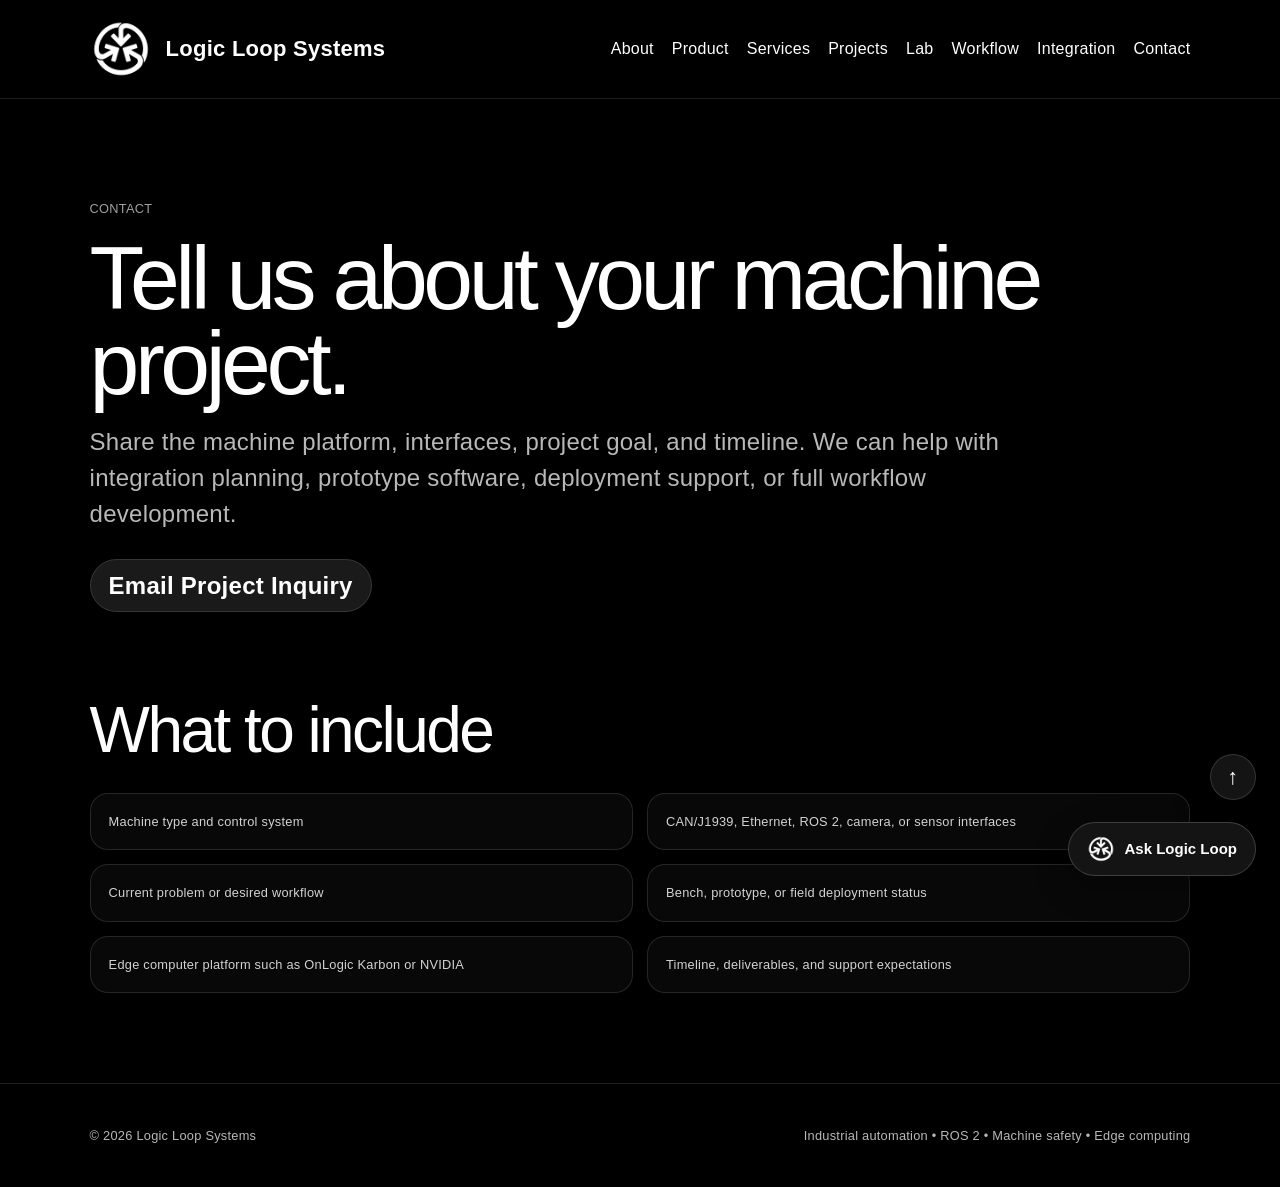
<file: contact.html>
<!DOCTYPE html>

<html data-wf-page="lls-page" data-wf-site="lls" lang="en"><head><meta charset="utf-8"/><title>Contact | Logic Loop Systems</title><meta content="width=device-width, initial-scale=1" name="viewport"/><meta content="Contact Logic Loop Systems for industrial automation, ROS 2, machine integration, and edge computing projects." name="description"/><meta content="Contact | Logic Loop Systems" property="og:title"/><meta content="Contact Logic Loop Systems for industrial automation, ROS 2, machine integration, and edge computing projects." property="og:description"/><meta content="website" property="og:type"/><link href="images/favicon-32x32.png" rel="icon" sizes="32x32" type="image/png"/><link href="css/normalize.css" rel="stylesheet"/><link href="css/webflow.css" rel="stylesheet"/><link href="css/logicloopsystems.webflow.css" rel="stylesheet"/><style>
:root{
  --bg:#000000;
  --panel:#101010;
  --panel2:#161616;
  --muted:rgba(255,255,255,.72);
  --line:rgba(255,255,255,.12);
  --accent:#ffffff;
}

*{
  box-sizing:border-box;
}

body{
  margin:0;
  background:#000;
  color:#fff;
  font-family:'Inter Tight',Arial,sans-serif;
}

a{
  color:inherit;
  text-decoration:none;
}

/* NAVBAR */

.page-nav{
  position:sticky;
  top:0;
  z-index:50;
  display:flex;
  align-items:center;
  justify-content:space-between;
  gap:24px;
  padding:18px 7vw;
  background:rgba(0,0,0,.85);
  backdrop-filter:blur(16px);
  border-bottom:1px solid var(--line);
}

.brand{
  display:flex;
  align-items:center;
  gap:14px;
  font-weight:800;
  font-size:22px;
}

.brand img{
  width:62px;
  height:62px;
  object-fit:contain;
}

.nav-links{
  display:flex;
  gap:24px;
  align-items:center;
  font-size:18px;
}

.nav-cta{
  border:1px solid var(--line);
  border-radius:999px;
  padding:12px 18px;
  background:#fff;
  color:#000;
  font-weight:800;
}

/* HERO */

.hero{
  padding:100px 7vw 48px;
  max-width:1280px;
  margin:auto;
}

.eyebrow{
  letter-spacing:.18em;
  text-transform:uppercase;
  color:#bdbdbd;
  font-size:13px;
  font-weight:800;
}

.hero h1{
  font-size:clamp(44px,7vw,96px);
  line-height:.95;
  margin:18px 0;
  letter-spacing:-.05em;
}

.hero p{
  font-size:clamp(18px,2vw,24px);
  color:var(--muted);
  line-height:1.5;
  max-width:920px;
}

/* CARDS */

.grid{
  display:grid;
  grid-template-columns:repeat(3,1fr);
  gap:18px;
  max-width:1280px;
  margin:28px auto;
  padding:0 7vw 80px;
}

.card{
  background:linear-gradient(
    180deg,
    rgba(255,255,255,.05),
    rgba(255,255,255,.02)
  );
  border:1px solid var(--line);
  border-radius:28px;
  padding:28px;
  min-height:260px;
  transition:.25s ease;
}

.card:hover{
  transform:translateY(-4px);
  border-color:rgba(255,255,255,.25);
}

.card img{
  width:54px;
  height:54px;
  object-fit:contain;
  margin-bottom:18px;
}

.card h2,
.card h3{
  font-size:26px;
  margin:0 0 12px;
  letter-spacing:-.02em;
}

.card p{
  color:var(--muted);
  line-height:1.55;
  font-size:16px;
  margin:0;
}

.tagrow{
  display:flex;
  flex-wrap:wrap;
  gap:10px;
  margin-top:18px;
}

.tag{
  border:1px solid var(--line);
  border-radius:999px;
  padding:8px 12px;
  color:rgba(255,255,255,.78);
  font-size:13px;
  background:rgba(255,255,255,.03);
}

/* SECTIONS */

.section{
  max-width:1280px;
  margin:0 auto;
  padding:40px 7vw 90px;
}

.section h2{
  font-size:clamp(34px,5vw,64px);
  letter-spacing:-.04em;
  margin:0 0 18px;
}

.section p{
  font-size:18px;
  line-height:1.55;
  color:var(--muted);
  max-width:880px;
}

.list{
  display:grid;
  grid-template-columns:repeat(2,1fr);
  gap:14px;
  margin-top:24px;
}

.list div{
  padding:18px;
  border:1px solid var(--line);
  border-radius:18px;
  background:rgba(255,255,255,.03);
  color:rgba(255,255,255,.82);
}

/* FOOTER */

.footer{
  padding:42px 7vw;
  border-top:1px solid var(--line);
  display:flex;
  justify-content:space-between;
  gap:20px;
  color:var(--muted);
  background:#000;
}

/* ASK LOGIC LOOP */

.lls-chat-widget{
  position:fixed;
  right:24px;
  bottom:24px;
  z-index:9999;
  font-family:'Inter Tight',Arial,sans-serif;
}

.lls-chat-toggle{
  display:flex;
  align-items:center;
  gap:10px;
  border:1px solid rgba(255,255,255,.18);
  background:#141414;
  color:#fff;
  border-radius:999px;
  padding:12px 18px;
  box-shadow:0 12px 32px rgba(0,0,0,.35);
  cursor:pointer;
  font-weight:700;
  font-size:15px;
}

.lls-chat-toggle:hover{
  background:#1d1d1d;
}

.lls-chat-toggle img{
  width:28px;
  height:28px;
  object-fit:contain;
  background:transparent;
}

/* MOBILE */

@media(max-width:900px){

  .grid{
    grid-template-columns:1fr;
  }

  .nav-links{
    display:none;
  }

  .brand img{
    width:48px;
    height:48px;
  }

  .list{
    grid-template-columns:1fr;
  }

  .footer{
    flex-direction:column;
  }

  .hero{
    padding-top:70px;
  }
}


/* v1.5.0 shared page polish */
.nav-links{gap:18px;font-size:16px;flex-wrap:wrap;justify-content:flex-end}.nav-cta{background:rgba(255,255,255,.10)!important;color:#fff!important;backdrop-filter:blur(14px);-webkit-backdrop-filter:blur(14px)}
.card img.ros-logo{width:120px;height:auto;max-height:54px;object-fit:contain}.lls-chat-panel{position:absolute;bottom:70px;right:0;width:380px;max-width:92vw;background:rgba(15,15,15,.94);backdrop-filter:blur(20px);-webkit-backdrop-filter:blur(20px);border:1px solid rgba(255,255,255,.12);border-radius:24px;overflow:hidden;opacity:0;visibility:hidden;transform:translateY(10px);transition:.25s ease;color:#fff}.lls-chat-widget.open .lls-chat-panel{opacity:1;visibility:visible;transform:translateY(0)}.lls-chat-header{display:flex;align-items:center;gap:12px;padding:16px 18px;border-bottom:1px solid rgba(255,255,255,.08);background:rgba(255,255,255,.04)}.lls-chat-header img{width:38px;height:38px}.lls-chat-title{font-weight:700;font-size:16px}.lls-chat-subtitle{font-size:12px;color:rgba(255,255,255,.65)}.lls-chat-close{margin-left:auto;background:none;border:none;color:#fff;cursor:pointer;font-size:22px}.lls-chat-form{display:flex;flex-direction:column;gap:10px;padding:18px}.lls-chat-form input,.lls-chat-form select,.lls-chat-form textarea{width:100%;border:1px solid rgba(255,255,255,.12);border-radius:12px;background:rgba(255,255,255,.05);color:#fff;padding:12px;font-size:14px}.lls-chat-form textarea{min-height:120px;resize:vertical}.lls-chat-form button{border:none;border-radius:12px;background:#fff;color:#000;padding:12px;font-weight:700;cursor:pointer}.lls-chat-status{font-size:12px;color:rgba(255,255,255,.65)}
@media(max-width:900px){.nav-links{display:none}.lls-chat-panel{width:92vw}}
</style></head><body><header class="page-nav"><a class="brand" href="index.html#hero"><img alt="Logic Loop Systems icon" src="images/logicloop_icon_white.png"/><span>Logic Loop Systems</span></a><nav class="nav-links"><a href="index.html#about">About</a><a href="index.html#product">Product</a><a href="index.html#services">Services</a><a href="index.html#projects">Projects</a><a href="index.html#lab">Lab</a><a href="index.html#workflow">Workflow</a><a href="index.html#integration">Integration</a><a href="index.html#contact">Contact</a></nav></header><main><section class="hero"><div class="scramble v1">CONTACT</div><h1>Tell us about your machine project.</h1><p>Share the machine platform, interfaces, project goal, and timeline. We can help with integration planning, prototype software, deployment support, or full workflow development.<br/><br/></p><p><a class="nav-cta" href="mailto:logicloopsystems@gmail.com?subject=Logic%20Loop%20Systems%20Project%20Inquiry&amp;body=Name:%0ACompany:%0AProject%20type:%0AMachine/platform:%0AInterfaces:%0ATimeline:%0AProject%20details:%0A">Email Project Inquiry</a></p></section><section class="section"><h2>What to include</h2><div class="list"><div>Machine type and control system</div><div>CAN/J1939, Ethernet, ROS 2, camera, or sensor interfaces</div><div>Current problem or desired workflow</div><div>Bench, prototype, or field deployment status</div><div>Edge computer platform such as OnLogic Karbon or NVIDIA</div><div>Timeline, deliverables, and support expectations</div></div></section></main><footer class="footer"><div>© 2026 Logic Loop Systems</div><div>Industrial automation • ROS 2 • Machine safety • Edge computing</div></footer>
<div class="lls-chat-widget" id="llsChatWidget">
<button class="lls-chat-toggle" id="llsChatToggle" type="button"><img alt="" src="images/logicloop_icon_white.png"/><span>Ask Logic Loop</span></button>
<div class="lls-chat-panel">
<div class="lls-chat-header"><img alt="" src="images/logicloop_icon_white.png"/><div><div class="lls-chat-title">Ask Logic Loop</div><div class="lls-chat-subtitle">Machine Integration • ROS 2 • Vision AI • CAN</div></div><button class="lls-chat-close" id="llsChatClose" type="button">×</button></div>
<form class="lls-chat-form" id="llsChatForm"><input name="name" placeholder="Your Name" required=""/><input name="email" placeholder="Email Address" required="" type="email"/><input name="company" placeholder="Company (Optional)"/><select name="project"><option>Machine Integration</option><option>ROS 2 Development</option><option>Vision AI</option><option>CAN / J1939</option><option>Remote Control</option><option>Other</option></select><textarea name="message" placeholder="Tell us about your project..." required=""></textarea><button type="submit">Create Email Draft</button><div class="lls-chat-status" id="llsChatStatus"></div></form>
</div>
</div>
<script id="lls-chatbot-script">
(function(){
const widget=document.getElementById('llsChatWidget');
const toggle=document.getElementById('llsChatToggle');
const close=document.getElementById('llsChatClose');
const form=document.getElementById('llsChatForm');
const status=document.getElementById('llsChatStatus');
if(!widget||!toggle||!form) return;
toggle.addEventListener('click',()=>{widget.classList.toggle('open');});
close&&close.addEventListener('click',()=>{widget.classList.remove('open');});
form.addEventListener('submit',function(e){
  e.preventDefault();
  const fd=new FormData(form);
  const subject='Website Inquiry - '+(fd.get('project')||'Logic Loop Systems');
  const body=`Name: ${fd.get('name')}
Email: ${fd.get('email')}
Company: ${fd.get('company')||'Not provided'}

Project Type:
${fd.get('project')}

Message:
${fd.get('message')}`;
  window.location.href='mailto:logicloopsystems@gmail.com?subject='+encodeURIComponent(subject)+'&body='+encodeURIComponent(body);
  if(status) status.textContent='Opening email draft...';
});
})();
</script>
<a class="back-to-top" href="index.html#hero" title="Back to home">↑</a>
<script id="lls-mobile-anchor-menu-fix">
(function(){
  function closeMobileMenu(){
    var openButton=document.querySelector('.navbar-mobile .w-nav-button.w--open');
    if(openButton){ openButton.click(); return; }

    document.querySelectorAll('.navbar-mobile .w--open').forEach(function(el){
      el.classList.remove('w--open');
    });
  }

  function scrollToTarget(hash){
    var target=document.querySelector(hash);
    if(!target) return;
    var top=target.getBoundingClientRect().top + window.pageYOffset;
    window.scrollTo({ top: top, behavior: 'auto' });
  }

  document.querySelectorAll('.navbar-mobile a[href^="#"], .wrapper-link-navbar a[href^="#"]').forEach(function(link){
    link.addEventListener('click',function(e){
      var hash=this.getAttribute('href');
      if(!hash || hash==='#') return;
      var target=document.querySelector(hash);
      if(!target) return;
      e.preventDefault();
      closeMobileMenu();
      window.location.hash=hash;
      setTimeout(function(){ scrollToTarget(hash); }, 35);
    });
  });
})();
</script>
</body></html>
</file>
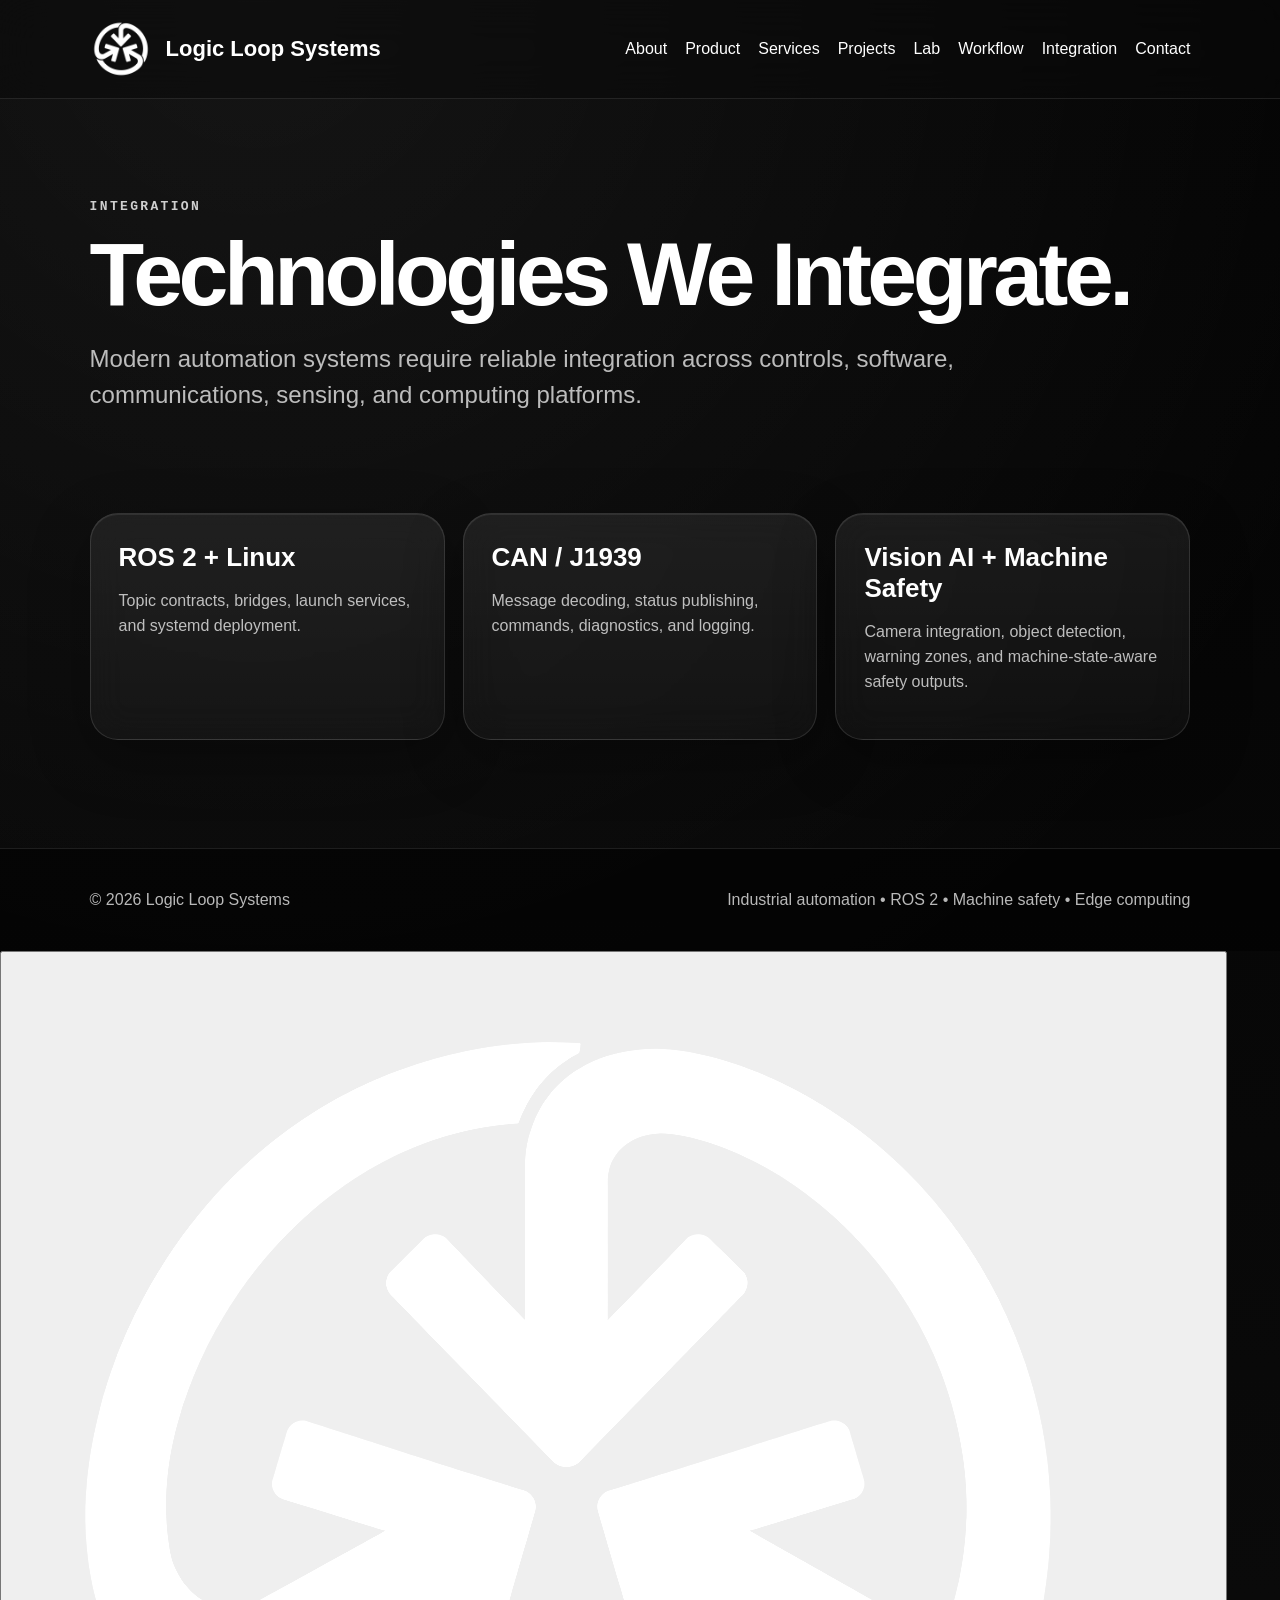
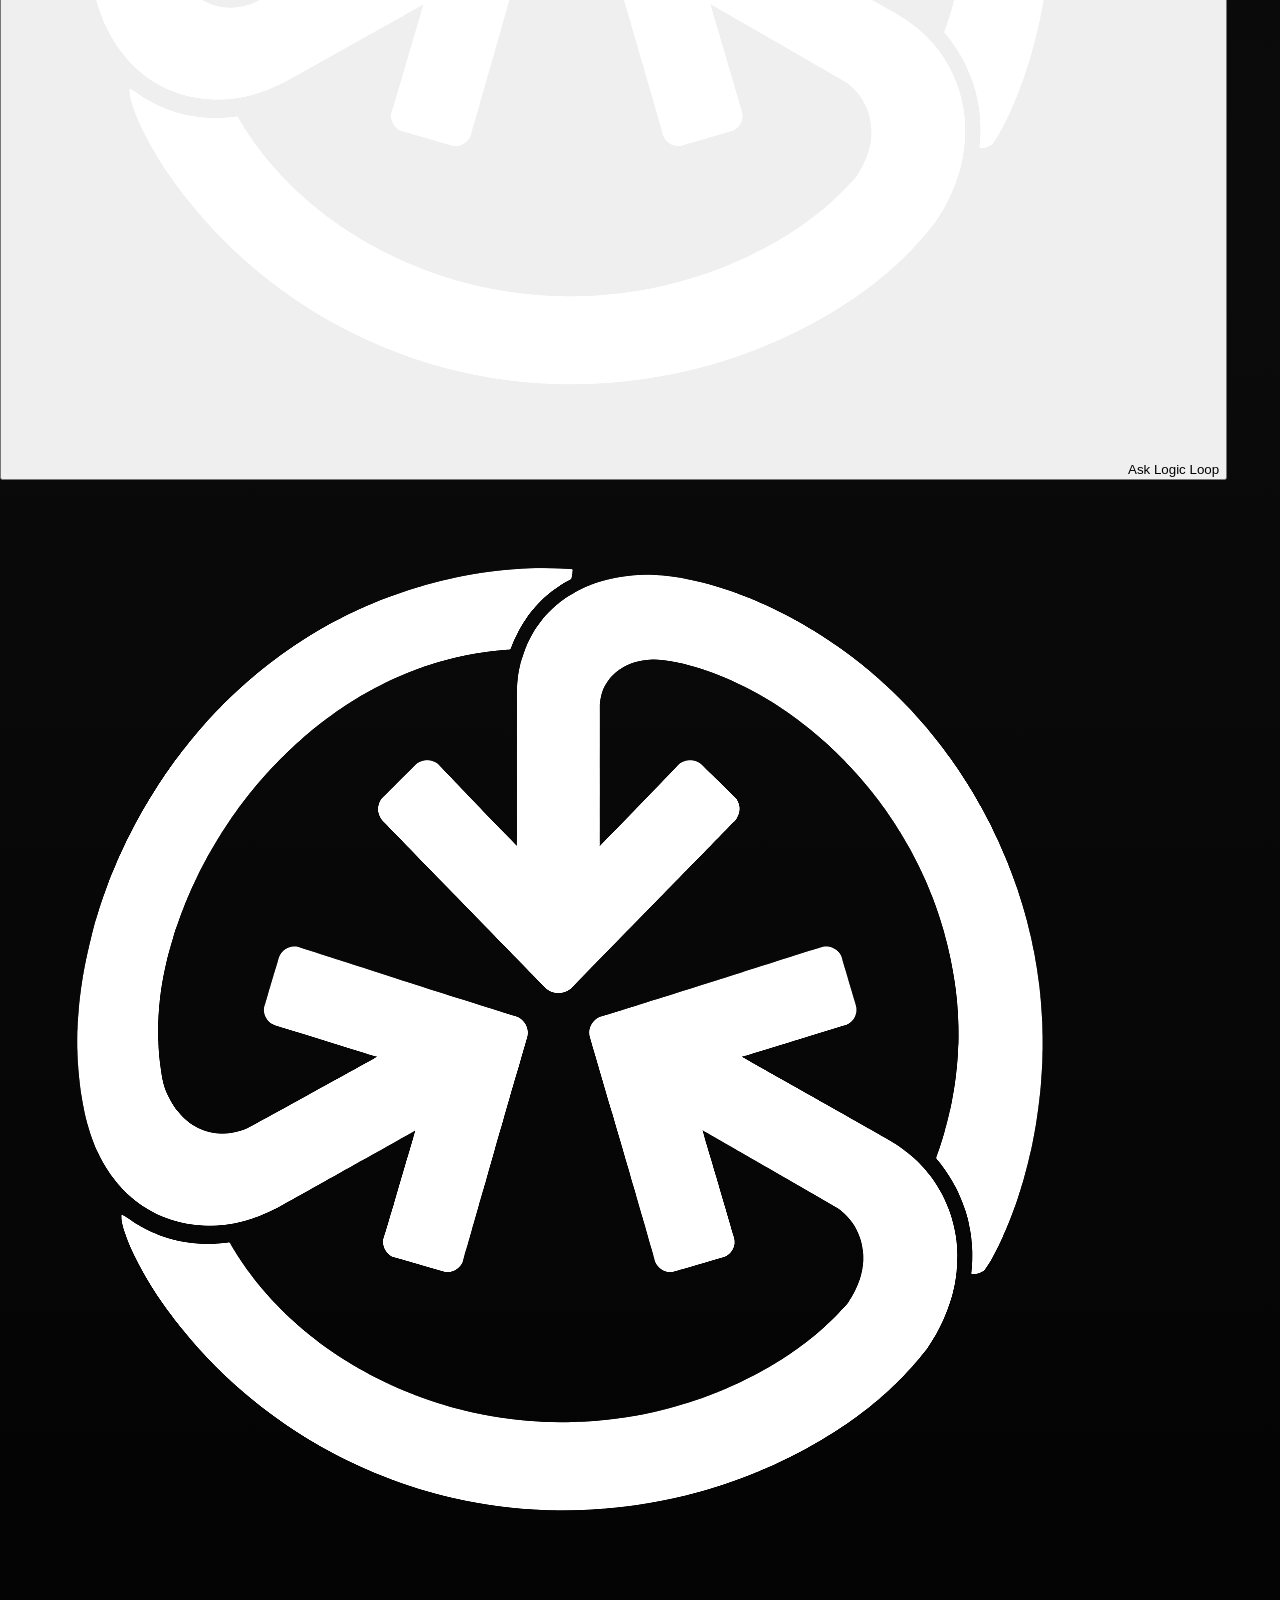
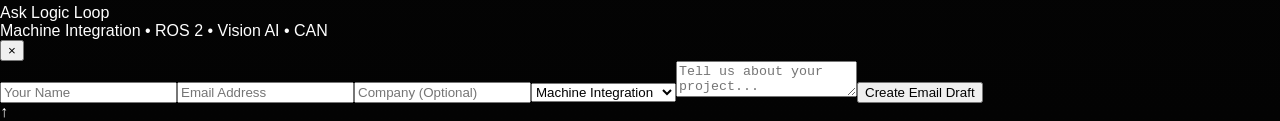
<file: integration.html>
<!DOCTYPE html>
<html lang="en"><head><meta charset="utf-8"/><title>Integration | Logic Loop Systems</title><meta content="width=device-width, initial-scale=1" name="viewport"/><link href="images/favicon-32x32.png" rel="icon" sizes="32x32" type="image/png"/><style>:root{--bg:#000;--panel:rgba(255,255,255,.055);--muted:rgba(255,255,255,.72);--line:rgba(255,255,255,.14)}*{box-sizing:border-box}body{margin:0;color:#fff;font-family:'Inter Tight',Arial,sans-serif;background:radial-gradient(circle at 20% 0%,rgba(255,255,255,.07),transparent 34%),linear-gradient(180deg,#030303,#0b0b0b 55%,#030303)}a{color:inherit;text-decoration:none}.page-nav{position:sticky;top:0;z-index:50;display:flex;align-items:center;justify-content:space-between;gap:24px;padding:18px 7vw;background:rgba(10,10,10,.52);backdrop-filter:blur(22px);-webkit-backdrop-filter:blur(22px);border-bottom:1px solid rgba(255,255,255,.10)}.brand{display:flex;align-items:center;gap:14px;font-weight:800;font-size:22px}.brand img{width:62px;height:62px;object-fit:contain}.nav-links{display:flex;gap:18px;align-items:center;font-size:16px;flex-wrap:wrap;justify-content:flex-end}.nav-cta{border:1px solid rgba(255,255,255,.16);border-radius:999px;padding:12px 18px;background:rgba(255,255,255,.10);color:#fff;font-weight:800}.hero{padding:100px 7vw 48px;max-width:1280px;margin:auto}.eyebrow{letter-spacing:.18em;text-transform:uppercase;color:#cfcfcf;font-size:13px;font-weight:800}.scramble{font-family:'IBM Plex Mono',monospace;letter-spacing:.18em;text-transform:uppercase;color:#cfcfcf;font-size:13px;font-weight:800}.hero h1{font-size:clamp(44px,7vw,96px);line-height:.95;margin:18px 0;letter-spacing:-.05em}.hero p{font-size:clamp(18px,2vw,24px);color:var(--muted);line-height:1.5;max-width:920px}.grid{display:grid;grid-template-columns:repeat(3,1fr);gap:18px;max-width:1280px;margin:28px auto;padding:0 7vw 80px}.card{background:linear-gradient(180deg,rgba(255,255,255,.075),rgba(255,255,255,.035));backdrop-filter:blur(18px);-webkit-backdrop-filter:blur(18px);border:1px solid rgba(255,255,255,.12);border-radius:28px;padding:28px;min-height:220px;box-shadow:0 18px 60px rgba(0,0,0,.30),inset 0 1px 0 rgba(255,255,255,.08)}.card h2{font-size:26px;margin:0 0 12px}.card p{color:var(--muted);line-height:1.55;font-size:16px}.footer{padding:42px 7vw;border-top:1px solid rgba(255,255,255,.10);display:flex;justify-content:space-between;gap:20px;color:var(--muted);background:rgba(0,0,0,.55)}@media(max-width:900px){.grid{grid-template-columns:1fr}.nav-links{display:none}.brand img{width:48px;height:48px}.footer{flex-direction:column}.hero{padding-top:70px}}</style></head><body><header class="page-nav"><a class="brand" href="index.html#hero"><img alt="Logic Loop Systems icon" src="images/logicloop_icon_white.png"/><span>Logic Loop Systems</span></a><nav class="nav-links"><a href="index.html#about">About</a><a href="index.html#product">Product</a><a href="index.html#services">Services</a><a href="index.html#projects">Projects</a><a href="index.html#lab">Lab</a><a href="index.html#workflow">Workflow</a><a href="index.html#integration">Integration</a><a href="index.html#contact">Contact</a></nav></header><main><section class="hero"><div class="scramble v1">INTEGRATION</div><h1>Technologies We Integrate.</h1><p>Modern automation systems require reliable integration across controls, software, communications, sensing, and computing platforms.</p></section><section class="grid"><article class="card"><h2>ROS 2 + Linux</h2><p>Topic contracts, bridges, launch services, and systemd deployment.</p></article><article class="card"><h2>CAN / J1939</h2><p>Message decoding, status publishing, commands, diagnostics, and logging.</p></article><article class="card"><h2>Vision AI + Machine Safety</h2><p>Camera integration, object detection, warning zones, and machine-state-aware safety outputs.</p></article></section></main><footer class="footer"><div>© 2026 Logic Loop Systems</div><div>Industrial automation • ROS 2 • Machine safety • Edge computing</div></footer>
<div class="lls-chat-widget" id="llsChatWidget">
<button class="lls-chat-toggle" id="llsChatToggle" type="button"><img alt="" src="images/logicloop_icon_white.png"/><span>Ask Logic Loop</span></button>
<div class="lls-chat-panel">
<div class="lls-chat-header"><img alt="" src="images/logicloop_icon_white.png"/><div><div class="lls-chat-title">Ask Logic Loop</div><div class="lls-chat-subtitle">Machine Integration • ROS 2 • Vision AI • CAN</div></div><button class="lls-chat-close" id="llsChatClose" type="button">×</button></div>
<form class="lls-chat-form" id="llsChatForm"><input name="name" placeholder="Your Name" required=""/><input name="email" placeholder="Email Address" required="" type="email"/><input name="company" placeholder="Company (Optional)"/><select name="project"><option>Machine Integration</option><option>ROS 2 Development</option><option>Vision AI</option><option>CAN / J1939</option><option>Remote Control</option><option>Other</option></select><textarea name="message" placeholder="Tell us about your project..." required=""></textarea><button type="submit">Create Email Draft</button><div class="lls-chat-status" id="llsChatStatus"></div></form>
</div>
</div>
<script id="lls-chatbot-script">
(function(){
const widget=document.getElementById('llsChatWidget');
const toggle=document.getElementById('llsChatToggle');
const close=document.getElementById('llsChatClose');
const form=document.getElementById('llsChatForm');
const status=document.getElementById('llsChatStatus');
if(!widget||!toggle||!form) return;
toggle.addEventListener('click',()=>{widget.classList.toggle('open');});
close&&close.addEventListener('click',()=>{widget.classList.remove('open');});
form.addEventListener('submit',function(e){
  e.preventDefault();
  const fd=new FormData(form);
  const subject='Website Inquiry - '+(fd.get('project')||'Logic Loop Systems');
  const body=`Name: ${fd.get('name')}
Email: ${fd.get('email')}
Company: ${fd.get('company')||'Not provided'}

Project Type:
${fd.get('project')}

Message:
${fd.get('message')}`;
  window.location.href='mailto:logicloopsystems@gmail.com?subject='+encodeURIComponent(subject)+'&body='+encodeURIComponent(body);
  if(status) status.textContent='Opening email draft...';
});
})();
</script>
<a class="back-to-top" href="index.html#hero" title="Back to home">↑</a>
<script id="lls-mobile-anchor-menu-fix">
(function(){
  function closeMobileMenu(){
    var openButton=document.querySelector('.navbar-mobile .w-nav-button.w--open');
    if(openButton){ openButton.click(); return; }

    document.querySelectorAll('.navbar-mobile .w--open').forEach(function(el){
      el.classList.remove('w--open');
    });
  }

  function scrollToTarget(hash){
    var target=document.querySelector(hash);
    if(!target) return;
    var top=target.getBoundingClientRect().top + window.pageYOffset;
    window.scrollTo({ top: top, behavior: 'auto' });
  }

  document.querySelectorAll('.navbar-mobile a[href^="#"], .wrapper-link-navbar a[href^="#"]').forEach(function(link){
    link.addEventListener('click',function(e){
      var hash=this.getAttribute('href');
      if(!hash || hash==='#') return;
      var target=document.querySelector(hash);
      if(!target) return;
      e.preventDefault();
      closeMobileMenu();
      window.location.hash=hash;
      setTimeout(function(){ scrollToTarget(hash); }, 35);
    });
  });
})();
</script>
</body></html>
</file>
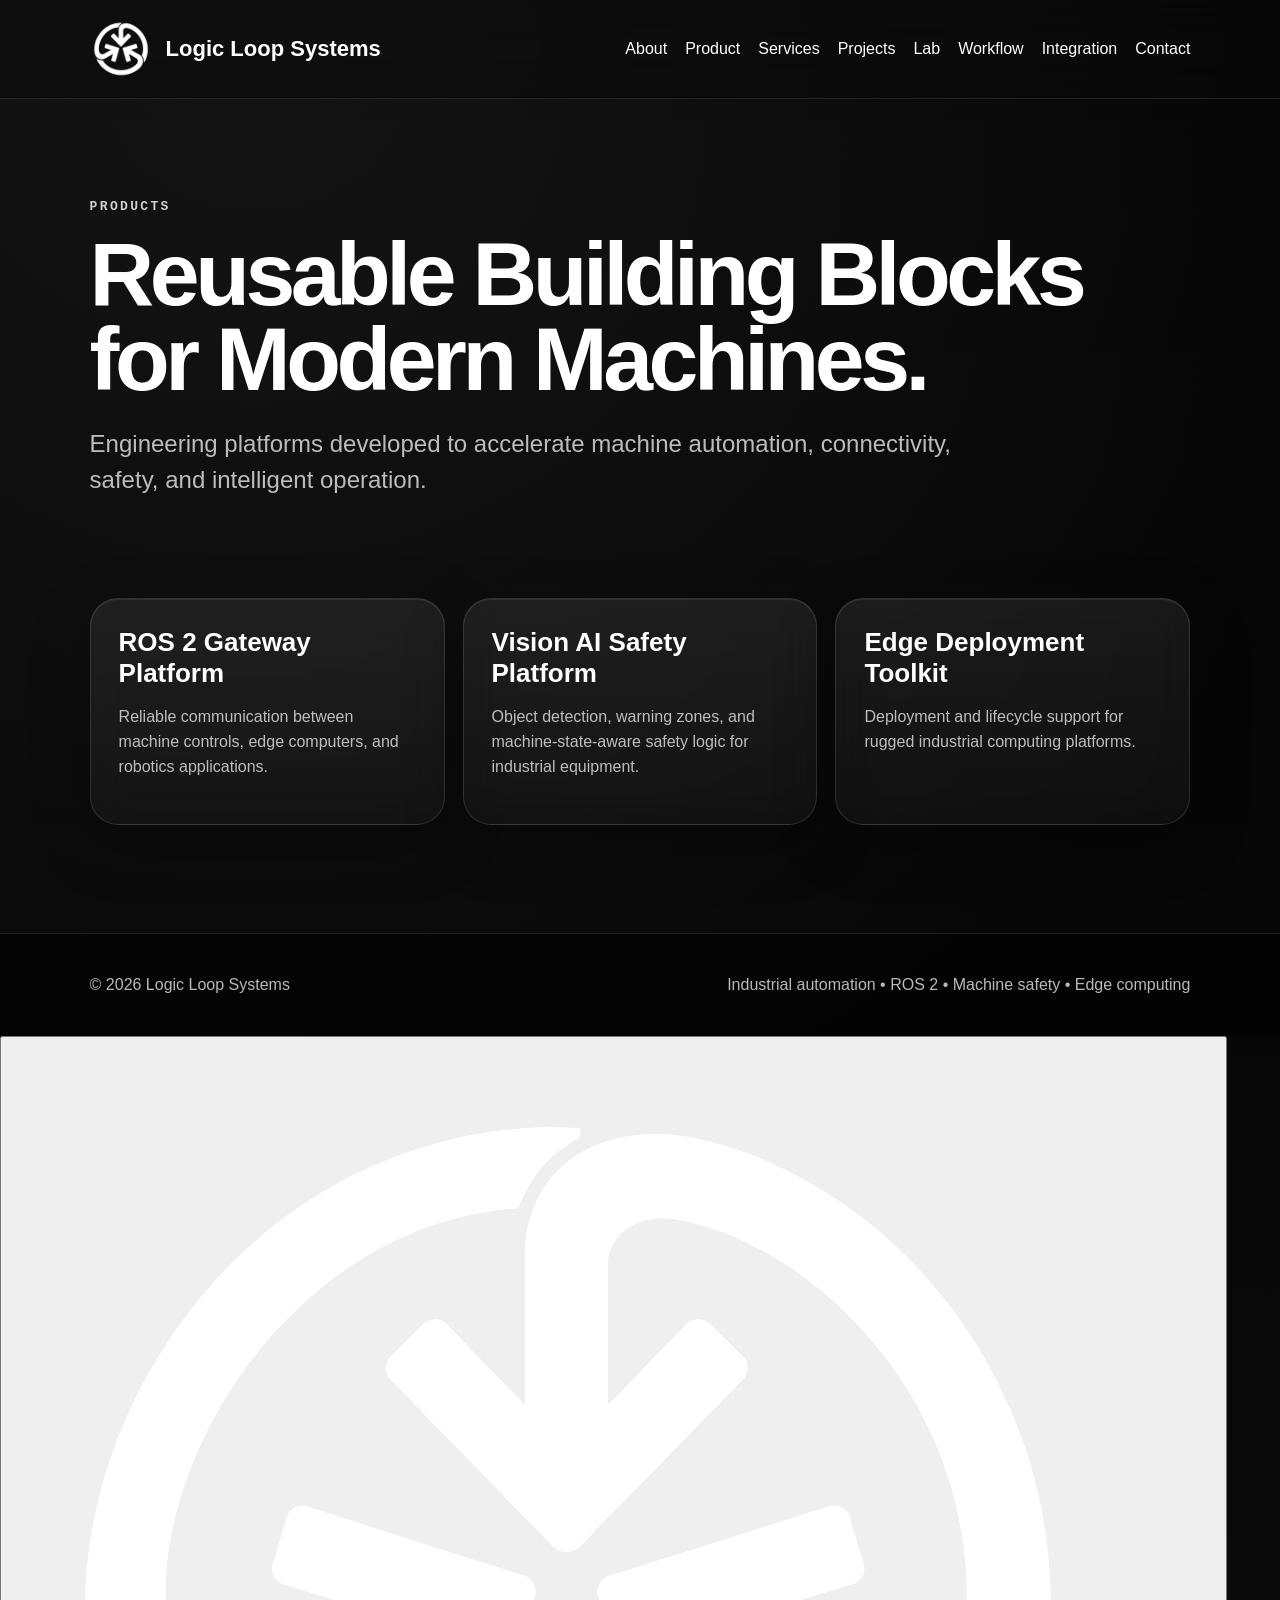
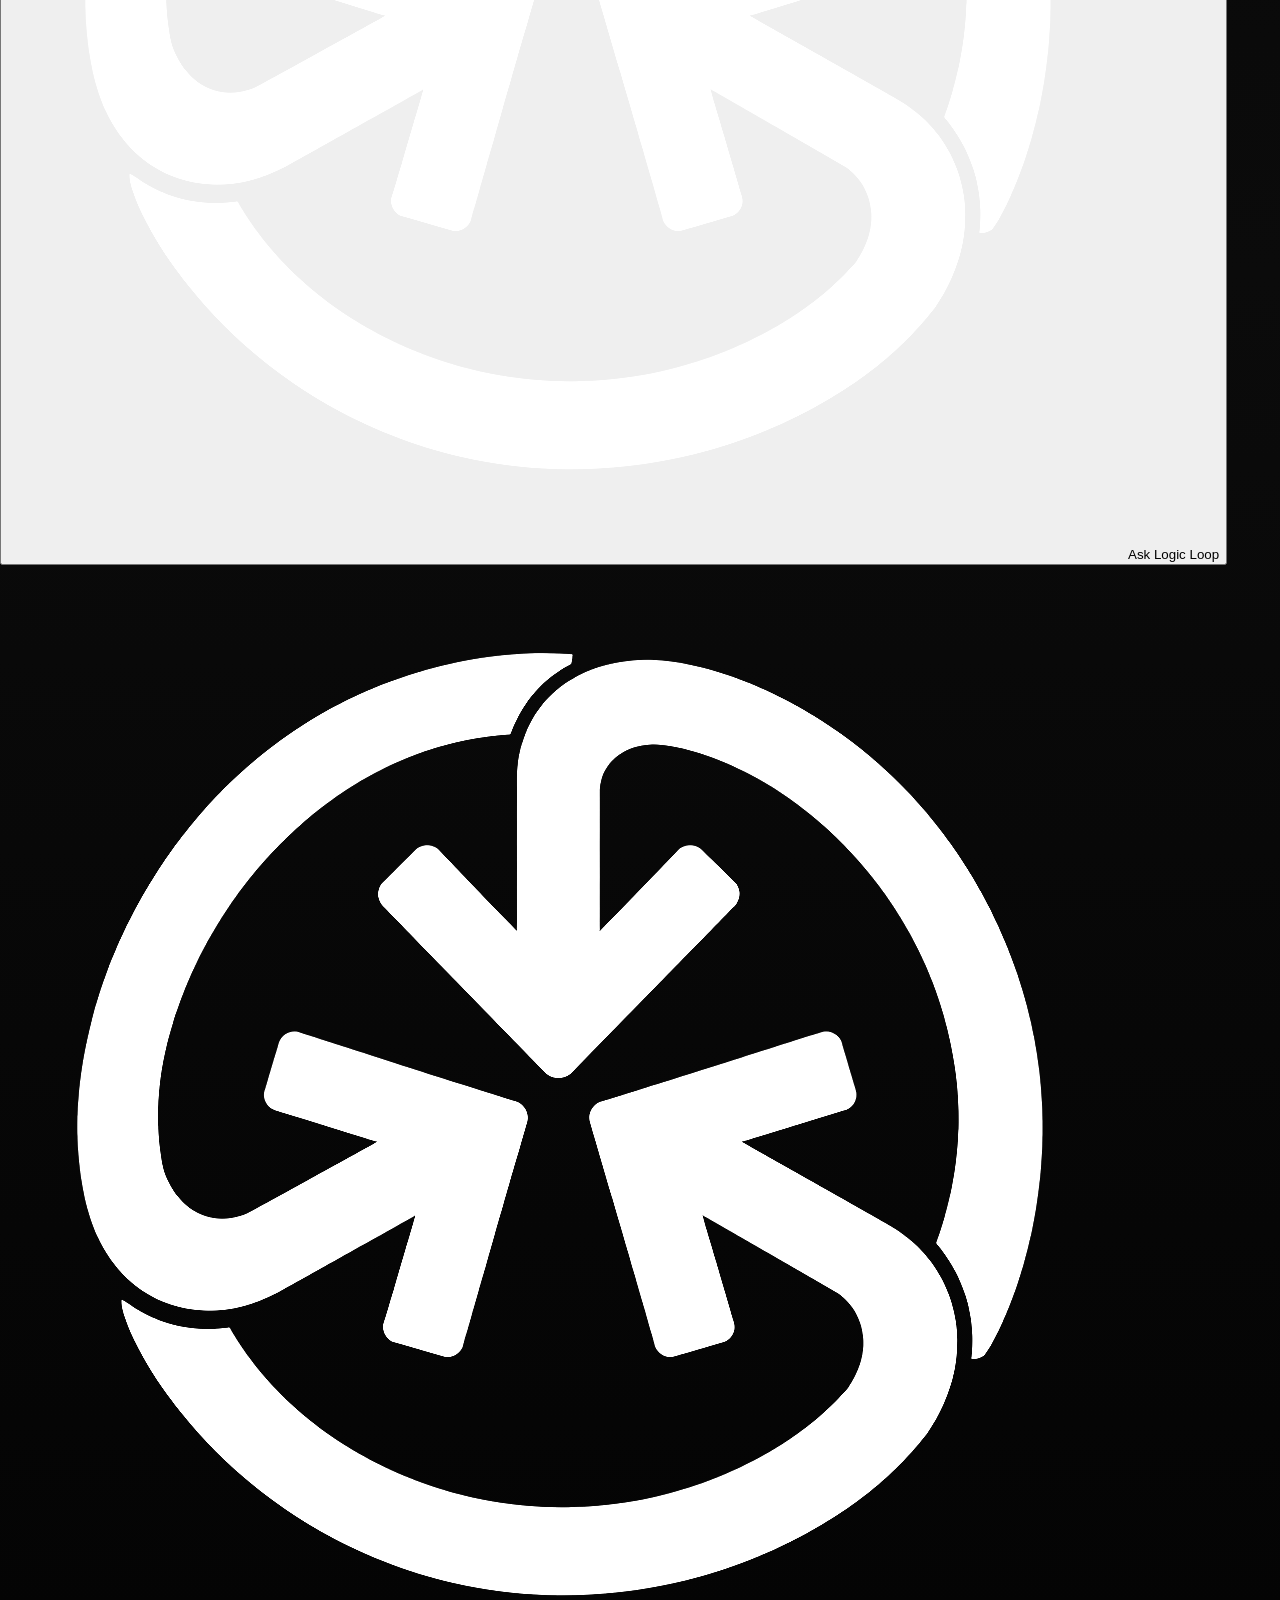
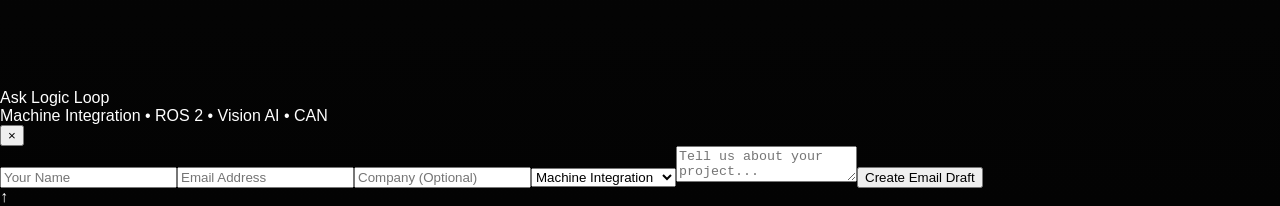
<file: product.html>
<!DOCTYPE html>
<html lang="en"><head><meta charset="utf-8"/><title>Product | Logic Loop Systems</title><meta content="width=device-width, initial-scale=1" name="viewport"/><link href="images/favicon-32x32.png" rel="icon" sizes="32x32" type="image/png"/><style>:root{--bg:#000;--panel:rgba(255,255,255,.055);--muted:rgba(255,255,255,.72);--line:rgba(255,255,255,.14)}*{box-sizing:border-box}body{margin:0;color:#fff;font-family:'Inter Tight',Arial,sans-serif;background:radial-gradient(circle at 20% 0%,rgba(255,255,255,.07),transparent 34%),linear-gradient(180deg,#030303,#0b0b0b 55%,#030303)}a{color:inherit;text-decoration:none}.page-nav{position:sticky;top:0;z-index:50;display:flex;align-items:center;justify-content:space-between;gap:24px;padding:18px 7vw;background:rgba(10,10,10,.52);backdrop-filter:blur(22px);-webkit-backdrop-filter:blur(22px);border-bottom:1px solid rgba(255,255,255,.10)}.brand{display:flex;align-items:center;gap:14px;font-weight:800;font-size:22px}.brand img{width:62px;height:62px;object-fit:contain}.nav-links{display:flex;gap:18px;align-items:center;font-size:16px;flex-wrap:wrap;justify-content:flex-end}.nav-cta{border:1px solid rgba(255,255,255,.16);border-radius:999px;padding:12px 18px;background:rgba(255,255,255,.10);color:#fff;font-weight:800}.hero{padding:100px 7vw 48px;max-width:1280px;margin:auto}.eyebrow{letter-spacing:.18em;text-transform:uppercase;color:#cfcfcf;font-size:13px;font-weight:800}.scramble{font-family:'IBM Plex Mono',monospace;letter-spacing:.18em;text-transform:uppercase;color:#cfcfcf;font-size:13px;font-weight:800}.hero h1{font-size:clamp(44px,7vw,96px);line-height:.95;margin:18px 0;letter-spacing:-.05em}.hero p{font-size:clamp(18px,2vw,24px);color:var(--muted);line-height:1.5;max-width:920px}.grid{display:grid;grid-template-columns:repeat(3,1fr);gap:18px;max-width:1280px;margin:28px auto;padding:0 7vw 80px}.card{background:linear-gradient(180deg,rgba(255,255,255,.075),rgba(255,255,255,.035));backdrop-filter:blur(18px);-webkit-backdrop-filter:blur(18px);border:1px solid rgba(255,255,255,.12);border-radius:28px;padding:28px;min-height:220px;box-shadow:0 18px 60px rgba(0,0,0,.30),inset 0 1px 0 rgba(255,255,255,.08)}.card h2{font-size:26px;margin:0 0 12px}.card p{color:var(--muted);line-height:1.55;font-size:16px}.footer{padding:42px 7vw;border-top:1px solid rgba(255,255,255,.10);display:flex;justify-content:space-between;gap:20px;color:var(--muted);background:rgba(0,0,0,.55)}@media(max-width:900px){.grid{grid-template-columns:1fr}.nav-links{display:none}.brand img{width:48px;height:48px}.footer{flex-direction:column}.hero{padding-top:70px}}</style></head><body><header class="page-nav"><a class="brand" href="index.html#hero"><img alt="Logic Loop Systems icon" src="images/logicloop_icon_white.png"/><span>Logic Loop Systems</span></a><nav class="nav-links"><a href="index.html#about">About</a><a href="index.html#product">Product</a><a href="index.html#services">Services</a><a href="index.html#projects">Projects</a><a href="index.html#lab">Lab</a><a href="index.html#workflow">Workflow</a><a href="index.html#integration">Integration</a><a href="index.html#contact">Contact</a></nav></header><main><section class="hero"><div class="scramble v1">PRODUCTS</div><h1>Reusable Building Blocks for Modern Machines.</h1><p>Engineering platforms developed to accelerate machine automation, connectivity, safety, and intelligent operation.</p></section><section class="grid"><article class="card"><h2>ROS 2 Gateway Platform</h2><p>Reliable communication between machine controls, edge computers, and robotics applications.</p></article><article class="card"><h2>Vision AI Safety Platform</h2><p>Object detection, warning zones, and machine-state-aware safety logic for industrial equipment.</p></article><article class="card"><h2>Edge Deployment Toolkit</h2><p>Deployment and lifecycle support for rugged industrial computing platforms.</p></article></section></main><footer class="footer"><div>© 2026 Logic Loop Systems</div><div>Industrial automation • ROS 2 • Machine safety • Edge computing</div></footer>
<div class="lls-chat-widget" id="llsChatWidget">
<button class="lls-chat-toggle" id="llsChatToggle" type="button"><img alt="" src="images/logicloop_icon_white.png"/><span>Ask Logic Loop</span></button>
<div class="lls-chat-panel">
<div class="lls-chat-header"><img alt="" src="images/logicloop_icon_white.png"/><div><div class="lls-chat-title">Ask Logic Loop</div><div class="lls-chat-subtitle">Machine Integration • ROS 2 • Vision AI • CAN</div></div><button class="lls-chat-close" id="llsChatClose" type="button">×</button></div>
<form class="lls-chat-form" id="llsChatForm"><input name="name" placeholder="Your Name" required=""/><input name="email" placeholder="Email Address" required="" type="email"/><input name="company" placeholder="Company (Optional)"/><select name="project"><option>Machine Integration</option><option>ROS 2 Development</option><option>Vision AI</option><option>CAN / J1939</option><option>Remote Control</option><option>Other</option></select><textarea name="message" placeholder="Tell us about your project..." required=""></textarea><button type="submit">Create Email Draft</button><div class="lls-chat-status" id="llsChatStatus"></div></form>
</div>
</div>
<script id="lls-chatbot-script">
(function(){
const widget=document.getElementById('llsChatWidget');
const toggle=document.getElementById('llsChatToggle');
const close=document.getElementById('llsChatClose');
const form=document.getElementById('llsChatForm');
const status=document.getElementById('llsChatStatus');
if(!widget||!toggle||!form) return;
toggle.addEventListener('click',()=>{widget.classList.toggle('open');});
close&&close.addEventListener('click',()=>{widget.classList.remove('open');});
form.addEventListener('submit',function(e){
  e.preventDefault();
  const fd=new FormData(form);
  const subject='Website Inquiry - '+(fd.get('project')||'Logic Loop Systems');
  const body=`Name: ${fd.get('name')}
Email: ${fd.get('email')}
Company: ${fd.get('company')||'Not provided'}

Project Type:
${fd.get('project')}

Message:
${fd.get('message')}`;
  window.location.href='mailto:logicloopsystems@gmail.com?subject='+encodeURIComponent(subject)+'&body='+encodeURIComponent(body);
  if(status) status.textContent='Opening email draft...';
});
})();
</script>
<a class="back-to-top" href="index.html#hero" title="Back to home">↑</a>
<script id="lls-mobile-anchor-menu-fix">
(function(){
  function closeMobileMenu(){
    var openButton=document.querySelector('.navbar-mobile .w-nav-button.w--open');
    if(openButton){ openButton.click(); return; }

    document.querySelectorAll('.navbar-mobile .w--open').forEach(function(el){
      el.classList.remove('w--open');
    });
  }

  function scrollToTarget(hash){
    var target=document.querySelector(hash);
    if(!target) return;
    var top=target.getBoundingClientRect().top + window.pageYOffset;
    window.scrollTo({ top: top, behavior: 'auto' });
  }

  document.querySelectorAll('.navbar-mobile a[href^="#"], .wrapper-link-navbar a[href^="#"]').forEach(function(link){
    link.addEventListener('click',function(e){
      var hash=this.getAttribute('href');
      if(!hash || hash==='#') return;
      var target=document.querySelector(hash);
      if(!target) return;
      e.preventDefault();
      closeMobileMenu();
      window.location.hash=hash;
      setTimeout(function(){ scrollToTarget(hash); }, 35);
    });
  });
})();
</script>
</body></html>
</file>
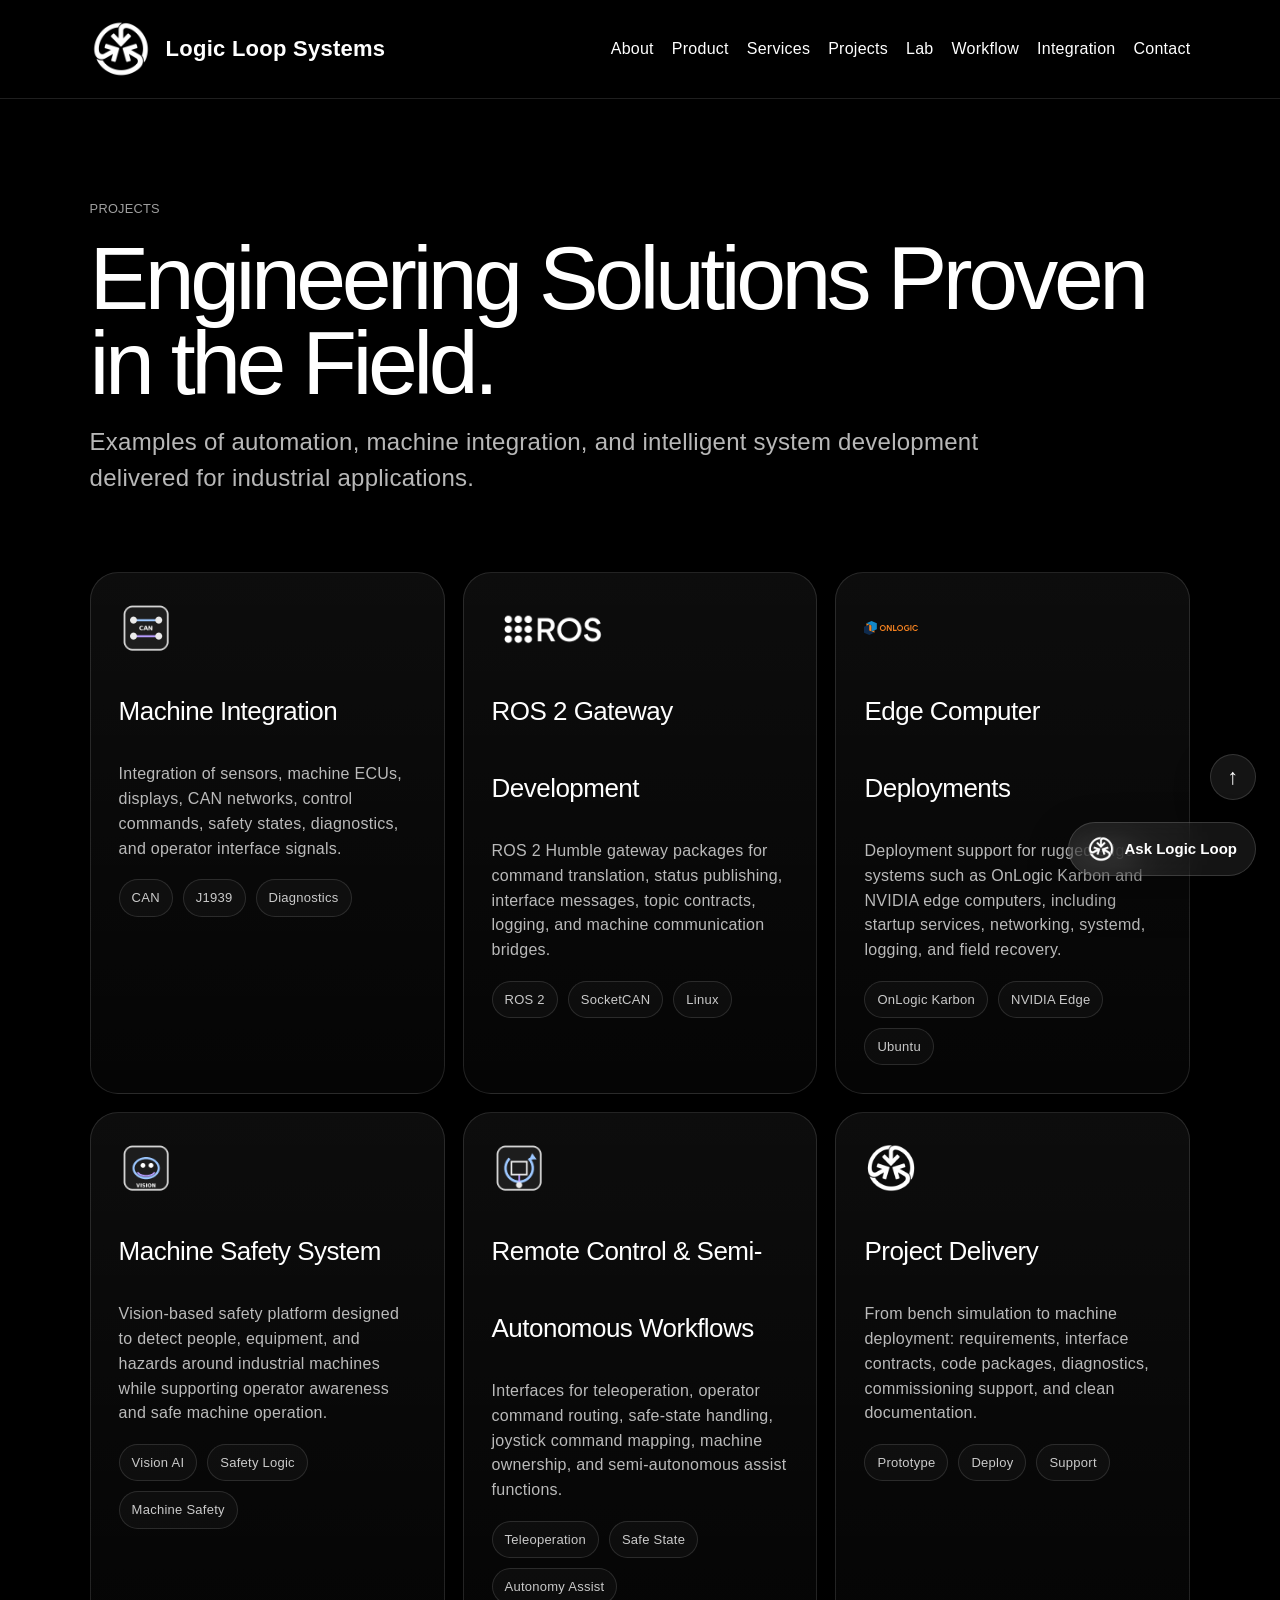
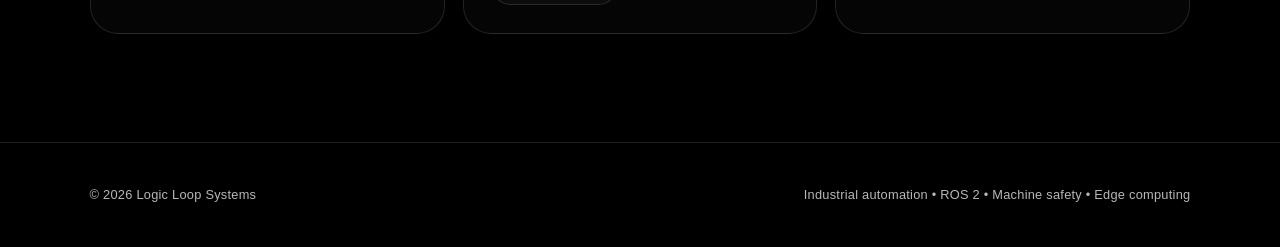
<file: projects.html>
<!DOCTYPE html>

<html data-wf-page="lls-page" data-wf-site="lls" lang="en"><head><meta charset="utf-8"/><title>Projects | Logic Loop Systems</title><meta content="width=device-width, initial-scale=1" name="viewport"/><meta content="Machine integration, ROS 2 gateway development, edge deployments, Vision AI safety applications, and remote control projects." name="description"/><meta content="Projects | Logic Loop Systems" property="og:title"/><meta content="Machine integration, ROS 2 gateway development, edge deployments, Vision AI safety applications, and remote control projects." property="og:description"/><meta content="website" property="og:type"/><link href="images/favicon-32x32.png" rel="icon" sizes="32x32" type="image/png"/><link href="css/normalize.css" rel="stylesheet"/><link href="css/webflow.css" rel="stylesheet"/><link href="css/logicloopsystems.webflow.css" rel="stylesheet"/><style>
:root{
  --bg:#000000;
  --panel:#101010;
  --panel2:#161616;
  --muted:rgba(255,255,255,.72);
  --line:rgba(255,255,255,.12);
  --accent:#ffffff;
}

*{
  box-sizing:border-box;
}

body{
  margin:0;
  background:#000;
  color:#fff;
  font-family:'Inter Tight',Arial,sans-serif;
}

a{
  color:inherit;
  text-decoration:none;
}

/* NAVBAR */

.page-nav{
  position:sticky;
  top:0;
  z-index:50;
  display:flex;
  align-items:center;
  justify-content:space-between;
  gap:24px;
  padding:18px 7vw;
  background:rgba(0,0,0,.85);
  backdrop-filter:blur(16px);
  border-bottom:1px solid var(--line);
}

.brand{
  display:flex;
  align-items:center;
  gap:14px;
  font-weight:800;
  font-size:22px;
}

.brand img{
  width:62px;
  height:62px;
  object-fit:contain;
}

.nav-links{
  display:flex;
  gap:24px;
  align-items:center;
  font-size:18px;
}

.nav-cta{
  border:1px solid var(--line);
  border-radius:999px;
  padding:12px 18px;
  background:#fff;
  color:#000;
  font-weight:800;
}

/* HERO */

.hero{
  padding:100px 7vw 48px;
  max-width:1280px;
  margin:auto;
}

.eyebrow{
  letter-spacing:.18em;
  text-transform:uppercase;
  color:#bdbdbd;
  font-size:13px;
  font-weight:800;
}

.hero h1{
  font-size:clamp(44px,7vw,96px);
  line-height:.95;
  margin:18px 0;
  letter-spacing:-.05em;
}

.hero p{
  font-size:clamp(18px,2vw,24px);
  color:var(--muted);
  line-height:1.5;
  max-width:920px;
}

/* CARDS */

.grid{
  display:grid;
  grid-template-columns:repeat(3,1fr);
  gap:18px;
  max-width:1280px;
  margin:28px auto;
  padding:0 7vw 80px;
}

.card{
  background:linear-gradient(
    180deg,
    rgba(255,255,255,.05),
    rgba(255,255,255,.02)
  );
  border:1px solid var(--line);
  border-radius:28px;
  padding:28px;
  min-height:260px;
  transition:.25s ease;
}

.card:hover{
  transform:translateY(-4px);
  border-color:rgba(255,255,255,.25);
}

.card img{
  width:54px;
  height:54px;
  object-fit:contain;
  margin-bottom:18px;
}

.card h2,
.card h3{
  font-size:26px;
  margin:0 0 12px;
  letter-spacing:-.02em;
}

.card p{
  color:var(--muted);
  line-height:1.55;
  font-size:16px;
  margin:0;
}

.tagrow{
  display:flex;
  flex-wrap:wrap;
  gap:10px;
  margin-top:18px;
}

.tag{
  border:1px solid var(--line);
  border-radius:999px;
  padding:8px 12px;
  color:rgba(255,255,255,.78);
  font-size:13px;
  background:rgba(255,255,255,.03);
}

/* SECTIONS */

.section{
  max-width:1280px;
  margin:0 auto;
  padding:40px 7vw 90px;
}

.section h2{
  font-size:clamp(34px,5vw,64px);
  letter-spacing:-.04em;
  margin:0 0 18px;
}

.section p{
  font-size:18px;
  line-height:1.55;
  color:var(--muted);
  max-width:880px;
}

.list{
  display:grid;
  grid-template-columns:repeat(2,1fr);
  gap:14px;
  margin-top:24px;
}

.list div{
  padding:18px;
  border:1px solid var(--line);
  border-radius:18px;
  background:rgba(255,255,255,.03);
  color:rgba(255,255,255,.82);
}

/* FOOTER */

.footer{
  padding:42px 7vw;
  border-top:1px solid var(--line);
  display:flex;
  justify-content:space-between;
  gap:20px;
  color:var(--muted);
  background:#000;
}

/* ASK LOGIC LOOP */

.lls-chat-widget{
  position:fixed;
  right:24px;
  bottom:24px;
  z-index:9999;
  font-family:'Inter Tight',Arial,sans-serif;
}

.lls-chat-toggle{
  display:flex;
  align-items:center;
  gap:10px;
  border:1px solid rgba(255,255,255,.18);
  background:#141414;
  color:#fff;
  border-radius:999px;
  padding:12px 18px;
  box-shadow:0 12px 32px rgba(0,0,0,.35);
  cursor:pointer;
  font-weight:700;
  font-size:15px;
}

.lls-chat-toggle:hover{
  background:#1d1d1d;
}

.lls-chat-toggle img{
  width:28px;
  height:28px;
  object-fit:contain;
  background:transparent;
}

/* MOBILE */

@media(max-width:900px){

  .grid{
    grid-template-columns:1fr;
  }

  .nav-links{
    display:none;
  }

  .brand img{
    width:48px;
    height:48px;
  }

  .list{
    grid-template-columns:1fr;
  }

  .footer{
    flex-direction:column;
  }

  .hero{
    padding-top:70px;
  }
}


/* v1.5.0 shared page polish */
.nav-links{gap:18px;font-size:16px;flex-wrap:wrap;justify-content:flex-end}.nav-cta{background:rgba(255,255,255,.10)!important;color:#fff!important;backdrop-filter:blur(14px);-webkit-backdrop-filter:blur(14px)}
.card img.ros-logo{width:120px;height:auto;max-height:54px;object-fit:contain}.lls-chat-panel{position:absolute;bottom:70px;right:0;width:380px;max-width:92vw;background:rgba(15,15,15,.94);backdrop-filter:blur(20px);-webkit-backdrop-filter:blur(20px);border:1px solid rgba(255,255,255,.12);border-radius:24px;overflow:hidden;opacity:0;visibility:hidden;transform:translateY(10px);transition:.25s ease;color:#fff}.lls-chat-widget.open .lls-chat-panel{opacity:1;visibility:visible;transform:translateY(0)}.lls-chat-header{display:flex;align-items:center;gap:12px;padding:16px 18px;border-bottom:1px solid rgba(255,255,255,.08);background:rgba(255,255,255,.04)}.lls-chat-header img{width:38px;height:38px}.lls-chat-title{font-weight:700;font-size:16px}.lls-chat-subtitle{font-size:12px;color:rgba(255,255,255,.65)}.lls-chat-close{margin-left:auto;background:none;border:none;color:#fff;cursor:pointer;font-size:22px}.lls-chat-form{display:flex;flex-direction:column;gap:10px;padding:18px}.lls-chat-form input,.lls-chat-form select,.lls-chat-form textarea{width:100%;border:1px solid rgba(255,255,255,.12);border-radius:12px;background:rgba(255,255,255,.05);color:#fff;padding:12px;font-size:14px}.lls-chat-form textarea{min-height:120px;resize:vertical}.lls-chat-form button{border:none;border-radius:12px;background:#fff;color:#000;padding:12px;font-weight:700;cursor:pointer}.lls-chat-status{font-size:12px;color:rgba(255,255,255,.65)}
@media(max-width:900px){.nav-links{display:none}.lls-chat-panel{width:92vw}}
</style></head><body><header class="page-nav"><a class="brand" href="index.html#hero"><img alt="Logic Loop Systems icon" src="images/logicloop_icon_white.png"/><span>Logic Loop Systems</span></a><nav class="nav-links"><a href="index.html#about">About</a><a href="index.html#product">Product</a><a href="index.html#services">Services</a><a href="index.html#projects">Projects</a><a href="index.html#lab">Lab</a><a href="index.html#workflow">Workflow</a><a href="index.html#integration">Integration</a><a href="index.html#contact">Contact</a></nav></header><main><section class="hero"><div class="scramble v1">PROJECTS</div><h1>Engineering Solutions Proven in the Field.</h1><p>Examples of automation, machine integration, and intelligent system development delivered for industrial applications.</p></section><section class="grid">
<article class="card"><img alt="CAN icon" src="images/icon-can.png"/><h2>Machine Integration</h2><p>Integration of sensors, machine ECUs, displays, CAN networks, control commands, safety states, diagnostics, and operator interface signals.</p><div class="tagrow"><span class="tag">CAN</span><span class="tag">J1939</span><span class="tag">Diagnostics</span></div></article>
<article class="card"><img alt="ROS 2 icon" class="ros-logo" src="images/ros2.png"/><h2>ROS 2 Gateway Development</h2><p>ROS 2 Humble gateway packages for command translation, status publishing, interface messages, topic contracts, logging, and machine communication bridges.</p><div class="tagrow"><span class="tag">ROS 2</span><span class="tag">SocketCAN</span><span class="tag">Linux</span></div></article>
<article class="card"><img alt="OnLogic icon" src="images/tech-onlogic.svg"/><h2>Edge Computer Deployments</h2><p>Deployment support for rugged edge systems such as OnLogic Karbon and NVIDIA edge computers, including startup services, networking, systemd, logging, and field recovery.</p><div class="tagrow"><span class="tag">OnLogic Karbon</span><span class="tag">NVIDIA Edge</span><span class="tag">Ubuntu</span></div></article>
<article class="card"><img alt="Vision AI icon" src="images/icon-vision-ai.png"/><h2>Machine Safety System</h2><p>Vision-based safety platform designed to detect people, equipment, and hazards around industrial machines while supporting operator awareness and safe machine operation.</p><div class="tagrow"><span class="tag">Vision AI</span><span class="tag">Safety Logic</span><span class="tag">Machine Safety</span></div></article>
<article class="card"><img alt="Remote control icon" src="images/icon-remote-control.png"/><h2>Remote Control &amp; Semi-Autonomous Workflows</h2><p>Interfaces for teleoperation, operator command routing, safe-state handling, joystick command mapping, machine ownership, and semi-autonomous assist functions.</p><div class="tagrow"><span class="tag">Teleoperation</span><span class="tag">Safe State</span><span class="tag">Autonomy Assist</span></div></article>
<article class="card"><img alt="Logic Loop icon" src="images/logicloop_icon_white.png"/><h2>Project Delivery</h2><p>From bench simulation to machine deployment: requirements, interface contracts, code packages, diagnostics, commissioning support, and clean documentation.</p><div class="tagrow"><span class="tag">Prototype</span><span class="tag">Deploy</span><span class="tag">Support</span></div></article>
</section></main><footer class="footer"><div>© 2026 Logic Loop Systems</div><div>Industrial automation • ROS 2 • Machine safety • Edge computing</div></footer>
<!-- ========================= -->
<!-- ASK LOGIC LOOP WIDGET -->
<!-- Place before 
<a class="back-to-top" href="index.html#hero" title="Back to home">↑</a>

<script id="lls-mobile-anchor-menu-fix">
(function(){
  function closeMobileMenu(){
    var openButton=document.querySelector('.navbar-mobile .w-nav-button.w--open');
    if(openButton){ openButton.click(); return; }

    document.querySelectorAll('.navbar-mobile .w--open').forEach(function(el){
      el.classList.remove('w--open');
    });
  }

  function scrollToTarget(hash){
    var target=document.querySelector(hash);
    if(!target) return;
    var top=target.getBoundingClientRect().top + window.pageYOffset;
    window.scrollTo({ top: top, behavior: 'auto' });
  }

  document.querySelectorAll('.navbar-mobile a[href^="#"], .wrapper-link-navbar a[href^="#"]').forEach(function(link){
    link.addEventListener('click',function(e){
      var hash=this.getAttribute('href');
      if(!hash || hash==='#') return;
      var target=document.querySelector(hash);
      if(!target) return;
      e.preventDefault();
      closeMobileMenu();
      window.location.hash=hash;
      setTimeout(function(){ scrollToTarget(hash); }, 35);
    });
  });
})();
</script>

</body> -->
<!-- ========================= -->
<style>
.lls-chat-widget{
  position:fixed;
  right:24px;
  bottom:24px;
  z-index:9999;
  font-family:'Inter Tight',Arial,sans-serif;
}

.lls-chat-toggle{
  display:flex;
  align-items:center;
  gap:10px;
  border:1px solid rgba(255,255,255,.15);
  background:rgba(255,255,255,.08);
  backdrop-filter:blur(16px);
  -webkit-backdrop-filter:blur(16px);
  color:#fff;
  border-radius:999px;
  padding:12px 18px;
  cursor:pointer;
  font-weight:700;
  box-shadow:0 16px 42px rgba(0,0,0,.35);
}

.lls-chat-toggle img{
  width:28px;
  height:28px;
  object-fit:contain;
}

.lls-chat-panel{
  position:absolute;
  bottom:70px;
  right:0;
  width:380px;
  max-width:92vw;

  background:rgba(15,15,15,.92);
  backdrop-filter:blur(20px);
  -webkit-backdrop-filter:blur(20px);

  border:1px solid rgba(255,255,255,.12);
  border-radius:24px;

  overflow:hidden;

  opacity:0;
  visibility:hidden;
  transform:translateY(10px);

  transition:.25s ease;
}

.lls-chat-widget.open .lls-chat-panel{
  opacity:1;
  visibility:visible;
  transform:translateY(0);
}

.lls-chat-header{
  display:flex;
  align-items:center;
  gap:12px;
  padding:16px 18px;
  border-bottom:1px solid rgba(255,255,255,.08);
}

.lls-chat-header img{
  width:38px;
  height:38px;
}

.lls-chat-title{
  font-weight:700;
  font-size:16px;
}

.lls-chat-subtitle{
  font-size:12px;
  color:rgba(255,255,255,.65);
}

.lls-chat-close{
  margin-left:auto;
  background:none;
  border:none;
  color:#fff;
  cursor:pointer;
  font-size:22px;
}

.lls-chat-form{
  display:flex;
  flex-direction:column;
  gap:10px;
  padding:18px;
}

.lls-chat-form input,
.lls-chat-form select,
.lls-chat-form textarea{
  width:100%;
  border:1px solid rgba(255,255,255,.12);
  border-radius:12px;
  background:rgba(255,255,255,.05);
  color:#fff;
  padding:12px;
  font-size:14px;
}

.lls-chat-form textarea{
  min-height:120px;
  resize:vertical;
}

.lls-chat-form button{
  border:none;
  border-radius:12px;
  background:#fff;
  color:#000;
  padding:12px;
  font-weight:700;
  cursor:pointer;
}

.lls-chat-status{
  font-size:12px;
  color:rgba(255,255,255,.65);
}

@media(max-width:600px){
  .lls-chat-panel{
    width:92vw;
  }
}
</style>
<script>
(function(){

const widget=document.getElementById('llsChatWidget');
const toggle=document.getElementById('llsChatToggle');
const close=document.getElementById('llsChatClose');
const form=document.getElementById('llsChatForm');
const status=document.getElementById('llsChatStatus');

toggle.addEventListener('click',()=>{
  widget.classList.toggle('open');
});

close.addEventListener('click',()=>{
  widget.classList.remove('open');
});

form.addEventListener('submit',function(e){

  e.preventDefault();

  const fd=new FormData(form);

  const subject=
    'Website Inquiry - '+
    (fd.get('project')||'');

  const body=
`Name: ${fd.get('name')}
Email: ${fd.get('email')}
Company: ${fd.get('company')}

Project Type:
${fd.get('project')}

Message:
${fd.get('message')}`;

  window.location.href=
    'mailto:logicloopsystems@gmail.com'
    +'?subject='+encodeURIComponent(subject)
    +'&body='+encodeURIComponent(body);

  status.textContent='Opening email draft...';

});

})();
</script>


<div class="lls-chat-widget" id="llsChatWidget">
<button class="lls-chat-toggle" id="llsChatToggle" type="button"><img alt="" src="images/logicloop_icon_white.png"/><span>Ask Logic Loop</span></button>
<div class="lls-chat-panel">
<div class="lls-chat-header"><img alt="" src="images/logicloop_icon_white.png"/><div><div class="lls-chat-title">Ask Logic Loop</div><div class="lls-chat-subtitle">Machine Integration • ROS 2 • Vision AI • CAN</div></div><button class="lls-chat-close" id="llsChatClose" type="button">×</button></div>
<form class="lls-chat-form" id="llsChatForm"><input name="name" placeholder="Your Name" required=""/><input name="email" placeholder="Email Address" required="" type="email"/><input name="company" placeholder="Company (Optional)"/><select name="project"><option>Machine Integration</option><option>ROS 2 Development</option><option>Vision AI</option><option>CAN / J1939</option><option>Remote Control</option><option>Other</option></select><textarea name="message" placeholder="Tell us about your project..." required=""></textarea><button type="submit">Create Email Draft</button><div class="lls-chat-status" id="llsChatStatus"></div></form>
</div>
</div>
<script id="lls-chatbot-script">
(function(){
const widget=document.getElementById('llsChatWidget');
const toggle=document.getElementById('llsChatToggle');
const close=document.getElementById('llsChatClose');
const form=document.getElementById('llsChatForm');
const status=document.getElementById('llsChatStatus');
if(!widget||!toggle||!form) return;
toggle.addEventListener('click',()=>{widget.classList.toggle('open');});
close&&close.addEventListener('click',()=>{widget.classList.remove('open');});
form.addEventListener('submit',function(e){
  e.preventDefault();
  const fd=new FormData(form);
  const subject='Website Inquiry - '+(fd.get('project')||'Logic Loop Systems');
  const body=`Name: ${fd.get('name')}
Email: ${fd.get('email')}
Company: ${fd.get('company')||'Not provided'}

Project Type:
${fd.get('project')}

Message:
${fd.get('message')}`;
  window.location.href='mailto:logicloopsystems@gmail.com?subject='+encodeURIComponent(subject)+'&body='+encodeURIComponent(body);
  if(status) status.textContent='Opening email draft...';
});
})();
</script>
<a class="back-to-top" href="index.html#hero" title="Back to home">↑</a>
<script id="lls-mobile-anchor-menu-fix">
(function(){
  function closeMobileMenu(){
    var openButton=document.querySelector('.navbar-mobile .w-nav-button.w--open');
    if(openButton){ openButton.click(); return; }

    document.querySelectorAll('.navbar-mobile .w--open').forEach(function(el){
      el.classList.remove('w--open');
    });
  }

  function scrollToTarget(hash){
    var target=document.querySelector(hash);
    if(!target) return;
    var top=target.getBoundingClientRect().top + window.pageYOffset;
    window.scrollTo({ top: top, behavior: 'auto' });
  }

  document.querySelectorAll('.navbar-mobile a[href^="#"], .wrapper-link-navbar a[href^="#"]').forEach(function(link){
    link.addEventListener('click',function(e){
      var hash=this.getAttribute('href');
      if(!hash || hash==='#') return;
      var target=document.querySelector(hash);
      if(!target) return;
      e.preventDefault();
      closeMobileMenu();
      window.location.hash=hash;
      setTimeout(function(){ scrollToTarget(hash); }, 35);
    });
  });
})();
</script>
</body></html>
</file>
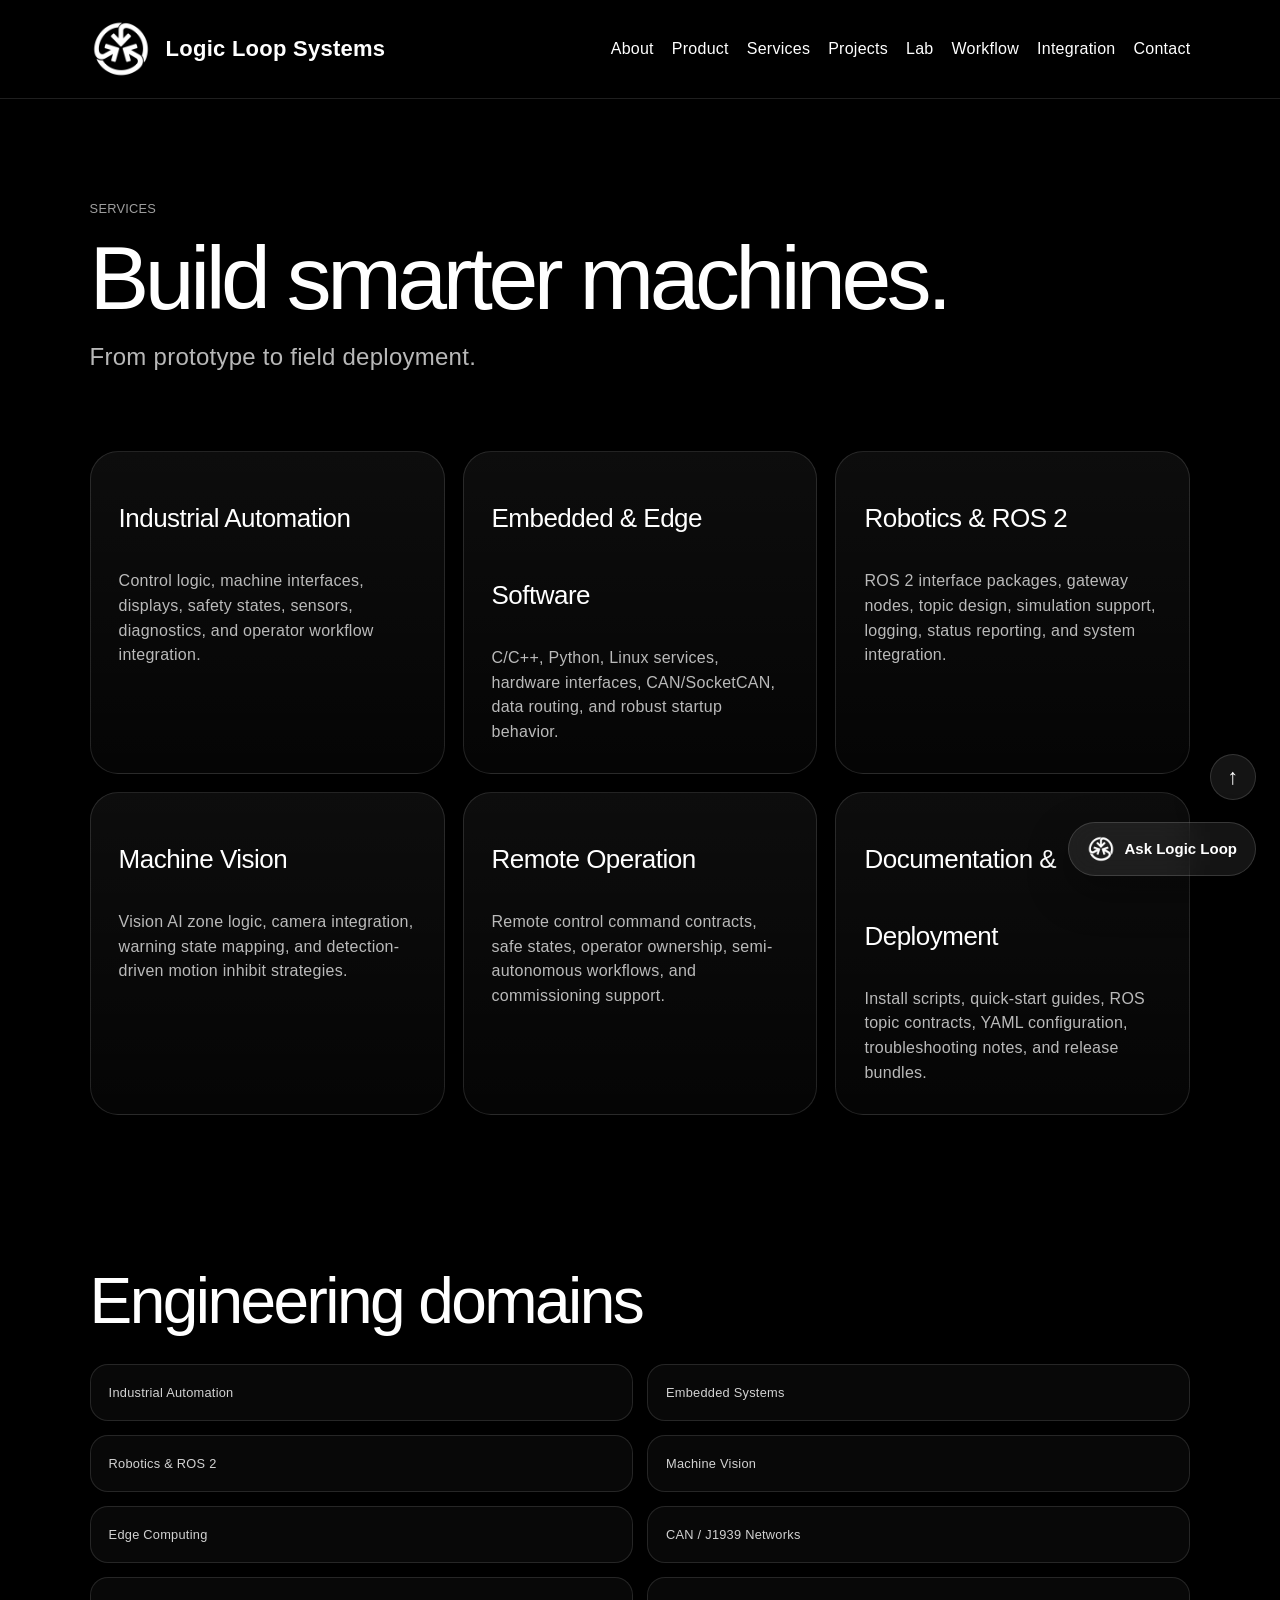
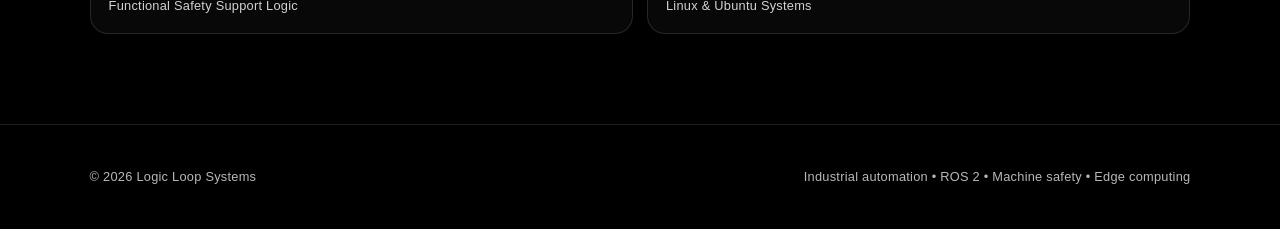
<file: services.html>
<!DOCTYPE html>

<html data-wf-page="lls-page" data-wf-site="lls" lang="en"><head><meta charset="utf-8"/><title>Services | Logic Loop Systems</title><meta content="width=device-width, initial-scale=1" name="viewport"/><meta content="Industrial automation, embedded software, ROS 2, machine vision, remote operation, deployment and documentation services." name="description"/><meta content="Services | Logic Loop Systems" property="og:title"/><meta content="Industrial automation, embedded software, ROS 2, machine vision, remote operation, deployment and documentation services." property="og:description"/><meta content="website" property="og:type"/><link href="images/favicon-32x32.png" rel="icon" sizes="32x32" type="image/png"/><link href="css/normalize.css" rel="stylesheet"/><link href="css/webflow.css" rel="stylesheet"/><link href="css/logicloopsystems.webflow.css" rel="stylesheet"/><style>
:root{
  --bg:#000000;
  --panel:#101010;
  --panel2:#161616;
  --muted:rgba(255,255,255,.72);
  --line:rgba(255,255,255,.12);
  --accent:#ffffff;
}

*{
  box-sizing:border-box;
}

body{
  margin:0;
  background:#000;
  color:#fff;
  font-family:'Inter Tight',Arial,sans-serif;
}

a{
  color:inherit;
  text-decoration:none;
}

/* NAVBAR */

.page-nav{
  position:sticky;
  top:0;
  z-index:50;
  display:flex;
  align-items:center;
  justify-content:space-between;
  gap:24px;
  padding:18px 7vw;
  background:rgba(0,0,0,.85);
  backdrop-filter:blur(16px);
  border-bottom:1px solid var(--line);
}

.brand{
  display:flex;
  align-items:center;
  gap:14px;
  font-weight:800;
  font-size:22px;
}

.brand img{
  width:62px;
  height:62px;
  object-fit:contain;
}

.nav-links{
  display:flex;
  gap:24px;
  align-items:center;
  font-size:18px;
}

.nav-cta{
  border:1px solid var(--line);
  border-radius:999px;
  padding:12px 18px;
  background:#fff;
  color:#000;
  font-weight:800;
}

/* HERO */

.hero{
  padding:100px 7vw 48px;
  max-width:1280px;
  margin:auto;
}

.eyebrow{
  letter-spacing:.18em;
  text-transform:uppercase;
  color:#bdbdbd;
  font-size:13px;
  font-weight:800;
}

.hero h1{
  font-size:clamp(44px,7vw,96px);
  line-height:.95;
  margin:18px 0;
  letter-spacing:-.05em;
}

.hero p{
  font-size:clamp(18px,2vw,24px);
  color:var(--muted);
  line-height:1.5;
  max-width:920px;
}

/* CARDS */

.grid{
  display:grid;
  grid-template-columns:repeat(3,1fr);
  gap:18px;
  max-width:1280px;
  margin:28px auto;
  padding:0 7vw 80px;
}

.card{
  background:linear-gradient(
    180deg,
    rgba(255,255,255,.05),
    rgba(255,255,255,.02)
  );
  border:1px solid var(--line);
  border-radius:28px;
  padding:28px;
  min-height:260px;
  transition:.25s ease;
}

.card:hover{
  transform:translateY(-4px);
  border-color:rgba(255,255,255,.25);
}

.card img{
  width:54px;
  height:54px;
  object-fit:contain;
  margin-bottom:18px;
}

.card h2,
.card h3{
  font-size:26px;
  margin:0 0 12px;
  letter-spacing:-.02em;
}

.card p{
  color:var(--muted);
  line-height:1.55;
  font-size:16px;
  margin:0;
}

.tagrow{
  display:flex;
  flex-wrap:wrap;
  gap:10px;
  margin-top:18px;
}

.tag{
  border:1px solid var(--line);
  border-radius:999px;
  padding:8px 12px;
  color:rgba(255,255,255,.78);
  font-size:13px;
  background:rgba(255,255,255,.03);
}

/* SECTIONS */

.section{
  max-width:1280px;
  margin:0 auto;
  padding:40px 7vw 90px;
}

.section h2{
  font-size:clamp(34px,5vw,64px);
  letter-spacing:-.04em;
  margin:0 0 18px;
}

.section p{
  font-size:18px;
  line-height:1.55;
  color:var(--muted);
  max-width:880px;
}

.list{
  display:grid;
  grid-template-columns:repeat(2,1fr);
  gap:14px;
  margin-top:24px;
}

.list div{
  padding:18px;
  border:1px solid var(--line);
  border-radius:18px;
  background:rgba(255,255,255,.03);
  color:rgba(255,255,255,.82);
}

/* FOOTER */

.footer{
  padding:42px 7vw;
  border-top:1px solid var(--line);
  display:flex;
  justify-content:space-between;
  gap:20px;
  color:var(--muted);
  background:#000;
}

/* ASK LOGIC LOOP */

.lls-chat-widget{
  position:fixed;
  right:24px;
  bottom:24px;
  z-index:9999;
  font-family:'Inter Tight',Arial,sans-serif;
}

.lls-chat-toggle{
  display:flex;
  align-items:center;
  gap:10px;
  border:1px solid rgba(255,255,255,.18);
  background:#141414;
  color:#fff;
  border-radius:999px;
  padding:12px 18px;
  box-shadow:0 12px 32px rgba(0,0,0,.35);
  cursor:pointer;
  font-weight:700;
  font-size:15px;
}

.lls-chat-toggle:hover{
  background:#1d1d1d;
}

.lls-chat-toggle img{
  width:28px;
  height:28px;
  object-fit:contain;
  background:transparent;
}

/* MOBILE */

@media(max-width:900px){

  .grid{
    grid-template-columns:1fr;
  }

  .nav-links{
    display:none;
  }

  .brand img{
    width:48px;
    height:48px;
  }

  .list{
    grid-template-columns:1fr;
  }

  .footer{
    flex-direction:column;
  }

  .hero{
    padding-top:70px;
  }
}


/* v1.5.0 shared page polish */
.nav-links{gap:18px;font-size:16px;flex-wrap:wrap;justify-content:flex-end}.nav-cta{background:rgba(255,255,255,.10)!important;color:#fff!important;backdrop-filter:blur(14px);-webkit-backdrop-filter:blur(14px)}
.card img.ros-logo{width:120px;height:auto;max-height:54px;object-fit:contain}.lls-chat-panel{position:absolute;bottom:70px;right:0;width:380px;max-width:92vw;background:rgba(15,15,15,.94);backdrop-filter:blur(20px);-webkit-backdrop-filter:blur(20px);border:1px solid rgba(255,255,255,.12);border-radius:24px;overflow:hidden;opacity:0;visibility:hidden;transform:translateY(10px);transition:.25s ease;color:#fff}.lls-chat-widget.open .lls-chat-panel{opacity:1;visibility:visible;transform:translateY(0)}.lls-chat-header{display:flex;align-items:center;gap:12px;padding:16px 18px;border-bottom:1px solid rgba(255,255,255,.08);background:rgba(255,255,255,.04)}.lls-chat-header img{width:38px;height:38px}.lls-chat-title{font-weight:700;font-size:16px}.lls-chat-subtitle{font-size:12px;color:rgba(255,255,255,.65)}.lls-chat-close{margin-left:auto;background:none;border:none;color:#fff;cursor:pointer;font-size:22px}.lls-chat-form{display:flex;flex-direction:column;gap:10px;padding:18px}.lls-chat-form input,.lls-chat-form select,.lls-chat-form textarea{width:100%;border:1px solid rgba(255,255,255,.12);border-radius:12px;background:rgba(255,255,255,.05);color:#fff;padding:12px;font-size:14px}.lls-chat-form textarea{min-height:120px;resize:vertical}.lls-chat-form button{border:none;border-radius:12px;background:#fff;color:#000;padding:12px;font-weight:700;cursor:pointer}.lls-chat-status{font-size:12px;color:rgba(255,255,255,.65)}
@media(max-width:900px){.nav-links{display:none}.lls-chat-panel{width:92vw}}
</style></head><body><header class="page-nav"><a class="brand" href="index.html#hero"><img alt="Logic Loop Systems icon" src="images/logicloop_icon_white.png"/><span>Logic Loop Systems</span></a><nav class="nav-links"><a href="index.html#about">About</a><a href="index.html#product">Product</a><a href="index.html#services">Services</a><a href="index.html#projects">Projects</a><a href="index.html#lab">Lab</a><a href="index.html#workflow">Workflow</a><a href="index.html#integration">Integration</a><a href="index.html#contact">Contact</a></nav></header><main><section class="hero"><div class="scramble v1">SERVICES</div><h1>Build smarter machines.</h1><p>From prototype to field deployment.</p></section><section class="grid">
<article class="card"><h2>Industrial Automation</h2><p>Control logic, machine interfaces, displays, safety states, sensors, diagnostics, and operator workflow integration.</p></article>
<article class="card"><h2>Embedded &amp; Edge Software</h2><p>C/C++, Python, Linux services, hardware interfaces, CAN/SocketCAN, data routing, and robust startup behavior.</p></article>
<article class="card"><h2>Robotics &amp; ROS 2</h2><p>ROS 2 interface packages, gateway nodes, topic design, simulation support, logging, status reporting, and system integration.</p></article>
<article class="card"><h2>Machine Vision</h2><p>Vision AI zone logic, camera integration, warning state mapping, and detection-driven motion inhibit strategies.</p></article>
<article class="card"><h2>Remote Operation</h2><p>Remote control command contracts, safe states, operator ownership, semi-autonomous workflows, and commissioning support.</p></article>
<article class="card"><h2>Documentation &amp; Deployment</h2><p>Install scripts, quick-start guides, ROS topic contracts, YAML configuration, troubleshooting notes, and release bundles.</p></article>
</section><section class="section"><h2>Engineering domains</h2><div class="list"><div>Industrial Automation</div><div>Embedded Systems</div><div>Robotics &amp; ROS 2</div><div>Machine Vision</div><div>Edge Computing</div><div>CAN / J1939 Networks</div><div>Functional Safety Support Logic</div><div>Linux &amp; Ubuntu Systems</div></div></section></main><footer class="footer"><div>© 2026 Logic Loop Systems</div><div>Industrial automation • ROS 2 • Machine safety • Edge computing</div></footer>
<!-- ========================= -->
<!-- ASK LOGIC LOOP WIDGET -->
<!-- Place before 
<a class="back-to-top" href="index.html#hero" title="Back to home">↑</a>

<script id="lls-mobile-anchor-menu-fix">
(function(){
  function closeMobileMenu(){
    var openButton=document.querySelector('.navbar-mobile .w-nav-button.w--open');
    if(openButton){ openButton.click(); return; }

    document.querySelectorAll('.navbar-mobile .w--open').forEach(function(el){
      el.classList.remove('w--open');
    });
  }

  function scrollToTarget(hash){
    var target=document.querySelector(hash);
    if(!target) return;
    var top=target.getBoundingClientRect().top + window.pageYOffset;
    window.scrollTo({ top: top, behavior: 'auto' });
  }

  document.querySelectorAll('.navbar-mobile a[href^="#"], .wrapper-link-navbar a[href^="#"]').forEach(function(link){
    link.addEventListener('click',function(e){
      var hash=this.getAttribute('href');
      if(!hash || hash==='#') return;
      var target=document.querySelector(hash);
      if(!target) return;
      e.preventDefault();
      closeMobileMenu();
      window.location.hash=hash;
      setTimeout(function(){ scrollToTarget(hash); }, 35);
    });
  });
})();
</script>

</body> -->
<!-- ========================= -->
<style>
.lls-chat-widget{
  position:fixed;
  right:24px;
  bottom:24px;
  z-index:9999;
  font-family:'Inter Tight',Arial,sans-serif;
}

.lls-chat-toggle{
  display:flex;
  align-items:center;
  gap:10px;
  border:1px solid rgba(255,255,255,.15);
  background:rgba(255,255,255,.08);
  backdrop-filter:blur(16px);
  -webkit-backdrop-filter:blur(16px);
  color:#fff;
  border-radius:999px;
  padding:12px 18px;
  cursor:pointer;
  font-weight:700;
  box-shadow:0 16px 42px rgba(0,0,0,.35);
}

.lls-chat-toggle img{
  width:28px;
  height:28px;
  object-fit:contain;
}

.lls-chat-panel{
  position:absolute;
  bottom:70px;
  right:0;
  width:380px;
  max-width:92vw;

  background:rgba(15,15,15,.92);
  backdrop-filter:blur(20px);
  -webkit-backdrop-filter:blur(20px);

  border:1px solid rgba(255,255,255,.12);
  border-radius:24px;

  overflow:hidden;

  opacity:0;
  visibility:hidden;
  transform:translateY(10px);

  transition:.25s ease;
}

.lls-chat-widget.open .lls-chat-panel{
  opacity:1;
  visibility:visible;
  transform:translateY(0);
}

.lls-chat-header{
  display:flex;
  align-items:center;
  gap:12px;
  padding:16px 18px;
  border-bottom:1px solid rgba(255,255,255,.08);
}

.lls-chat-header img{
  width:38px;
  height:38px;
}

.lls-chat-title{
  font-weight:700;
  font-size:16px;
}

.lls-chat-subtitle{
  font-size:12px;
  color:rgba(255,255,255,.65);
}

.lls-chat-close{
  margin-left:auto;
  background:none;
  border:none;
  color:#fff;
  cursor:pointer;
  font-size:22px;
}

.lls-chat-form{
  display:flex;
  flex-direction:column;
  gap:10px;
  padding:18px;
}

.lls-chat-form input,
.lls-chat-form select,
.lls-chat-form textarea{
  width:100%;
  border:1px solid rgba(255,255,255,.12);
  border-radius:12px;
  background:rgba(255,255,255,.05);
  color:#fff;
  padding:12px;
  font-size:14px;
}

.lls-chat-form textarea{
  min-height:120px;
  resize:vertical;
}

.lls-chat-form button{
  border:none;
  border-radius:12px;
  background:#fff;
  color:#000;
  padding:12px;
  font-weight:700;
  cursor:pointer;
}

.lls-chat-status{
  font-size:12px;
  color:rgba(255,255,255,.65);
}

@media(max-width:600px){
  .lls-chat-panel{
    width:92vw;
  }
}
</style>
<script>
(function(){

const widget=document.getElementById('llsChatWidget');
const toggle=document.getElementById('llsChatToggle');
const close=document.getElementById('llsChatClose');
const form=document.getElementById('llsChatForm');
const status=document.getElementById('llsChatStatus');

toggle.addEventListener('click',()=>{
  widget.classList.toggle('open');
});

close.addEventListener('click',()=>{
  widget.classList.remove('open');
});

form.addEventListener('submit',function(e){

  e.preventDefault();

  const fd=new FormData(form);

  const subject=
    'Website Inquiry - '+
    (fd.get('project')||'');

  const body=
`Name: ${fd.get('name')}
Email: ${fd.get('email')}
Company: ${fd.get('company')}

Project Type:
${fd.get('project')}

Message:
${fd.get('message')}`;

  window.location.href=
    'mailto:logicloopsystems@gmail.com'
    +'?subject='+encodeURIComponent(subject)
    +'&body='+encodeURIComponent(body);

  status.textContent='Opening email draft...';

});

})();
</script>


<div class="lls-chat-widget" id="llsChatWidget">
<button class="lls-chat-toggle" id="llsChatToggle" type="button"><img alt="" src="images/logicloop_icon_white.png"/><span>Ask Logic Loop</span></button>
<div class="lls-chat-panel">
<div class="lls-chat-header"><img alt="" src="images/logicloop_icon_white.png"/><div><div class="lls-chat-title">Ask Logic Loop</div><div class="lls-chat-subtitle">Machine Integration • ROS 2 • Vision AI • CAN</div></div><button class="lls-chat-close" id="llsChatClose" type="button">×</button></div>
<form class="lls-chat-form" id="llsChatForm"><input name="name" placeholder="Your Name" required=""/><input name="email" placeholder="Email Address" required="" type="email"/><input name="company" placeholder="Company (Optional)"/><select name="project"><option>Machine Integration</option><option>ROS 2 Development</option><option>Vision AI</option><option>CAN / J1939</option><option>Remote Control</option><option>Other</option></select><textarea name="message" placeholder="Tell us about your project..." required=""></textarea><button type="submit">Create Email Draft</button><div class="lls-chat-status" id="llsChatStatus"></div></form>
</div>
</div>
<script id="lls-chatbot-script">
(function(){
const widget=document.getElementById('llsChatWidget');
const toggle=document.getElementById('llsChatToggle');
const close=document.getElementById('llsChatClose');
const form=document.getElementById('llsChatForm');
const status=document.getElementById('llsChatStatus');
if(!widget||!toggle||!form) return;
toggle.addEventListener('click',()=>{widget.classList.toggle('open');});
close&&close.addEventListener('click',()=>{widget.classList.remove('open');});
form.addEventListener('submit',function(e){
  e.preventDefault();
  const fd=new FormData(form);
  const subject='Website Inquiry - '+(fd.get('project')||'Logic Loop Systems');
  const body=`Name: ${fd.get('name')}
Email: ${fd.get('email')}
Company: ${fd.get('company')||'Not provided'}

Project Type:
${fd.get('project')}

Message:
${fd.get('message')}`;
  window.location.href='mailto:logicloopsystems@gmail.com?subject='+encodeURIComponent(subject)+'&body='+encodeURIComponent(body);
  if(status) status.textContent='Opening email draft...';
});
})();
</script>
<a class="back-to-top" href="index.html#hero" title="Back to home">↑</a>
<script id="lls-mobile-anchor-menu-fix">
(function(){
  function closeMobileMenu(){
    var openButton=document.querySelector('.navbar-mobile .w-nav-button.w--open');
    if(openButton){ openButton.click(); return; }

    document.querySelectorAll('.navbar-mobile .w--open').forEach(function(el){
      el.classList.remove('w--open');
    });
  }

  function scrollToTarget(hash){
    var target=document.querySelector(hash);
    if(!target) return;
    var top=target.getBoundingClientRect().top + window.pageYOffset;
    window.scrollTo({ top: top, behavior: 'auto' });
  }

  document.querySelectorAll('.navbar-mobile a[href^="#"], .wrapper-link-navbar a[href^="#"]').forEach(function(link){
    link.addEventListener('click',function(e){
      var hash=this.getAttribute('href');
      if(!hash || hash==='#') return;
      var target=document.querySelector(hash);
      if(!target) return;
      e.preventDefault();
      closeMobileMenu();
      window.location.hash=hash;
      setTimeout(function(){ scrollToTarget(hash); }, 35);
    });
  });
})();
</script>
</body></html>
</file>
<file: css/webflow.css>
@font-face {
  font-family: 'webflow-icons';
  src: url("[data-uri]") format('truetype');
  font-weight: normal;
  font-style: normal;
}
[class^="w-icon-"],
[class*=" w-icon-"] {
  /* use !important to prevent issues with browser extensions that change fonts */
  font-family: 'webflow-icons' !important;
  speak: none;
  font-style: normal;
  font-weight: normal;
  font-variant: normal;
  text-transform: none;
  line-height: 1;
  /* Better Font Rendering =========== */
  -webkit-font-smoothing: antialiased;
  -moz-osx-font-smoothing: grayscale;
}
.w-icon-slider-right:before {
  content: "\e600";
}
.w-icon-slider-left:before {
  content: "\e601";
}
.w-icon-nav-menu:before {
  content: "\e602";
}
.w-icon-arrow-down:before,
.w-icon-dropdown-toggle:before {
  content: "\e603";
}
.w-icon-file-upload-remove:before {
  content: "\e900";
}
.w-icon-file-upload-icon:before {
  content: "\e903";
}
* {
  -webkit-box-sizing: border-box;
  -moz-box-sizing: border-box;
  box-sizing: border-box;
}
html {
  height: 100%;
}
body {
  margin: 0;
  min-height: 100%;
  background-color: #fff;
  font-family: Arial, sans-serif;
  font-size: 14px;
  line-height: 20px;
  color: #333;
}
img {
  max-width: 100%;
  vertical-align: middle;
  display: inline-block;
}
html.w-mod-touch * {
  background-attachment: scroll !important;
}
.w-block {
  display: block;
}
.w-inline-block {
  max-width: 100%;
  display: inline-block;
}
.w-clearfix:before,
.w-clearfix:after {
  content: " ";
  display: table;
  grid-column-start: 1;
  grid-row-start: 1;
  grid-column-end: 2;
  grid-row-end: 2;
}
.w-clearfix:after {
  clear: both;
}
.w-hidden {
  display: none;
}
.w-button {
  display: inline-block;
  padding: 9px 15px;
  background-color: #3898EC;
  color: white;
  border: 0;
  line-height: inherit;
  text-decoration: none;
  cursor: pointer;
  border-radius: 0;
}
input.w-button {
  -webkit-appearance: button;
}
html[data-w-dynpage] [data-w-cloak] {
  color: transparent !important;
}
.w-code-block {
  margin: unset;
}
pre.w-code-block code {
  all: inherit;
}
.w-optimization {
  display: contents;
}
.w-webflow-badge,
.w-webflow-badge > img {
  box-sizing: unset;
  width: unset;
  height: unset;
  max-height: unset;
  max-width: unset;
  min-height: unset;
  min-width: unset;
  margin: unset;
  padding: unset;
  float: unset;
  clear: unset;
  border: unset;
  border-radius: unset;
  background: unset;
  background-image: unset;
  background-position: unset;
  background-size: unset;
  background-repeat: unset;
  background-origin: unset;
  background-clip: unset;
  background-attachment: unset;
  background-color: unset;
  box-shadow: unset;
  transform: unset;
  transition: unset;
  direction: unset;
  font-family: unset;
  font-weight: unset;
  color: unset;
  font-size: unset;
  line-height: unset;
  font-style: unset;
  font-variant: unset;
  text-align: unset;
  letter-spacing: unset;
  text-decoration: unset;
  text-indent: unset;
  text-transform: unset;
  list-style-type: unset;
  text-shadow: unset;
  vertical-align: unset;
  cursor: unset;
  white-space: unset;
  word-break: unset;
  word-spacing: unset;
  word-wrap: unset;
}
.w-webflow-badge {
  position: fixed !important;
  display: inline-block !important;
  visibility: visible !important;
  opacity: 1 !important;
  z-index: 2147483647 !important;
  top: auto !important;
  right: 12px !important;
  bottom: 12px !important;
  left: auto !important;
  color: #aaadb0 !important;
  background-color: #fff !important;
  border-radius: 3px !important;
  padding: 6px !important;
  font-size: 12px !important;
  line-height: 14px !important;
  text-decoration: none !important;
  transform: none !important;
  margin: 0 !important;
  width: auto !important;
  height: auto !important;
  overflow: unset !important;
  white-space: nowrap;
  box-shadow: 0 0 0 1px rgba(0, 0, 0, 0.1), 0px 1px 3px rgba(0, 0, 0, 0.1);
  cursor: pointer;
}
.w-webflow-badge > img {
  position: unset;
  display: inline-block !important;
  visibility: unset !important;
  opacity: 1 !important;
  vertical-align: middle !important;
}
h1,
h2,
h3,
h4,
h5,
h6 {
  font-weight: bold;
  margin-bottom: 10px;
}
h1 {
  font-size: 38px;
  line-height: 44px;
  margin-top: 20px;
}
h2 {
  font-size: 32px;
  line-height: 36px;
  margin-top: 20px;
}
h3 {
  font-size: 24px;
  line-height: 30px;
  margin-top: 20px;
}
h4 {
  font-size: 18px;
  line-height: 24px;
  margin-top: 10px;
}
h5 {
  font-size: 14px;
  line-height: 20px;
  margin-top: 10px;
}
h6 {
  font-size: 12px;
  line-height: 18px;
  margin-top: 10px;
}
p {
  margin-top: 0;
  margin-bottom: 10px;
}
blockquote {
  margin: 0 0 10px 0;
  padding: 10px 20px;
  border-left: 5px solid #E2E2E2;
  font-size: 18px;
  line-height: 22px;
}
figure {
  margin: 0;
  margin-bottom: 10px;
}
figcaption {
  margin-top: 5px;
  text-align: center;
}
ul,
ol {
  margin-top: 0px;
  margin-bottom: 10px;
  padding-left: 40px;
}
.w-list-unstyled {
  padding-left: 0;
  list-style: none;
}
.w-embed:before,
.w-embed:after {
  content: " ";
  display: table;
  grid-column-start: 1;
  grid-row-start: 1;
  grid-column-end: 2;
  grid-row-end: 2;
}
.w-embed:after {
  clear: both;
}
.w-video {
  width: 100%;
  position: relative;
  padding: 0;
}
.w-video iframe,
.w-video object,
.w-video embed {
  position: absolute;
  top: 0;
  left: 0;
  width: 100%;
  height: 100%;
  border: none;
}
fieldset {
  padding: 0;
  margin: 0;
  border: 0;
}
button,
[type='button'],
[type='reset'] {
  border: 0;
  cursor: pointer;
  -webkit-appearance: button;
}
.w-form {
  margin: 0 0 15px;
}
.w-form-done {
  display: none;
  padding: 20px;
  text-align: center;
  background-color: #dddddd;
}
.w-form-fail {
  display: none;
  margin-top: 10px;
  padding: 10px;
  background-color: #ffdede;
}
label {
  display: block;
  margin-bottom: 5px;
  font-weight: bold;
}
.w-input,
.w-select {
  display: block;
  width: 100%;
  height: 38px;
  padding: 8px 12px;
  margin-bottom: 10px;
  font-size: 14px;
  line-height: 1.42857143;
  color: #333333;
  vertical-align: middle;
  background-color: #ffffff;
  border: 1px solid #cccccc;
}
.w-input::placeholder,
.w-select::placeholder {
  color: #999;
}
.w-input:focus,
.w-select:focus {
  border-color: #3898EC;
  outline: 0;
}
.w-input[disabled],
.w-select[disabled],
.w-input[readonly],
.w-select[readonly],
fieldset[disabled] .w-input,
fieldset[disabled] .w-select {
  cursor: not-allowed;
}
.w-input[disabled]:not(.w-input-disabled),
.w-select[disabled]:not(.w-input-disabled),
.w-input[readonly],
.w-select[readonly],
fieldset[disabled]:not(.w-input-disabled) .w-input,
fieldset[disabled]:not(.w-input-disabled) .w-select {
  background-color: #eeeeee;
}
textarea.w-input,
textarea.w-select {
  height: auto;
}
.w-select {
  background-color: #f3f3f3;
}
.w-select[multiple] {
  height: auto;
}
.w-form-label {
  display: inline-block;
  cursor: pointer;
  font-weight: normal;
  margin-bottom: 0px;
}
.w-radio {
  display: block;
  margin-bottom: 5px;
  padding-left: 20px;
}
.w-radio:before,
.w-radio:after {
  content: " ";
  display: table;
  grid-column-start: 1;
  grid-row-start: 1;
  grid-column-end: 2;
  grid-row-end: 2;
}
.w-radio:after {
  clear: both;
}
.w-radio-input {
  margin: 4px 0 0;
  line-height: normal;
  float: left;
  margin-left: -20px;
}
.w-radio-input {
  margin-top: 3px;
}
.w-file-upload {
  display: block;
  margin-bottom: 10px;
}
.w-file-upload-input {
  width: 0.1px;
  height: 0.1px;
  opacity: 0;
  overflow: hidden;
  position: absolute;
  z-index: -100;
}
.w-file-upload-default,
.w-file-upload-uploading,
.w-file-upload-success {
  display: inline-block;
  color: #333333;
}
.w-file-upload-error {
  display: block;
  margin-top: 10px;
}
.w-file-upload-default.w-hidden,
.w-file-upload-uploading.w-hidden,
.w-file-upload-error.w-hidden,
.w-file-upload-success.w-hidden {
  display: none;
}
.w-file-upload-uploading-btn {
  display: flex;
  font-size: 14px;
  font-weight: normal;
  cursor: pointer;
  margin: 0;
  padding: 8px 12px;
  border: 1px solid #cccccc;
  background-color: #fafafa;
}
.w-file-upload-file {
  display: flex;
  flex-grow: 1;
  justify-content: space-between;
  margin: 0;
  padding: 8px 9px 8px 11px;
  border: 1px solid #cccccc;
  background-color: #fafafa;
}
.w-file-upload-file-name {
  font-size: 14px;
  font-weight: normal;
  display: block;
}
.w-file-remove-link {
  margin-top: 3px;
  margin-left: 10px;
  width: auto;
  height: auto;
  padding: 3px;
  display: block;
  cursor: pointer;
}
.w-icon-file-upload-remove {
  margin: auto;
  font-size: 10px;
}
.w-file-upload-error-msg {
  display: inline-block;
  color: #ea384c;
  padding: 2px 0;
}
.w-file-upload-info {
  display: inline-block;
  line-height: 38px;
  padding: 0 12px;
}
.w-file-upload-label {
  display: inline-block;
  font-size: 14px;
  font-weight: normal;
  cursor: pointer;
  margin: 0;
  padding: 8px 12px;
  border: 1px solid #cccccc;
  background-color: #fafafa;
}
.w-icon-file-upload-icon,
.w-icon-file-upload-uploading {
  display: inline-block;
  margin-right: 8px;
  width: 20px;
}
.w-icon-file-upload-uploading {
  height: 20px;
}
.w-container {
  margin-left: auto;
  margin-right: auto;
  max-width: 940px;
}
.w-container:before,
.w-container:after {
  content: " ";
  display: table;
  grid-column-start: 1;
  grid-row-start: 1;
  grid-column-end: 2;
  grid-row-end: 2;
}
.w-container:after {
  clear: both;
}
.w-container .w-row {
  margin-left: -10px;
  margin-right: -10px;
}
.w-row:before,
.w-row:after {
  content: " ";
  display: table;
  grid-column-start: 1;
  grid-row-start: 1;
  grid-column-end: 2;
  grid-row-end: 2;
}
.w-row:after {
  clear: both;
}
.w-row .w-row {
  margin-left: 0;
  margin-right: 0;
}
.w-col {
  position: relative;
  float: left;
  width: 100%;
  min-height: 1px;
  padding-left: 10px;
  padding-right: 10px;
}
.w-col .w-col {
  padding-left: 0;
  padding-right: 0;
}
.w-col-1 {
  width: 8.33333333%;
}
.w-col-2 {
  width: 16.66666667%;
}
.w-col-3 {
  width: 25%;
}
.w-col-4 {
  width: 33.33333333%;
}
.w-col-5 {
  width: 41.66666667%;
}
.w-col-6 {
  width: 50%;
}
.w-col-7 {
  width: 58.33333333%;
}
.w-col-8 {
  width: 66.66666667%;
}
.w-col-9 {
  width: 75%;
}
.w-col-10 {
  width: 83.33333333%;
}
.w-col-11 {
  width: 91.66666667%;
}
.w-col-12 {
  width: 100%;
}
.w-hidden-main {
  display: none !important;
}
@media screen and (max-width: 991px) {
  .w-container {
    max-width: 728px;
  }
  .w-hidden-main {
    display: inherit !important;
  }
  .w-hidden-medium {
    display: none !important;
  }
  .w-col-medium-1 {
    width: 8.33333333%;
  }
  .w-col-medium-2 {
    width: 16.66666667%;
  }
  .w-col-medium-3 {
    width: 25%;
  }
  .w-col-medium-4 {
    width: 33.33333333%;
  }
  .w-col-medium-5 {
    width: 41.66666667%;
  }
  .w-col-medium-6 {
    width: 50%;
  }
  .w-col-medium-7 {
    width: 58.33333333%;
  }
  .w-col-medium-8 {
    width: 66.66666667%;
  }
  .w-col-medium-9 {
    width: 75%;
  }
  .w-col-medium-10 {
    width: 83.33333333%;
  }
  .w-col-medium-11 {
    width: 91.66666667%;
  }
  .w-col-medium-12 {
    width: 100%;
  }
  .w-col-stack {
    width: 100%;
    left: auto;
    right: auto;
  }
}
@media screen and (max-width: 767px) {
  .w-hidden-main {
    display: inherit !important;
  }
  .w-hidden-medium {
    display: inherit !important;
  }
  .w-hidden-small {
    display: none !important;
  }
  .w-row,
  .w-container .w-row {
    margin-left: 0;
    margin-right: 0;
  }
  .w-col {
    width: 100%;
    left: auto;
    right: auto;
  }
  .w-col-small-1 {
    width: 8.33333333%;
  }
  .w-col-small-2 {
    width: 16.66666667%;
  }
  .w-col-small-3 {
    width: 25%;
  }
  .w-col-small-4 {
    width: 33.33333333%;
  }
  .w-col-small-5 {
    width: 41.66666667%;
  }
  .w-col-small-6 {
    width: 50%;
  }
  .w-col-small-7 {
    width: 58.33333333%;
  }
  .w-col-small-8 {
    width: 66.66666667%;
  }
  .w-col-small-9 {
    width: 75%;
  }
  .w-col-small-10 {
    width: 83.33333333%;
  }
  .w-col-small-11 {
    width: 91.66666667%;
  }
  .w-col-small-12 {
    width: 100%;
  }
}
@media screen and (max-width: 479px) {
  .w-container {
    max-width: none;
  }
  .w-hidden-main {
    display: inherit !important;
  }
  .w-hidden-medium {
    display: inherit !important;
  }
  .w-hidden-small {
    display: inherit !important;
  }
  .w-hidden-tiny {
    display: none !important;
  }
  .w-col {
    width: 100%;
  }
  .w-col-tiny-1 {
    width: 8.33333333%;
  }
  .w-col-tiny-2 {
    width: 16.66666667%;
  }
  .w-col-tiny-3 {
    width: 25%;
  }
  .w-col-tiny-4 {
    width: 33.33333333%;
  }
  .w-col-tiny-5 {
    width: 41.66666667%;
  }
  .w-col-tiny-6 {
    width: 50%;
  }
  .w-col-tiny-7 {
    width: 58.33333333%;
  }
  .w-col-tiny-8 {
    width: 66.66666667%;
  }
  .w-col-tiny-9 {
    width: 75%;
  }
  .w-col-tiny-10 {
    width: 83.33333333%;
  }
  .w-col-tiny-11 {
    width: 91.66666667%;
  }
  .w-col-tiny-12 {
    width: 100%;
  }
}
.w-widget {
  position: relative;
}
.w-widget-map {
  width: 100%;
  height: 400px;
}
.w-widget-map label {
  width: auto;
  display: inline;
}
.w-widget-map img {
  max-width: inherit;
}
.w-widget-map .gm-style-iw {
  text-align: center;
}
.w-widget-map .gm-style-iw > button {
  display: none !important;
}
.w-widget-twitter {
  overflow: hidden;
}
.w-widget-twitter-count-shim {
  display: inline-block;
  vertical-align: top;
  position: relative;
  width: 28px;
  height: 20px;
  text-align: center;
  background: white;
  border: #758696 solid 1px;
  border-radius: 3px;
}
.w-widget-twitter-count-shim * {
  pointer-events: none;
  user-select: none;
}
.w-widget-twitter-count-shim .w-widget-twitter-count-inner {
  position: relative;
  font-size: 15px;
  line-height: 12px;
  text-align: center;
  color: #999;
  font-family: serif;
}
.w-widget-twitter-count-shim .w-widget-twitter-count-clear {
  position: relative;
  display: block;
}
.w-widget-twitter-count-shim.w--large {
  width: 36px;
  height: 28px;
}
.w-widget-twitter-count-shim.w--large .w-widget-twitter-count-inner {
  font-size: 18px;
  line-height: 18px;
}
.w-widget-twitter-count-shim:not(.w--vertical) {
  margin-left: 5px;
  margin-right: 8px;
}
.w-widget-twitter-count-shim:not(.w--vertical).w--large {
  margin-left: 6px;
}
.w-widget-twitter-count-shim:not(.w--vertical):before,
.w-widget-twitter-count-shim:not(.w--vertical):after {
  top: 50%;
  left: 0;
  border: solid transparent;
  content: ' ';
  height: 0;
  width: 0;
  position: absolute;
  pointer-events: none;
}
.w-widget-twitter-count-shim:not(.w--vertical):before {
  border-color: rgba(117, 134, 150, 0);
  border-right-color: #5d6c7b;
  border-width: 4px;
  margin-left: -9px;
  margin-top: -4px;
}
.w-widget-twitter-count-shim:not(.w--vertical).w--large:before {
  border-width: 5px;
  margin-left: -10px;
  margin-top: -5px;
}
.w-widget-twitter-count-shim:not(.w--vertical):after {
  border-color: rgba(255, 255, 255, 0);
  border-right-color: white;
  border-width: 4px;
  margin-left: -8px;
  margin-top: -4px;
}
.w-widget-twitter-count-shim:not(.w--vertical).w--large:after {
  border-width: 5px;
  margin-left: -9px;
  margin-top: -5px;
}
.w-widget-twitter-count-shim.w--vertical {
  width: 61px;
  height: 33px;
  margin-bottom: 8px;
}
.w-widget-twitter-count-shim.w--vertical:before,
.w-widget-twitter-count-shim.w--vertical:after {
  top: 100%;
  left: 50%;
  border: solid transparent;
  content: ' ';
  height: 0;
  width: 0;
  position: absolute;
  pointer-events: none;
}
.w-widget-twitter-count-shim.w--vertical:before {
  border-color: rgba(117, 134, 150, 0);
  border-top-color: #5d6c7b;
  border-width: 5px;
  margin-left: -5px;
}
.w-widget-twitter-count-shim.w--vertical:after {
  border-color: rgba(255, 255, 255, 0);
  border-top-color: white;
  border-width: 4px;
  margin-left: -4px;
}
.w-widget-twitter-count-shim.w--vertical .w-widget-twitter-count-inner {
  font-size: 18px;
  line-height: 22px;
}
.w-widget-twitter-count-shim.w--vertical.w--large {
  width: 76px;
}
.w-background-video {
  position: relative;
  overflow: hidden;
  height: 500px;
  color: white;
}
.w-background-video > video {
  background-size: cover;
  background-position: 50% 50%;
  position: absolute;
  margin: auto;
  width: 100%;
  height: 100%;
  right: -100%;
  bottom: -100%;
  top: -100%;
  left: -100%;
  object-fit: cover;
  z-index: -100;
}
.w-background-video > video::-webkit-media-controls-start-playback-button {
  display: none !important;
  -webkit-appearance: none;
}
.w-background-video--control {
  position: absolute;
  bottom: 1em;
  right: 1em;
  background-color: transparent;
  padding: 0;
}
.w-background-video--control > [hidden] {
  display: none !important;
}
.w-slider {
  position: relative;
  height: 300px;
  text-align: center;
  background: #dddddd;
  clear: both;
  -webkit-tap-highlight-color: rgba(0, 0, 0, 0);
  tap-highlight-color: rgba(0, 0, 0, 0);
}
.w-slider-mask {
  position: relative;
  display: block;
  overflow: hidden;
  z-index: 1;
  left: 0;
  right: 0;
  height: 100%;
  white-space: nowrap;
}
.w-slide {
  position: relative;
  display: inline-block;
  vertical-align: top;
  width: 100%;
  height: 100%;
  white-space: normal;
  text-align: left;
}
.w-slider-nav {
  position: absolute;
  z-index: 2;
  top: auto;
  right: 0;
  bottom: 0;
  left: 0;
  margin: auto;
  padding-top: 10px;
  height: 40px;
  text-align: center;
  -webkit-tap-highlight-color: rgba(0, 0, 0, 0);
  tap-highlight-color: rgba(0, 0, 0, 0);
}
.w-slider-nav.w-round > div {
  border-radius: 100%;
}
.w-slider-nav.w-num > div {
  width: auto;
  height: auto;
  padding: 0.2em 0.5em;
  font-size: inherit;
  line-height: inherit;
}
.w-slider-nav.w-shadow > div {
  box-shadow: 0 0 3px rgba(51, 51, 51, 0.4);
}
.w-slider-nav-invert {
  color: #fff;
}
.w-slider-nav-invert > div {
  background-color: rgba(34, 34, 34, 0.4);
}
.w-slider-nav-invert > div.w-active {
  background-color: #222;
}
.w-slider-dot {
  position: relative;
  display: inline-block;
  width: 1em;
  height: 1em;
  background-color: rgba(255, 255, 255, 0.4);
  cursor: pointer;
  margin: 0 3px 0.5em;
  transition: background-color 100ms, color 100ms;
}
.w-slider-dot.w-active {
  background-color: #fff;
}
.w-slider-dot:focus {
  outline: none;
  box-shadow: 0px 0px 0px 2px #fff;
}
.w-slider-dot:focus.w-active {
  box-shadow: none;
}
.w-slider-arrow-left,
.w-slider-arrow-right {
  position: absolute;
  width: 80px;
  top: 0;
  right: 0;
  bottom: 0;
  left: 0;
  margin: auto;
  cursor: pointer;
  overflow: hidden;
  color: white;
  font-size: 40px;
  -webkit-tap-highlight-color: rgba(0, 0, 0, 0);
  tap-highlight-color: rgba(0, 0, 0, 0);
  user-select: none;
}
.w-slider-arrow-left [class^='w-icon-'],
.w-slider-arrow-right [class^='w-icon-'],
.w-slider-arrow-left [class*=' w-icon-'],
.w-slider-arrow-right [class*=' w-icon-'] {
  position: absolute;
}
.w-slider-arrow-left:focus,
.w-slider-arrow-right:focus {
  outline: 0;
}
.w-slider-arrow-left {
  z-index: 3;
  right: auto;
}
.w-slider-arrow-right {
  z-index: 4;
  left: auto;
}
.w-icon-slider-left,
.w-icon-slider-right {
  top: 0;
  right: 0;
  bottom: 0;
  left: 0;
  margin: auto;
  width: 1em;
  height: 1em;
}
.w-slider-aria-label {
  border: 0;
  clip: rect(0 0 0 0);
  height: 1px;
  margin: -1px;
  overflow: hidden;
  padding: 0;
  position: absolute;
  width: 1px;
}
.w-slider-force-show {
  display: block !important;
}
.w-dropdown {
  display: inline-block;
  position: relative;
  text-align: left;
  margin-left: auto;
  margin-right: auto;
  z-index: 900;
}
.w-dropdown-btn,
.w-dropdown-toggle,
.w-dropdown-link {
  position: relative;
  vertical-align: top;
  text-decoration: none;
  color: #222222;
  padding: 20px;
  text-align: left;
  margin-left: auto;
  margin-right: auto;
  white-space: nowrap;
}
.w-dropdown-toggle {
  user-select: none;
  display: inline-block;
  cursor: pointer;
  padding-right: 40px;
}
.w-dropdown-toggle:focus {
  outline: 0;
}
.w-icon-dropdown-toggle {
  position: absolute;
  top: 0;
  right: 0;
  bottom: 0;
  margin: auto;
  margin-right: 20px;
  width: 1em;
  height: 1em;
}
.w-dropdown-list {
  position: absolute;
  background: #dddddd;
  display: none;
  min-width: 100%;
}
.w-dropdown-list.w--open {
  display: block;
}
.w-dropdown-link {
  padding: 10px 20px;
  display: block;
  color: #222222;
}
.w-dropdown-link.w--current {
  color: #0082f3;
}
.w-dropdown-link:focus {
  outline: 0;
}
@media screen and (max-width: 767px) {
  .w-nav-brand {
    padding-left: 10px;
  }
}
/**
 * ## Note
 * Safari (on both iOS and OS X) does not handle viewport units (vh, vw) well.
 * For example percentage units do not work on descendants of elements that
 * have any dimensions expressed in viewport units. It also doesn’t handle them at
 * all in `calc()`.
 */
/**
 * Wrapper around all lightbox elements
 *
 * 1. Since the lightbox can receive focus, IE also gives it an outline.
 * 2. Fixes flickering on Chrome when a transition is in progress
 *    underneath the lightbox.
 */
.w-lightbox-backdrop {
  cursor: auto;
  font-style: normal;
  letter-spacing: normal;
  list-style: disc;
  text-indent: 0;
  text-shadow: none;
  text-transform: none;
  visibility: visible;
  white-space: normal;
  word-break: normal;
  word-spacing: normal;
  word-wrap: normal;
  position: fixed;
  top: 0;
  right: 0;
  bottom: 0;
  left: 0;
  color: #fff;
  font-family: "Helvetica Neue", Helvetica, Ubuntu, "Segoe UI", Verdana, sans-serif;
  font-size: 17px;
  line-height: 1.2;
  font-weight: 300;
  text-align: center;
  background: rgba(0, 0, 0, 0.9);
  z-index: 2000;
  outline: 0;
  /* 1 */
  opacity: 0;
  -webkit-user-select: none;
  -moz-user-select: none;
  -webkit-tap-highlight-color: transparent;
  -webkit-transform: translate(0, 0);
  /* 2 */
}
/**
 * Neat trick to bind the rubberband effect to our canvas instead of the whole
 * document on iOS. It also prevents a bug that causes the document underneath to scroll.
 */
.w-lightbox-backdrop,
.w-lightbox-container {
  height: 100%;
  overflow: auto;
  -webkit-overflow-scrolling: touch;
}
.w-lightbox-content {
  position: relative;
  height: 100vh;
  overflow: hidden;
}
.w-lightbox-view {
  position: absolute;
  width: 100vw;
  height: 100vh;
  opacity: 0;
}
.w-lightbox-view:before {
  content: "";
  height: 100vh;
}
/* .w-lightbox-content */
.w-lightbox-group,
.w-lightbox-group .w-lightbox-view,
.w-lightbox-group .w-lightbox-view:before {
  height: 86vh;
}
.w-lightbox-frame,
.w-lightbox-view:before {
  display: inline-block;
  vertical-align: middle;
}
/*
 * 1. Remove default margin set by user-agent on the <figure> element.
 */
.w-lightbox-figure {
  position: relative;
  margin: 0;
  /* 1 */
}
.w-lightbox-group .w-lightbox-figure {
  cursor: pointer;
}
/**
 * IE adds image dimensions as width and height attributes on the IMG tag,
 * but we need both width and height to be set to auto to enable scaling.
 */
.w-lightbox-img {
  width: auto;
  height: auto;
  max-width: none;
}
/**
 * 1. Reset if style is set by user on "All Images"
 */
.w-lightbox-image {
  display: block;
  float: none;
  /* 1 */
  max-width: 100vw;
  max-height: 100vh;
}
.w-lightbox-group .w-lightbox-image {
  max-height: 86vh;
}
.w-lightbox-caption {
  position: absolute;
  right: 0;
  bottom: 0;
  left: 0;
  padding: 0.5em 1em;
  background: rgba(0, 0, 0, 0.4);
  text-align: left;
  text-overflow: ellipsis;
  white-space: nowrap;
  overflow: hidden;
}
.w-lightbox-embed {
  position: absolute;
  top: 0;
  right: 0;
  bottom: 0;
  left: 0;
  width: 100%;
  height: 100%;
}
.w-lightbox-control {
  position: absolute;
  top: 0;
  width: 4em;
  background-size: 24px;
  background-repeat: no-repeat;
  background-position: center;
  cursor: pointer;
  -webkit-transition: all 0.3s;
  transition: all 0.3s;
}
.w-lightbox-left {
  display: none;
  bottom: 0;
  left: 0;
  /* <svg xmlns="http://www.w3.org/2000/svg" viewBox="-20 0 24 40" width="24" height="40"><g transform="rotate(45)"><path d="m0 0h5v23h23v5h-28z" opacity=".4"/><path d="m1 1h3v23h23v3h-26z" fill="#fff"/></g></svg> */
  background-image: url("[data-uri]");
}
.w-lightbox-right {
  display: none;
  right: 0;
  bottom: 0;
  /* <svg xmlns="http://www.w3.org/2000/svg" viewBox="-4 0 24 40" width="24" height="40"><g transform="rotate(45)"><path d="m0-0h28v28h-5v-23h-23z" opacity=".4"/><path d="m1 1h26v26h-3v-23h-23z" fill="#fff"/></g></svg> */
  background-image: url("[data-uri]");
}
/*
 * Without specifying the with and height inside the SVG, all versions of IE render the icon too small.
 * The bug does not seem to manifest itself if the elements are tall enough such as the above arrows.
 * (http://stackoverflow.com/questions/16092114/background-size-differs-in-internet-explorer)
 */
.w-lightbox-close {
  right: 0;
  height: 2.6em;
  /* <svg xmlns="http://www.w3.org/2000/svg" viewBox="-4 0 18 17" width="18" height="17"><g transform="rotate(45)"><path d="m0 0h7v-7h5v7h7v5h-7v7h-5v-7h-7z" opacity=".4"/><path d="m1 1h7v-7h3v7h7v3h-7v7h-3v-7h-7z" fill="#fff"/></g></svg> */
  background-image: url("[data-uri]");
  background-size: 18px;
}
/**
 * 1. All IE versions add extra space at the bottom without this.
 */
.w-lightbox-strip {
  position: absolute;
  bottom: 0;
  left: 0;
  right: 0;
  padding: 0 1vh;
  line-height: 0;
  /* 1 */
  white-space: nowrap;
  overflow-x: auto;
  overflow-y: hidden;
}
/*
 * 1. We use content-box to avoid having to do `width: calc(10vh + 2vw)`
 *    which doesn’t work in Safari anyway.
 * 2. Chrome renders images pixelated when switching to GPU. Making sure
 *    the parent is also rendered on the GPU (by setting translate3d for
 *    example) fixes this behavior.
 */
.w-lightbox-item {
  display: inline-block;
  width: 10vh;
  padding: 2vh 1vh;
  box-sizing: content-box;
  /* 1 */
  cursor: pointer;
  -webkit-transform: translate3d(0, 0, 0);
  /* 2 */
}
.w-lightbox-active {
  opacity: 0.3;
}
.w-lightbox-thumbnail {
  position: relative;
  height: 10vh;
  background: #222;
  overflow: hidden;
}
.w-lightbox-thumbnail-image {
  position: absolute;
  top: 0;
  left: 0;
}
.w-lightbox-thumbnail .w-lightbox-tall {
  top: 50%;
  width: 100%;
  -webkit-transform: translate(0, -50%);
  transform: translate(0, -50%);
}
.w-lightbox-thumbnail .w-lightbox-wide {
  left: 50%;
  height: 100%;
  -webkit-transform: translate(-50%, 0);
  transform: translate(-50%, 0);
}
/*
 * Spinner
 *
 * Absolute pixel values are used to avoid rounding errors that would cause
 * the white spinning element to be misaligned with the track.
 */
.w-lightbox-spinner {
  position: absolute;
  top: 50%;
  left: 50%;
  box-sizing: border-box;
  width: 40px;
  height: 40px;
  margin-top: -20px;
  margin-left: -20px;
  border: 5px solid rgba(0, 0, 0, 0.4);
  border-radius: 50%;
  -webkit-animation: spin 0.8s infinite linear;
  animation: spin 0.8s infinite linear;
}
.w-lightbox-spinner:after {
  content: "";
  position: absolute;
  top: -4px;
  right: -4px;
  bottom: -4px;
  left: -4px;
  border: 3px solid transparent;
  border-bottom-color: #fff;
  border-radius: 50%;
}
/*
 * Utility classes
 */
.w-lightbox-hide {
  display: none;
}
.w-lightbox-noscroll {
  overflow: hidden;
}
@media (min-width: 768px) {
  .w-lightbox-content {
    height: 96vh;
    margin-top: 2vh;
  }
  .w-lightbox-view,
  .w-lightbox-view:before {
    height: 96vh;
  }
  /* .w-lightbox-content */
  .w-lightbox-group,
  .w-lightbox-group .w-lightbox-view,
  .w-lightbox-group .w-lightbox-view:before {
    height: 84vh;
  }
  .w-lightbox-image {
    max-width: 96vw;
    max-height: 96vh;
  }
  .w-lightbox-group .w-lightbox-image {
    max-width: 82.3vw;
    max-height: 84vh;
  }
  .w-lightbox-left,
  .w-lightbox-right {
    display: block;
    opacity: 0.5;
  }
  .w-lightbox-close {
    opacity: 0.8;
  }
  .w-lightbox-control:hover {
    opacity: 1;
  }
}
.w-lightbox-inactive,
.w-lightbox-inactive:hover {
  opacity: 0;
}
.w-richtext:before,
.w-richtext:after {
  content: " ";
  display: table;
  grid-column-start: 1;
  grid-row-start: 1;
  grid-column-end: 2;
  grid-row-end: 2;
}
.w-richtext:after {
  clear: both;
}
.w-richtext[contenteditable="true"]:before,
.w-richtext[contenteditable="true"]:after {
  white-space: initial;
}
.w-richtext ol,
.w-richtext ul {
  overflow: hidden;
}
.w-richtext .w-richtext-figure-selected.w-richtext-figure-type-video div:after,
.w-richtext .w-richtext-figure-selected[data-rt-type="video"] div:after {
  outline: 2px solid #2895f7;
}
.w-richtext .w-richtext-figure-selected.w-richtext-figure-type-image div,
.w-richtext .w-richtext-figure-selected[data-rt-type="image"] div {
  outline: 2px solid #2895f7;
}
.w-richtext figure.w-richtext-figure-type-video > div:after,
.w-richtext figure[data-rt-type="video"] > div:after {
  content: '';
  position: absolute;
  display: none;
  left: 0;
  top: 0;
  right: 0;
  bottom: 0;
}
.w-richtext figure {
  position: relative;
  max-width: 60%;
}
.w-richtext figure > div:before {
  cursor: default!important;
}
.w-richtext figure img {
  width: 100%;
}
.w-richtext figure figcaption.w-richtext-figcaption-placeholder {
  opacity: 0.6;
}
.w-richtext figure div {
  /* fix incorrectly sized selection border in the data manager */
  font-size: 0px;
  color: transparent;
}
.w-richtext figure.w-richtext-figure-type-image,
.w-richtext figure[data-rt-type="image"] {
  display: table;
}
.w-richtext figure.w-richtext-figure-type-image > div,
.w-richtext figure[data-rt-type="image"] > div {
  display: inline-block;
}
.w-richtext figure.w-richtext-figure-type-image > figcaption,
.w-richtext figure[data-rt-type="image"] > figcaption {
  display: table-caption;
  caption-side: bottom;
}
.w-richtext figure.w-richtext-figure-type-video,
.w-richtext figure[data-rt-type="video"] {
  width: 60%;
  height: 0;
}
.w-richtext figure.w-richtext-figure-type-video iframe,
.w-richtext figure[data-rt-type="video"] iframe {
  position: absolute;
  top: 0;
  left: 0;
  width: 100%;
  height: 100%;
}
.w-richtext figure.w-richtext-figure-type-video > div,
.w-richtext figure[data-rt-type="video"] > div {
  width: 100%;
}
.w-richtext figure.w-richtext-align-center {
  margin-right: auto;
  margin-left: auto;
  clear: both;
}
.w-richtext figure.w-richtext-align-center.w-richtext-figure-type-image > div,
.w-richtext figure.w-richtext-align-center[data-rt-type="image"] > div {
  max-width: 100%;
}
.w-richtext figure.w-richtext-align-normal {
  clear: both;
}
.w-richtext figure.w-richtext-align-fullwidth {
  width: 100%;
  max-width: 100%;
  text-align: center;
  clear: both;
  display: block;
  margin-right: auto;
  margin-left: auto;
}
.w-richtext figure.w-richtext-align-fullwidth > div {
  display: inline-block;
  /* padding-bottom is used for aspect ratios in video figures
      we want the div to inherit that so hover/selection borders in the designer-canvas
      fit right*/
  padding-bottom: inherit;
}
.w-richtext figure.w-richtext-align-fullwidth > figcaption {
  display: block;
}
.w-richtext figure.w-richtext-align-floatleft {
  float: left;
  margin-right: 15px;
  clear: none;
}
.w-richtext figure.w-richtext-align-floatright {
  float: right;
  margin-left: 15px;
  clear: none;
}
.w-nav {
  position: relative;
  background: #dddddd;
  z-index: 1000;
}
.w-nav:before,
.w-nav:after {
  content: " ";
  display: table;
  grid-column-start: 1;
  grid-row-start: 1;
  grid-column-end: 2;
  grid-row-end: 2;
}
.w-nav:after {
  clear: both;
}
.w-nav-brand {
  position: relative;
  float: left;
  text-decoration: none;
  color: #333333;
}
.w-nav-link {
  position: relative;
  display: inline-block;
  vertical-align: top;
  text-decoration: none;
  color: #222222;
  padding: 20px;
  text-align: left;
  margin-left: auto;
  margin-right: auto;
}
.w-nav-link.w--current {
  color: #0082f3;
}
.w-nav-menu {
  position: relative;
  float: right;
}
[data-nav-menu-open] {
  display: block !important;
  position: absolute;
  top: 100%;
  left: 0;
  right: 0;
  background: #C8C8C8;
  text-align: center;
  overflow: visible;
  min-width: 200px;
}
.w--nav-link-open {
  display: block;
  position: relative;
}
.w-nav-overlay {
  position: absolute;
  overflow: hidden;
  display: none;
  top: 100%;
  left: 0;
  right: 0;
  width: 100%;
}
.w-nav-overlay [data-nav-menu-open] {
  top: 0;
}
.w-nav[data-animation='over-left'] .w-nav-overlay {
  width: auto;
}
.w-nav[data-animation='over-left'] .w-nav-overlay,
.w-nav[data-animation='over-left'] [data-nav-menu-open] {
  right: auto;
  z-index: 1;
  top: 0;
}
.w-nav[data-animation='over-right'] .w-nav-overlay {
  width: auto;
}
.w-nav[data-animation='over-right'] .w-nav-overlay,
.w-nav[data-animation='over-right'] [data-nav-menu-open] {
  left: auto;
  z-index: 1;
  top: 0;
}
.w-nav-button {
  position: relative;
  float: right;
  padding: 18px;
  font-size: 24px;
  display: none;
  cursor: pointer;
  -webkit-tap-highlight-color: rgba(0, 0, 0, 0);
  tap-highlight-color: rgba(0, 0, 0, 0);
  user-select: none;
}
.w-nav-button:focus {
  outline: 0;
}
.w-nav-button.w--open {
  background-color: #C8C8C8;
  color: white;
}
.w-nav[data-collapse='all'] .w-nav-menu {
  display: none;
}
.w-nav[data-collapse='all'] .w-nav-button {
  display: block;
}
.w--nav-dropdown-open {
  display: block;
}
.w--nav-dropdown-toggle-open {
  display: block;
}
.w--nav-dropdown-list-open {
  position: static;
}
@media screen and (max-width: 991px) {
  .w-nav[data-collapse='medium'] .w-nav-menu {
    display: none;
  }
  .w-nav[data-collapse='medium'] .w-nav-button {
    display: block;
  }
}
@media screen and (max-width: 767px) {
  .w-nav[data-collapse='small'] .w-nav-menu {
    display: none;
  }
  .w-nav[data-collapse='small'] .w-nav-button {
    display: block;
  }
  .w-nav-brand {
    padding-left: 10px;
  }
}
@media screen and (max-width: 479px) {
  .w-nav[data-collapse='tiny'] .w-nav-menu {
    display: none;
  }
  .w-nav[data-collapse='tiny'] .w-nav-button {
    display: block;
  }
}
.w-tabs {
  position: relative;
}
.w-tabs:before,
.w-tabs:after {
  content: " ";
  display: table;
  grid-column-start: 1;
  grid-row-start: 1;
  grid-column-end: 2;
  grid-row-end: 2;
}
.w-tabs:after {
  clear: both;
}
.w-tab-menu {
  position: relative;
}
.w-tab-link {
  position: relative;
  display: inline-block;
  vertical-align: top;
  text-decoration: none;
  padding: 9px 30px;
  text-align: left;
  cursor: pointer;
  color: #222222;
  background-color: #dddddd;
}
.w-tab-link.w--current {
  background-color: #C8C8C8;
}
.w-tab-link:focus {
  outline: 0;
}
.w-tab-content {
  position: relative;
  display: block;
  overflow: hidden;
}
.w-tab-pane {
  position: relative;
  display: none;
}
.w--tab-active {
  display: block;
}
@media screen and (max-width: 479px) {
  .w-tab-link {
    display: block;
  }
}
.w-ix-emptyfix:after {
  content: "";
}
@keyframes spin {
  0% {
    transform: rotate(0deg);
  }
  100% {
    transform: rotate(360deg);
  }
}
.w-dyn-empty {
  padding: 10px;
  background-color: #dddddd;
}
.w-dyn-hide {
  display: none !important;
}
.w-dyn-bind-empty {
  display: none !important;
}
.w-condition-invisible {
  display: none !important;
}
.wf-layout-layout {
  display: grid;
}
</file>
<file: css/logicloopsystems.webflow.css>
:root {
  --color--black: #000;
  --font-type--primary-font: "Inter Tight", sans-serif;
  --color--white: #fff;
  --text-typography--base-size: 1vw;
  --text-typography--base-height: 1.5vw;
  --font-weight--300: 300;
  --text-typography--text-letter-spacing: .02vw;
  --layout--no-space: 0px;
  --heading--h1-size: 10vw;
  --heading--h1-height: 8vw;
  --font-weight--400: 400;
  --heading--h2-size: 6vw;
  --heading--h2-height: 6vw;
  --heading--h3-size: 4vw;
  --heading--h3-height: 4.5vw;
  --heading--h4-size: 2.5vw;
  --heading--h4-height: 3vw;
  --heading--h5-size: 2vw;
  --heading--h5-height: 2.5vw;
  --heading--h6-size: 1.7vw;
  --heading--h6-height: 1.7vw;
  --text-typography--paragraph-size: 1.5vw;
  --text-typography--paragraph-height: 2vw;
  --color--gray: #9f9f9f;
  --font-weight--500: 500;
  --color--transparent: #3330;
  --layout--section-spacing-1-5x: 7vw;
  --layout--section-spacing-2x: 10vw;
  --miscellaneous--main-button-y: 1.5vw;
  --miscellaneous--main-button-x: 2vw;
  --color--dark-gray: #5d5d5d;
  --gap--gap-4x: 4vw;
  --text-typography--medium-text-size: 2.5vw;
  --text-typography--medium-text-height: 3vw;
  --font-weight--200: 200;
  --layout--padding-top-icon-workflow: 2vw;
  --gap--gap-2x: 2vw;
  --border--border-width: .1vw;
  --color--black-gray: #181818;
  --color--dark-blue: #002b4d;
  --color--red-secondary: #ff030340;
  --color--red: red;
  --color--blue: #229eff;
  --color--light-gray: #d1d1d1;
  --color--whitesmoke: #f5f5f5;
  --color--almost-black-2: #161616;
  --color--almost-black: #0e0e0e;
  --color--base-color: #333;
  --layout--button-even-padding: 2vw;
  --font-type--secondary-font: "IBM Plex Mono", sans-serif;
  --gap--gap-8x: 8vw;
  --layout--container-spacing: 3.4vw;
  --text-typography--404-size: 14vw;
  --text-typography--404-height: 12vw;
  --text-typography--medium-big-text-size: 4vw;
  --text-typography--medium-big-text-height: 4.5vw;
  --miscellaneous--margin-left-title-about-us-v1: 14vw;
  --layout--section-spacing: 2.4vw;
  --layout--content-top-bottom-padding: .75vw;
  --layout--content-left-right-padding: 1.6vw;
  --border--border-rounded: 999vw;
  --text-typography--hero-size: 5vw;
  --text-typography--hero-height: 5.5vw;
  --gap--gap-1x: 1vw;
  --miscellaneous--padding-sub-content: 1vw;
  --miscellaneous--overflow-1: -1vw;
  --miscellaneous--padding-top-wrap-block-product: 3.8vw;
  --miscellaneous--padding-overflow-block-product: -6vw;
  --layout--padding-icon-product: .8vw;
  --gap--gap-0-5x: .5vw;
  --gap--gap-20x: 20vw;
  --miscellaneous--overflow-orbit: -35vw;
  --border--border-round: .5vw;
  --miscellaneous--overflow-margin-10x: -10vw;
  --miscellaneous--overflow-margin-20x: -20vw;
  --text-typography--size-big-text: 12vw;
  --gap--gap-6x: 6vw;
  --layout--top-bottom-pading-badge: .4vw;
  --layout--left-right-padding-badge: .6vw;
  --miscellaneous--overflow-full-width: 100vw;
  --layout--gap-image-line: 7vw;
  --miscellaneous--margin-left-title-about-us-v2: 11vw;
  --miscellaneous--margin-10x: 10vw;
  --layout--padding-right-icon-workflow: 3vw;
  --text-typography--size-large-text: 6vw;
  --text-typography--height-large-text: 5vw;
  --border--border-radius-2x: 2vw;
  --layout--top-bottom-padding-button: .5vw;
  --layout--left-right-padding-contact-us: 1.2vw;
}

.w-layout-blockcontainer {
  max-width: 940px;
  margin-left: auto;
  margin-right: auto;
  display: block;
}

.w-layout-vflex {
  flex-direction: column;
  align-items: flex-start;
  display: flex;
}

.w-layout-hflex {
  flex-direction: row;
  align-items: flex-start;
  display: flex;
}

@media screen and (max-width: 991px) {
  .w-layout-blockcontainer {
    max-width: 728px;
  }
}

@media screen and (max-width: 767px) {
  .w-layout-blockcontainer {
    max-width: none;
  }
}

body {
  background-color: var(--color--black);
  font-family: var(--font-type--primary-font);
  color: var(--color--white);
  font-size: var(--text-typography--base-size);
  line-height: var(--text-typography--base-height);
  font-weight: var(--font-weight--300);
  letter-spacing: var(--text-typography--text-letter-spacing);
}

h1 {
  margin-top: var(--layout--no-space);
  margin-bottom: var(--layout--no-space);
  font-family: var(--font-type--primary-font);
  font-size: var(--heading--h1-size);
  line-height: var(--heading--h1-height);
  font-weight: var(--font-weight--400);
}

h2 {
  margin-top: var(--layout--no-space);
  margin-bottom: var(--layout--no-space);
  font-family: var(--font-type--primary-font);
  font-size: var(--heading--h2-size);
  line-height: var(--heading--h2-height);
  font-weight: var(--font-weight--400);
}

h3 {
  margin-top: var(--layout--no-space);
  margin-bottom: var(--layout--no-space);
  font-family: var(--font-type--primary-font);
  font-size: var(--heading--h3-size);
  line-height: var(--heading--h3-height);
  font-weight: var(--font-weight--400);
}

h4 {
  margin-top: var(--layout--no-space);
  margin-bottom: var(--layout--no-space);
  font-family: var(--font-type--primary-font);
  font-size: var(--heading--h4-size);
  line-height: var(--heading--h4-height);
  font-weight: var(--font-weight--400);
}

h5 {
  margin-top: var(--layout--no-space);
  margin-bottom: var(--layout--no-space);
  font-family: var(--font-type--primary-font);
  font-size: var(--heading--h5-size);
  line-height: var(--heading--h5-height);
  font-weight: var(--font-weight--400);
}

h6 {
  margin-top: var(--layout--no-space);
  margin-bottom: var(--layout--no-space);
  font-family: var(--font-type--primary-font);
  font-size: var(--heading--h6-size);
  line-height: var(--heading--h6-height);
  font-weight: var(--font-weight--400);
}

p {
  margin-bottom: var(--layout--no-space);
  font-family: var(--font-type--primary-font);
  font-size: var(--text-typography--paragraph-size);
  line-height: var(--text-typography--paragraph-height);
  font-weight: var(--font-weight--300);
}

a {
  color: var(--color--white);
  text-decoration: none;
}

ul {
  font-family: var(--font-type--primary-font);
  color: var(--color--gray);
  font-size: var(--text-typography--base-size);
  line-height: var(--text-typography--base-height);
  font-weight: var(--font-weight--300);
}

ol {
  font-family: var(--font-type--primary-font);
  font-size: var(--text-typography--paragraph-size);
  line-height: var(--text-typography--paragraph-height);
  font-weight: var(--font-weight--500);
}

img {
  max-width: 100%;
  display: inline-block;
}

strong {
  font-weight: bold;
}

em {
  font-style: italic;
}

blockquote {
  font-family: var(--font-type--primary-font);
  font-size: var(--text-typography--paragraph-size);
  line-height: var(--text-typography--paragraph-height);
  font-weight: var(--font-weight--500);
  border-left: 5px solid #e2e2e2;
  margin-bottom: 10px;
  padding: 10px 20px;
}

figure {
  margin-bottom: 10px;
}

.main-container {
  z-index: 2;
  background-image: radial-gradient(circle farthest-corner at 50% 50%, black, var(--color--transparent) 40%);
  width: 100%;
  max-width: none;
  height: 100%;
  position: relative;
}

.main-section {
  z-index: 2;
  background-color: var(--color--black);
  width: 100%;
  position: relative;
}

.main-section.utilities-head {
  padding-top: var(--layout--section-spacing-1-5x);
}

.main-section.utility-content {
  margin-top: var(--layout--section-spacing-2x);
  padding-bottom: var(--layout--section-spacing-2x);
}

.main-section.overflow {
  overflow: hidden;
}

.main-section.fixed {
  z-index: 1;
  position: fixed;
  inset: auto 0% 0%;
}

.main-button {
  z-index: 2;
  padding: var(--miscellaneous--main-button-y) var(--miscellaneous--main-button-x);
  background-color: var(--color--black);
  font-family: var(--font-type--primary-font);
  color: var(--color--white);
  font-size: var(--text-typography--paragraph-size);
  line-height: 1.8vw;
  font-weight: var(--font-weight--400);
  border: 0 #000;
  border-radius: 5px;
  transition: color .2s, background-color .2s;
  position: relative;
}

.main-button:hover {
  background-color: var(--color--dark-gray);
  color: var(--color--white);
}

.utility-title {
  grid-column-gap: var(--gap--gap-4x);
  grid-row-gap: var(--gap--gap-4x);
  text-align: left;
  flex-flow: column;
  justify-content: center;
  align-items: flex-start;
  display: flex;
}

.guide-single-content-group {
  grid-column-gap: 32px;
  grid-row-gap: 32px;
  flex-flow: column;
  display: flex;
}

.guide-single-content-group.rich-text {
  margin-top: var(--layout--section-spacing-1-5x);
}

.guide-menu-list-wrap {
  grid-column-gap: 20px;
  grid-row-gap: 20px;
  flex-flow: column;
  display: flex;
}

.medium-text {
  font-family: var(--font-type--primary-font);
  font-size: var(--text-typography--medium-text-size);
  line-height: var(--text-typography--medium-text-height);
  font-weight: var(--font-weight--400);
}

.medium-text.anim-v1 {
  font-weight: var(--font-weight--200);
}

.medium-text.anim-v2, .medium-text.anim-v3, .medium-text.anim-v4 {
  font-weight: var(--font-weight--300);
}

.guide-item {
  grid-column-gap: var(--gap--gap-4x);
  grid-row-gap: var(--gap--gap-4x);
  flex-flow: column;
  justify-content: flex-start;
  align-items: flex-start;
  display: flex;
}

.guide-item.typo {
  padding-bottom: var(--layout--padding-top-icon-workflow);
  grid-column-gap: var(--gap--gap-2x);
  grid-row-gap: var(--gap--gap-2x);
  border-bottom: var(--border--border-width) solid var(--color--black-gray);
}

.guide-typo-description {
  grid-column-gap: 28px;
  grid-row-gap: 28px;
  display: flex;
}

.guide-menu {
  grid-column-gap: 24px;
  grid-row-gap: 24px;
  flex-flow: column;
  width: 30%;
  margin-top: 18px;
  display: flex;
  position: sticky;
  top: 10vw;
}

.guide-color {
  aspect-ratio: 1;
  background-color: #000;
  border-radius: 15px;
  width: 100%;
}

.guide-color.var-5 {
  background-color: var(--color--white);
}

.guide-color.var-4 {
  background-color: var(--color--dark-blue);
}

.guide-color.var-1 {
  background-color: var(--color--red-secondary);
}

.guide-color.var-2 {
  background-color: var(--color--red);
}

.guide-color.var-3 {
  background-color: var(--color--blue);
}

.guide-color.var-7 {
  background-color: var(--color--light-gray);
}

.guide-color.var-6 {
  background-color: var(--color--whitesmoke);
}

.guide-color.var-8 {
  background-color: var(--color--gray);
}

.guide-color.var-9 {
  background-color: var(--color--dark-gray);
}

.guide-color.var-10 {
  background-color: var(--color--black-gray);
}

.guide-color.var-11 {
  background-color: var(--color--almost-black-2);
}

.guide-color.var-12 {
  background-color: var(--color--almost-black);
}

.guide-color.var-13 {
  border: var(--border--border-width) solid var(--color--black-gray);
  background-color: var(--color--black);
}

.guide-single-content {
  grid-column-gap: 24px;
  grid-row-gap: 24px;
  flex-flow: column;
  display: flex;
}

.guide-single-content.typo {
  padding-top: var(--layout--section-spacing-1-5x);
}

.guide-single-content.button {
  padding-top: 200px;
}

.guide-content-list {
  flex-flow: column;
  flex: 1;
  display: flex;
}

.guide-item-list {
  grid-column-gap: 32px;
  grid-row-gap: 32px;
  border-top: var(--border--border-width) solid var(--color--base-color);
  grid-template-rows: auto;
  grid-template-columns: 1fr 1fr 1fr;
  grid-auto-columns: 1fr;
  padding-top: 40px;
  display: grid;
}

.guide-item-list.button {
  flex-flow: column;
  grid-template-columns: 1fr 1fr;
  display: flex;
}

.guide-item-list.typo {
  grid-column-gap: var(--gap--gap-4x);
  grid-row-gap: var(--gap--gap-4x);
  flex-flow: column;
  display: flex;
}

.style-guide {
  grid-column-gap: 80px;
  grid-row-gap: 80px;
  flex-flow: row;
  justify-content: flex-start;
  align-items: flex-start;
  display: flex;
  position: relative;
}

.guide-menu-list {
  padding: var(--layout--button-even-padding);
  grid-column-gap: 6px;
  grid-row-gap: 6px;
  color: #000;
  background-color: #f7f7f7;
  border-radius: 10px;
  flex-flow: column;
  text-decoration: none;
  transition: all .5s cubic-bezier(.23, 1, .32, 1);
  display: flex;
}

.guide-menu-list.w--current {
  background-color: var(--color--black-gray);
  color: #fff;
}

.guide-description {
  grid-column-gap: var(--gap--gap-2x);
  grid-row-gap: var(--gap--gap-2x);
  font-size: var(--text-typography--paragraph-size);
  line-height: var(--text-typography--paragraph-height);
  flex-flow: column;
  font-weight: 400;
  display: flex;
}

.guide-color-name, .guide-typo-title {
  font-family: var(--font-type--primary-font);
  font-size: var(--text-typography--paragraph-size);
  line-height: var(--text-typography--paragraph-height);
  font-weight: var(--font-weight--400);
}

.small-text {
  font-family: var(--font-type--primary-font);
  font-size: var(--text-typography--paragraph-size);
  line-height: var(--text-typography--paragraph-height);
  font-weight: var(--font-weight--300);
}

.small-text.secondary {
  font-family: var(--font-type--secondary-font);
}

.small-text.align-right {
  text-align: right;
}

.small-text.align-right.animation-v1 {
  opacity: 0;
  position: absolute;
}

.small-text.align-right.animation-v2 {
  opacity: 0;
}

.small-text.align-right.animation-v3, .small-text.align-right.animation-v4 {
  opacity: 0;
  position: absolute;
}

.small-text.text-dark {
  font-size: var(--text-typography--base-size);
  line-height: var(--text-typography--base-height);
}

.small-text.text-secondary {
  color: var(--color--dark-gray);
}

.license-block-wrapper {
  grid-column-gap: 60px;
  grid-row-gap: 60px;
  border-top: 1px solid #dedede;
  border-bottom: 1px solid #dedede;
  margin-bottom: 60px;
  padding-top: 60px;
  padding-bottom: 60px;
}

.license-block {
  justify-content: space-between;
  width: 100%;
}

.license-type {
  width: 30%;
}

.license-detail {
  width: 70%;
}

.link-license {
  font-weight: 600;
}

.license-description {
  width: 60%;
}

.changelog-wrap {
  grid-column-gap: var(--gap--gap-4x);
  grid-row-gap: var(--gap--gap-4x);
  background-color: var(--color--almost-black);
  text-align: center;
  border-radius: 10px;
  flex-flow: column;
  padding: 60px;
  display: flex;
}

.utility-page-wrap {
  padding-top: var(--gap--gap-8x);
  background-color: #0000;
  justify-content: center;
  align-items: center;
  width: 100vw;
  max-width: 100%;
  height: 100vh;
  max-height: 100%;
  display: flex;
}

.utility-page-content {
  text-align: center;
  flex-direction: column;
  justify-content: center;
  align-items: center;
  width: 260px;
  display: flex;
}

.utility-page-form {
  flex-direction: column;
  align-items: stretch;
  display: flex;
}

.wrap-404 {
  padding-right: var(--layout--container-spacing);
  padding-left: var(--layout--container-spacing);
  grid-row-gap: var(--gap--gap-2x);
  text-align: center;
  flex-direction: column;
  align-items: center;
  display: flex;
}

.heading-404 {
  font-family: var(--font-type--primary-font);
  font-size: var(--text-typography--404-size);
  line-height: var(--text-typography--404-height);
  font-weight: var(--font-weight--500);
}

.gsap-title {
  padding-bottom: 2rem;
}

.single-instruction {
  grid-column-gap: 1.5rem;
  grid-row-gap: 1.5rem;
  border-bottom: 1px solid #d1d1d1;
  flex-flow: column;
  margin-bottom: 4rem;
  padding-bottom: 4rem;
  display: flex;
}

.medium-big-text {
  font-family: var(--font-type--primary-font);
  font-size: var(--text-typography--medium-big-text-size);
  line-height: var(--text-typography--medium-big-text-height);
  font-weight: var(--font-weight--400);
  white-space: nowrap;
}

.medium-big-text.v2 {
  margin-left: var(--miscellaneous--margin-left-title-about-us-v1);
}

.medium-big-text.color-gradient {
  background-image: linear-gradient(325deg, var(--color--dark-gray), white);
  -webkit-text-fill-color: transparent;
  -webkit-background-clip: text;
  background-clip: text;
}

.medium-big-text.color-gradient.animated-v1, .medium-big-text.color-gradient.animated-v2, .medium-big-text.color-gradient.animated-v3, .medium-big-text.color-gradient.animated-v4 {
  opacity: 0;
  position: absolute;
}

.medium-big-text.muted {
  color: var(--color--dark-gray);
}

.medium-big-text.text-center {
  text-align: center;
}

.gsap-desc {
  border-bottom: 1px solid #d1d1d1;
  margin-bottom: 4rem;
  padding-bottom: 4rem;
  display: flex;
}

.navbar {
  z-index: 999;
  padding: 1.2rem 2.5rem 0 2.5rem;
  grid-column-gap: 1vw;
  grid-row-gap: 1vw;
  flex-flow: row;
  justify-content: space-between;
  align-items: center;
  width: 100%;
  display: flex;
  position: absolute;
  box-sizing: border-box;
}

.wrapper-navbar {
  padding: var(--layout--content-top-bottom-padding) var(--layout--content-top-bottom-padding) var(--layout--content-top-bottom-padding) var(--layout--content-left-right-padding);
  grid-column-gap: 12vw;
  grid-row-gap: 12vw;
  border: var(--border--border-width) solid var(--color--black-gray);
  border-radius: var(--border--border-rounded);
  background-color: var(--color--almost-black);
  background-image: linear-gradient(180deg, var(--color--almost-black-2), var(--color--almost-black) 21%);
  -webkit-backdrop-filter: blur(5px);
  backdrop-filter: blur(5px);
  align-items: center;
  display: flex;
}

.wrapper-navbar.logo {
  background: transparent;
  background-image: none;
  -webkit-backdrop-filter: none;
  backdrop-filter: none;
  border: none;
  box-shadow: none;
  padding: 0;
  margin-right: auto;
  position: relative;
  left: -0.1rem;
}

.wrapper-navbar.menu {
  position: relative;
  left: -12rem;
}

.wrapper-link-navbar {
  grid-column-gap: 1.4rem;
  grid-row-gap: 1.4rem;
  display: flex;
  align-items: center;
}

.text-dark {
  color: var(--color--black);
}

.wrapper-hero {
  flex-flow: column;
  justify-content: space-between;
  align-items: center;
  height: 100vh;
  display: flex;
}

.text {
  font-family: var(--font-type--secondary-font);
  font-weight: var(--font-weight--400);
  text-transform: uppercase;
}

.text-hero {
  font-size: var(--text-typography--hero-size);
  line-height: var(--text-typography--hero-height);
  font-weight: var(--font-weight--200);
  text-align: center;
}

.wrapper-text-hero {
  padding-top: var(--layout--section-spacing-1-5x);
  flex-flow: column;
  flex: 1;
  justify-content: center;
  align-items: center;
  width: 50vw;
  display: flex;
}

.wrapper-content-hero {
  padding-bottom: var(--layout--section-spacing);
}

.lottie-scroll {
  width: 5vw;
}

.bg-animation-hero {
  background-image: linear-gradient(360deg, black, var(--color--transparent) 21%), radial-gradient(circle farthest-corner at 50% 100%, var(--color--transparent) 60%, var(--color--black) 88%), radial-gradient(circle farthest-corner at 50% 0%, var(--color--transparent) 20%, var(--color--black) 88%), url('../images/Clip-path-group.png');
  filter: brightness(160%);
  background-position: 0 0, 0 0, 0 0, 50%;
  background-size: auto, auto, auto, 140% 155%;
  flex-flow: column;
  display: flex;
  position: absolute;
  inset: 0%;
}

.block-text-hero {
  grid-column-gap: var(--gap--gap-4x);
  grid-row-gap: var(--gap--gap-4x);
  flex-flow: column;
  justify-content: center;
  align-items: center;
  display: flex;
}

.block-content-hero {
  flex: 1;
  display: flex;
}

.block-content-hero.v1 {
  justify-content: space-between;
  align-items: flex-end;
  display: flex;
}

.block-content-hero.v2 {
  justify-content: flex-end;
  align-items: center;
}

.block-content-hero.v3 {
  justify-content: center;
  align-items: center;
}

.wrapper-subcontent-hero {
  grid-column-gap: var(--gap--gap-1x);
  grid-row-gap: var(--gap--gap-1x);
  flex-flow: column;
  display: flex;
  transform: translate(10vw);
}

.wrapper-subcontent-hero.v1 {
  justify-content: flex-start;
  align-items: flex-end;
  transform: translate(17.6vw, -1vw);
}

.wrapper-subcontent-hero.v2 {
  transform: translate(-12vw, 2vw);
}

.wrapper-subcontent-hero.v3 {
  justify-content: center;
  align-items: flex-end;
  transform: translate(-24vw, .8vw);
}

.wrapper-subcontent-hero.v4 {
  transform: translate(0);
}

.wrapper-subcontent-hero.v4.version-2 {
  grid-column-gap: .5vw;
  grid-row-gap: .5vw;
  transform: translate(7vw);
}

.wrapper-subcontent-hero.v5 {
  justify-content: flex-start;
  align-items: flex-end;
  transform: translate(0);
}

.image-icon-hero {
  width: 1vw;
}

.text-subcontent-hero {
  height: var(--text-typography--base-height);
  padding-right: var(--miscellaneous--padding-sub-content);
  overflow: hidden;
}

.text-subcontent-hero.v2 {
  padding-right: var(--layout--no-space);
  padding-left: var(--miscellaneous--padding-sub-content);
}

.scramble {
  font-family: var(--font-type--secondary-font);
  color: var(--color--gray);
  font-size: var(--text-typography--base-size);
  line-height: var(--text-typography--base-height);
}

.scramble.v1.animated-v1, .scramble.v1.animated-v2, .scramble.v1.animated-v3, .scramble.v1.animated-v4 {
  opacity: 0;
  position: absolute;
}

.scramble.v1.padding-left {
  padding-left: var(--miscellaneous--padding-sub-content);
}

.scramble.secondary {
  color: var(--color--white);
}

.wrapper-partner {
  padding-top: var(--layout--section-spacing-2x);
  padding-bottom: var(--layout--section-spacing-2x);
  grid-column-gap: var(--gap--gap-4x);
  grid-row-gap: var(--gap--gap-4x);
  flex-flow: column;
  display: flex;
}

.title-partner {
  padding-right: var(--layout--container-spacing);
  padding-left: var(--layout--container-spacing);
  flex-flow: row;
  justify-content: space-between;
  align-items: flex-start;
  display: flex;
}

.wrapper-padding {
  padding-right: var(--layout--container-spacing);
  padding-left: var(--layout--container-spacing);
  height: 100%;
}

.block-title-partner.v1 {
  max-width: 18vw;
}

.block-title-partner.v2 {
  flex-flow: column;
  justify-content: flex-start;
  align-items: flex-end;
  display: flex;
}

.partner {
  grid-column-gap: var(--gap--gap-8x);
  grid-row-gap: var(--gap--gap-8x);
  height: 4vw;
  display: flex;
}

.block-partner {
  flex-flow: column;
  justify-content: center;
  align-items: center;
  max-width: 12vw;
  display: flex;
}

.logo-partner {
  filter: brightness(40%);
}

.block-partners {
  grid-column-gap: 8vw;
  grid-row-gap: 8vw;
  flex-flow: row;
  width: 200vw;
  display: flex;
  position: relative;
}

.wrapper-partners {
  position: relative;
  overflow: hidden;
}

.block-partner-move {
  width: 200vw;
}

.bg-partner {
  z-index: 1;
  background-image: linear-gradient(90deg, var(--color--black) 15%, var(--color--transparent));
  width: 15vw;
  height: 100%;
  position: absolute;
}

.bg-partner.v1 {
  inset: 0% auto 0% 0%;
}

.bg-partner.v2 {
  background-image: linear-gradient(270deg, var(--color--black) 15%, var(--color--transparent));
  inset: 0% 0% 0% auto;
}

.lottie-plus {
  width: 4vw;
}

.wrapper-lottie {
  margin-top: var(--miscellaneous--overflow-1);
  padding-right: var(--gap--gap-8x);
}

.wrapper-border {
  grid-column-gap: .5vw;
  grid-row-gap: .5vw;
  justify-content: flex-start;
  align-items: center;
  width: 100%;
  display: flex;
  position: relative;
  overflow: hidden;
}

.wrapper-border.vertical {
  flex-flow: column;
  justify-content: flex-start;
  align-items: center;
  width: 1vw;
  overflow: hidden;
}

.wrapper-border.vertical.v1 {
  flex-flow: row;
  justify-content: center;
  align-items: center;
  width: 100%;
  height: 1vw;
}

.border {
  border: .1vw dashed var(--color--dark-gray);
  background-color: #333;
  width: 100%;
  height: .1vw;
}

.border.fill {
  z-index: 1;
  background-color: var(--color--white);
  background-image: none;
  position: absolute;
}

.border.empty {
  background-color: var(--color--base-color);
  position: absolute;
}

.tracks {
  z-index: 2;
  background-color: var(--color--black);
  position: relative;
}

.tracks.product {
  height: 1200vh;
}

.tracks.lab {
  height: 800vh;
}

.tracks.workflow {
  padding-top: var(--layout--section-spacing-2x);
  height: 1200vh;
}

.tracks.integration {
  padding-bottom: var(--layout--section-spacing-2x);
  height: 600vh;
}

.wrapper-sections {
  height: 100vh;
  position: sticky;
  top: 0;
  overflow: hidden;
}

.wrapper-frame {
  height: 100%;
}

.wrapper-product {
  flex-flow: column;
  height: 100%;
  display: flex;
  position: relative;
}

.title-product {
  padding-top: var(--layout--section-spacing);
  grid-column-gap: 3vw;
  grid-row-gap: 3vw;
  width: 100%;
  display: flex;
  position: absolute;
}

.block-title-product.v1 {
  justify-content: space-between;
  align-items: flex-start;
  width: 45%;
  display: flex;
}

.block-title-product.v2 {
  flex: 1;
}

.block-animation {
  grid-column-gap: var(--gap--gap-1x);
  grid-row-gap: var(--gap--gap-1x);
  display: flex;
}

.content-product {
  padding-top: var(--layout--button-even-padding);
  padding-bottom: var(--layout--button-even-padding);
  flex: 1;
  justify-content: center;
  align-items: stretch;
  display: flex;
}

.wrapper-overflow {
  position: relative;
  overflow: hidden;
}

.wrapper-block-product {
  padding-top: var(--miscellaneous--padding-top-wrap-block-product);
  background-image: url('../images/extrude-group-ground.png');
  background-position: 50%;
  background-repeat: no-repeat;
  background-size: contain;
  flex-flow: column;
  justify-content: flex-start;
  align-items: center;
  width: 55vw;
  height: 40vw;
  display: flex;
  position: relative;
}

.block-image-product {
  flex-flow: column;
  justify-content: flex-start;
  align-items: center;
  width: 18vw;
  height: 12vw;
  display: flex;
  position: relative;
}

.block-image-product.img {
  width: 100%;
  height: 100%;
  position: absolute;
}

.block-image-product.v4 {
  margin-top: var(--miscellaneous--padding-overflow-block-product);
}

.wrapper-block-image-product {
  margin-top: var(--miscellaneous--padding-overflow-block-product);
  display: flex;
}

.icon-product {
  margin-top: var(--layout--padding-icon-product);
  filter: grayscale();
  width: 7.5vw;
  position: absolute;
}

.block-mins {
  flex-flow: column;
  display: flex;
}

.wrapper-scramble-product {
  padding-top: .5vw;
  padding-right: 5vw;
}

.wrapper-content-product {
  flex: 1;
}

.wrapper-content-product.v1 {
  flex-flow: column;
  justify-content: flex-end;
  align-items: flex-start;
  display: flex;
}

.wrapper-content-product.v2 {
  justify-content: center;
  align-items: flex-end;
  display: flex;
}

.wrapper-content-product.v3 {
  flex-flow: column;
  justify-content: space-between;
  display: flex;
}

.logo-circle-product {
  border: var(--border--border-width) solid var(--color--base-color);
  border-radius: var(--border--border-rounded);
  justify-content: center;
  align-items: center;
  width: 4vw;
  height: 4vw;
  display: flex;
}

.block-logo-circle-product {
  grid-column-gap: var(--gap--gap-0-5x);
  grid-row-gap: var(--gap--gap-0-5x);
  opacity: 0;
  flex-flow: column;
  justify-content: flex-start;
  align-items: center;
  display: flex;
}

.circle-logo {
  background-color: var(--color--base-color);
  width: .12vw;
  height: 1vw;
}

.block-content-product {
  flex-flow: column;
  display: flex;
  position: relative;
}

.block-content-title-product {
  flex-flow: column;
  flex: 1;
  justify-content: center;
  align-items: flex-end;
  display: flex;
  position: relative;
}

.block-content-desc-products {
  display: flex;
}

.block-content-desc-product {
  grid-column-gap: var(--gap--gap-0-5x);
  grid-row-gap: var(--gap--gap-0-5x);
  opacity: 0;
  flex-flow: column;
  flex: 1;
  justify-content: flex-start;
  align-items: flex-end;
  height: 3vw;
  display: flex;
}

.wrapper-content-desc-product {
  flex-flow: column;
  justify-content: center;
  align-items: flex-end;
  width: 100%;
  height: 100%;
  display: flex;
  position: relative;
}

.wrapper-features {
  padding-top: var(--layout--section-spacing-2x);
  padding-bottom: var(--layout--section-spacing-2x);
  grid-column-gap: var(--gap--gap-8x);
  grid-row-gap: var(--gap--gap-8x);
  flex-flow: column;
  display: flex;
}

.title-feature {
  padding-right: var(--layout--container-spacing);
  padding-left: var(--layout--container-spacing);
  display: flex;
}

.wrapper-title-feature {
  grid-column-gap: .4vw;
  grid-row-gap: .4vw;
  flex-flow: column;
  flex: 1;
  display: flex;
}

.wrapper-title-feature.v1 {
  grid-column-gap: var(--gap--gap-0-5x);
  grid-row-gap: var(--gap--gap-0-5x);
}

.wrapper-title-feature.v2 {
  justify-content: space-between;
}

.block-title-feature {
  grid-column-gap: var(--gap--gap-0-5x);
  grid-row-gap: var(--gap--gap-0-5x);
  flex-flow: column;
  display: flex;
}

.block-title-feature.v1 {
  width: 18vw;
}

.block-title-feature.v2 {
  width: 6vw;
}

.line {
  height: var(--border--border-width);
  background-color: var(--color--base-color);
}

.wrapper-block-title-feature {
  padding-left: var(--layout--section-spacing);
  grid-column-gap: 1vw;
  grid-row-gap: 1vw;
  display: flex;
}

.content-feature {
  grid-column-gap: var(--gap--gap-4x);
  grid-row-gap: var(--gap--gap-4x);
  display: flex;
}

.block-content-feature {
  flex: 1;
}

.block-content-feature.v1 {
  flex-flow: column;
  flex: 1;
  justify-content: center;
  align-items: flex-start;
  display: flex;
}

.block-content-feature.v2 {
  padding-right: var(--layout--container-spacing);
  flex-flow: column;
  justify-content: space-between;
  display: flex;
}

.wrapper-orbit {
  margin-left: var(--miscellaneous--overflow-orbit);
  flex-flow: column;
  justify-content: center;
  align-items: center;
  width: 70vw;
  height: 70vw;
  display: flex;
  position: relative;
}

.block-orbit {
  position: absolute;
}

.block-orbit.v1 {
  border-radius: var(--border--border-rounded);
  background-color: var(--color--base-color);
  width: 20vw;
  height: 20vw;
}

.image-orbit {
  position: absolute;
}

.image-orbit.v1 {
  width: 30vw;
  height: 30vw;
  margin-top: 2vw;
  margin-left: 2vw;
}

.image-orbit.v2 {
  width: 30vw;
  height: 30vw;
  margin-bottom: 2vw;
}

.image-orbit.v3 {
  width: 50vw;
  height: 50vw;
}

.image-orbit.v4 {
  width: 70vw;
  height: 70vw;
}

.wrapper-content-feature {
  justify-content: flex-start;
  align-items: flex-end;
  display: flex;
}

.image-features {
  border-radius: var(--border--border-round);
  filter: brightness(60%) contrast(200%) grayscale();
  object-fit: cover;
  width: 100%;
  height: 100%;
}

.wrapper-image-features {
  width: 40vw;
  height: 20vw;
}

.wrapper-image-desc-features {
  z-index: 1;
  margin-left: var(--miscellaneous--overflow-margin-10x);
  padding-top: var(--layout--content-top-bottom-padding);
  padding-right: var(--layout--content-left-right-padding);
  padding-left: var(--layout--content-left-right-padding);
  grid-column-gap: var(--gap--gap-1x);
  grid-row-gap: var(--gap--gap-1x);
  background-color: var(--color--black);
  flex-flow: column;
  display: flex;
  position: relative;
}

.text-secondary {
  color: var(--color--gray);
}

.text-secondary.absolute {
  color: var(--color--red);
  position: absolute;
}

.text-secondary.menu {
  color: var(--color--dark-gray);
  font-size: var(--text-typography--paragraph-size);
  line-height: var(--text-typography--paragraph-height);
}

.text-secondary.menu.v1 {
  color: var(--color--white);
  font-size: var(--text-typography--base-size);
  line-height: var(--text-typography--base-height);
}

.text-secondary._500 {
  color: var(--color--dark-gray);
  font-weight: var(--font-weight--500);
}

.wrapper-content-features {
  flex-flow: column;
  justify-content: flex-start;
  align-items: stretch;
  display: flex;
}

.wrapper-counting {
  flex-flow: column;
  justify-content: center;
  align-items: center;
  width: 35vw;
  height: 35vw;
  display: flex;
  position: relative;
}

.circle-empty {
  z-index: 1;
  width: 100%;
  height: 100%;
  position: absolute;
}

.circle-progress {
  z-index: 2;
  width: 100%;
  height: 100%;
}

.wrapper-loop-text-feature {
  justify-content: flex-end;
  align-items: flex-start;
  display: flex;
}

.wrapper-text-counting {
  z-index: 3;
  border: var(--border--border-width) solid var(--color--base-color);
  border-radius: var(--border--border-rounded);
  flex-flow: column;
  justify-content: center;
  align-items: center;
  width: 30vw;
  height: 30vw;
  display: flex;
  position: absolute;
}

.big-text {
  font-size: var(--text-typography--size-big-text);
  line-height: var(--text-typography--size-big-text);
  font-weight: var(--font-weight--200);
}

.radial-mask {
  z-index: 2;
  width: 100%;
  height: 100%;
  position: relative;
}

.wrapper-lab {
  padding-top: var(--layout--section-spacing-1-5x);
  padding-bottom: var(--layout--section-spacing-1-5x);
  grid-column-gap: var(--gap--gap-6x);
  grid-row-gap: var(--gap--gap-6x);
  flex-flow: column;
  height: 100%;
  display: flex;
}

.block-title-lab {
  grid-column-gap: var(--gap--gap-1x);
  grid-row-gap: var(--gap--gap-1x);
  flex-flow: row;
  justify-content: center;
  align-items: center;
  display: flex;
}

.wrapper-toggle {
  border: var(--border--border-width) solid var(--color--dark-gray);
  border-radius: var(--border--border-rounded);
  background-color: var(--color--almost-black);
  justify-content: flex-start;
  align-items: center;
  width: 7.6vw;
  height: 4vw;
  display: flex;
}

.toggle {
  border-radius: var(--border--border-rounded);
  background-color: var(--color--white);
  width: 3.8vw;
  height: 3.8vw;
}

.block-content-lab {
  grid-column-gap: var(--gap--gap-4x);
  grid-row-gap: var(--gap--gap-4x);
  flex-flow: row;
  flex: 1;
  justify-content: center;
  align-items: center;
  display: flex;
}

.wrapper-content-lab {
  grid-column-gap: var(--gap--gap-4x);
  grid-row-gap: var(--gap--gap-4x);
  flex-flow: column;
  justify-content: center;
  align-items: flex-start;
  display: flex;
}

.block-content-desc-lab {
  border: var(--border--border-width) solid var(--color--base-color);
  border-radius: var(--border--border-round);
  flex-flow: column;
  justify-content: center;
  align-items: stretch;
  width: 26vw;
  display: flex;
  overflow: hidden;
}

.block-content-desc-lab.v2 {
  width: 18vw;
}

.block-content-desc-lab.v3 {
  margin-left: var(--gap--gap-8x);
  width: 24vw;
}

.block-content-desc-lab.v4 {
  width: 20vw;
}

.block-content-desc-lab.v1 {
  height: 30vw;
}

.title-content-desc-lab {
  padding: var(--layout--content-top-bottom-padding) var(--layout--content-top-bottom-padding) var(--layout--content-top-bottom-padding) var(--layout--content-left-right-padding);
  background-color: var(--color--almost-black);
}

.content-desc-lab {
  padding: var(--layout--content-left-right-padding) var(--layout--content-top-bottom-padding) var(--layout--content-top-bottom-padding);
  grid-column-gap: var(--gap--gap-6x);
  grid-row-gap: var(--gap--gap-6x);
  flex-flow: column;
  flex: 1;
  justify-content: center;
  align-items: center;
  display: flex;
}

.content-desc-lab.v2 {
  padding-top: var(--layout--content-top-bottom-padding);
  padding-left: var(--layout--content-left-right-padding);
  grid-column-gap: var(--gap--gap-4x);
  grid-row-gap: var(--gap--gap-4x);
  justify-content: center;
  align-items: flex-start;
}

.content-desc-lab.v3 {
  padding-top: var(--layout--content-top-bottom-padding);
  padding-left: var(--layout--content-left-right-padding);
  grid-column-gap: var(--border--border-round);
  grid-row-gap: var(--border--border-round);
  justify-content: flex-start;
  align-items: stretch;
}

.content-desc-lab.v4 {
  padding: var(--layout--no-space);
  position: relative;
}

.image-content-lab.v2 {
  width: 100%;
}

.image-content-lab.v3 {
  opacity: 0;
  object-fit: cover;
  width: 100%;
  position: absolute;
}

.content-desc-labs {
  grid-column-gap: var(--gap--gap-1x);
  grid-row-gap: var(--gap--gap-1x);
  justify-content: flex-start;
  align-items: center;
  display: flex;
}

.content-desc-labs.v2 {
  justify-content: space-between;
  align-items: center;
}

.badge {
  z-index: 2;
  padding: var(--layout--top-bottom-pading-badge) var(--layout--left-right-padding-badge);
  grid-column-gap: var(--gap--gap-0-5x);
  grid-row-gap: var(--gap--gap-0-5x);
  border: var(--border--border-width) solid var(--color--almost-black-2);
  border-radius: var(--border--border-round);
  background-color: var(--color--transparent);
  -webkit-backdrop-filter: blur(5px);
  backdrop-filter: blur(5px);
  flex-flow: row;
  justify-content: center;
  align-items: center;
  display: flex;
  position: relative;
}

.badge.secondary {
  border-color: var(--color--blue);
  background-color: var(--color--dark-blue);
}

.badge.animated {
  border-color: var(--color--red);
  background-color: var(--color--red-secondary);
}

.text-thirdly {
  color: var(--color--blue);
}

.text-thirdly.opacity {
  opacity: 0;
}

.content-desc-labs-scramble {
  padding-top: var(--layout--button-even-padding);
}

.block-scan-lab {
  margin-left: var(--miscellaneous--overflow-full-width);
  width: 100vw;
  height: 100vh;
  display: flex;
  position: absolute;
  inset: 0%;
}

.line-scan {
  background-color: var(--color--blue);
  width: .3vw;
}

.body-scan {
  background-image: linear-gradient(90deg, var(--color--dark-blue), #000000bf 75%, #000 103%);
  flex: 1;
}

.number-counting {
  height: var(--text-typography--medium-text-height);
  display: flex;
  overflow: hidden;
}

.badge-animation {
  flex-flow: column;
  justify-content: center;
  align-items: center;
  display: flex;
  position: relative;
}

.block-image-lab {
  width: 10vw;
  position: relative;
}

.wrapper-image-lab {
  opacity: 0;
  flex-flow: column;
  justify-content: center;
  align-items: center;
  display: flex;
  position: absolute;
  inset: 0%;
}

.wraper-block-image-lab {
  justify-content: center;
  align-items: center;
  width: 57%;
  display: flex;
  position: relative;
}

.wrapper-workflow {
  padding-top: var(--layout--section-spacing);
  padding-bottom: var(--layout--section-spacing);
  grid-column-gap: var(--gap--gap-4x);
  grid-row-gap: var(--gap--gap-4x);
  height: 100%;
  display: flex;
  position: relative;
}

.wrapper-workflows {
  padding-left: var(--layout--container-spacing);
  flex-flow: column;
  flex: 1;
  justify-content: center;
  display: flex;
  position: relative;
}

.wrapper-workflows.v2 {
  background-image: url('../images/grid-bg.png');
  background-position: 30%;
  background-repeat: no-repeat;
  background-size: 115vw;
}

.image-line {
  margin-left: var(--layout--gap-image-line);
  height: 100%;
  position: absolute;
  inset: 0%;
}

.block-flow {
  grid-column-gap: var(--gap--gap-6x);
  grid-row-gap: var(--gap--gap-6x);
  justify-content: flex-start;
  align-items: center;
  display: flex;
  position: absolute;
}

.block-content-flow {
  grid-column-gap: var(--gap--gap-1x);
  grid-row-gap: var(--gap--gap-1x);
  flex-flow: column;
  display: flex;
}

.block-desc-content-flow {
  width: 20vw;
}

.block-title-flow {
  padding-top: var(--layout--content-left-right-padding);
  padding-right: var(--layout--section-spacing-1-5x);
  grid-column-gap: var(--gap--gap-1x);
  grid-row-gap: var(--gap--gap-1x);
  justify-content: flex-end;
  align-items: center;
  display: flex;
  position: absolute;
  inset: 0% 0% auto;
}

.block-title-workflow-animation {
  display: flex;
}

.image-bg-workflow {
  filter: saturate(156%) brightness(30%);
  width: 100%;
  height: 100%;
  position: absolute;
}

.bg-workflow {
  position: absolute;
  inset: 0%;
}

.bg-overlay {
  background-image: linear-gradient(270deg, black, var(--color--transparent) 30%), linear-gradient(0deg, black, var(--color--transparent) 10%), linear-gradient(180deg, black, var(--color--transparent) 35%), repeating-radial-gradient(circle farthest-corner at 0% 50%, black, var(--color--transparent) 50%);
  position: absolute;
  inset: 0%;
}

.block-card-workflow {
  justify-content: center;
  align-items: center;
  display: flex;
}

.block-image-workflow {
  flex-flow: column;
  justify-content: center;
  align-items: center;
  width: 14vw;
  display: flex;
  position: relative;
}

.block-image-workflow.v1 {
  z-index: 4;
  margin-top: var(--miscellaneous--margin-10x);
}

.block-image-workflow.v2 {
  z-index: 3;
  margin-left: var(--miscellaneous--padding-overflow-block-product);
}

.block-image-workflow.v3 {
  z-index: 2;
  margin-top: var(--miscellaneous--overflow-margin-10x);
  margin-left: var(--miscellaneous--padding-overflow-block-product);
}

.block-image-workflow.v4 {
  z-index: 1;
  margin-top: var(--miscellaneous--overflow-margin-20x);
  margin-left: var(--miscellaneous--padding-overflow-block-product);
}

.icon-workflow {
  margin-top: var(--layout--padding-top-icon-workflow);
  margin-right: var(--layout--padding-right-icon-workflow);
  filter: grayscale();
  width: 10vw;
  position: absolute;
}

.wrapper-pricing {
  padding-top: var(--layout--section-spacing-2x);
  padding-bottom: var(--layout--section-spacing-2x);
  grid-column-gap: var(--gap--gap-8x);
  grid-row-gap: var(--gap--gap-8x);
  flex-flow: column;
  display: flex;
}

.title-pricing {
  flex-flow: column;
  justify-content: flex-start;
  align-items: center;
  display: flex;
}

.content-pricing {
  grid-column-gap: var(--gap--gap-4x);
  grid-row-gap: var(--gap--gap-4x);
  display: flex;
}

.block-card-pricing {
  border: var(--border--border-width) solid var(--color--base-color);
  border-radius: var(--border--border-round);
}

.block-card-pricing.v1 {
  flex: 1;
}

.block-card-pricing.v2 {
  width: 33%;
}

.title-card-pricing {
  padding-top: var(--layout--content-left-right-padding);
  padding-bottom: var(--layout--content-left-right-padding);
  border-bottom: var(--border--border-width) solid var(--color--base-color);
  flex-flow: column;
  justify-content: center;
  align-items: center;
  display: flex;
}

.block-body-card-pricing {
  display: flex;
}

.body-card-pricing {
  padding: var(--layout--content-left-right-padding);
  grid-column-gap: var(--gap--gap-2x);
  grid-row-gap: var(--gap--gap-2x);
  background-image: url('../images/Dots-8px.png');
  background-position: 50%;
  background-size: auto;
  flex-flow: column;
  flex: 1;
  display: flex;
}

.body-card-pricing.v1 {
  border-right: var(--border--border-width) solid var(--color--base-color);
  filter: grayscale();
  flex-flow: column;
}

.body-card-pricing.v2, .body-card-pricing.v3 {
  filter: grayscale();
}

.large-text {
  font-size: var(--text-typography--size-large-text);
  line-height: var(--text-typography--height-large-text);
  letter-spacing: var(--layout--no-space);
}

.block-price-card {
  grid-column-gap: var(--gap--gap-1x);
  grid-row-gap: var(--gap--gap-1x);
  justify-content: flex-start;
  align-items: flex-end;
  display: flex;
}

.list {
  grid-column-gap: var(--gap--gap-0-5x);
  grid-row-gap: var(--gap--gap-0-5x);
  flex-flow: column;
  list-style-type: square;
  display: flex;
}

.wrapper-integration {
  grid-column-gap: var(--gap--gap-2x);
  grid-row-gap: var(--gap--gap-2x);
  flex-flow: column;
  justify-content: center;
  align-items: center;
  height: 100%;
  display: flex;
  position: relative;
}

.icon-integration {
  padding: var(--layout--content-top-bottom-padding);
  border: var(--border--border-width) solid var(--color--base-color);
  border-radius: var(--border--border-round);
  background-color: var(--color--almost-black-2);
  position: absolute;
}

.icon-integration.v1, .icon-integration.v2, .icon-integration.v3 {
  z-index: 1;
}

.icon-integration.v4 {
  z-index: 2;
}

.icon-integration.v5, .icon-integration.v6, .icon-integration.v7 {
  z-index: 1;
}

.image-icon-integration {
  width: 6vw;
  height: 6vw;
}

.wrapper-icon-integration {
  flex-flow: column;
  justify-content: center;
  align-items: center;
  width: 100%;
  height: 8vw;
  display: flex;
  position: absolute;
}

.line-horizontal {
  background-image: linear-gradient(#000, #fff);
  flex-flow: column;
  justify-content: flex-start;
  align-items: center;
  width: .1vw;
  height: 20vw;
  display: flex;
}

.wrapper-content-integration {
  grid-column-gap: var(--gap--gap-2x);
  grid-row-gap: var(--gap--gap-2x);
  flex-flow: column;
  justify-content: flex-start;
  align-items: center;
  display: flex;
}

.wrapper-footer {
  flex-flow: column;
  height: 85vh;
  display: flex;
  position: relative;
}

.cta {
  z-index: 2;
  border-bottom-left-radius: var(--border--border-radius-2x);
  border-bottom-right-radius: var(--border--border-radius-2x);
  background-color: var(--color--black);
  background-image: linear-gradient(to bottom, #0006, #0006), radial-gradient(circle farthest-corner at 50% 0%, var(--color--transparent) 65%, var(--color--black)), linear-gradient(180deg, black 25%, var(--color--transparent)), url('../images/Abstract-Blue-Composition.webp');
  background-position: 0 0, 0 0, 0 0, 50% 100%;
  background-repeat: repeat, repeat, repeat, no-repeat;
  background-size: auto, auto, auto, cover;
  background-attachment: scroll, scroll, scroll, fixed;
  max-width: 100%;
  position: relative;
}

.cta-content {
  padding-top: var(--layout--section-spacing-2x);
  padding-bottom: var(--layout--section-spacing-2x);
  grid-column-gap: var(--gap--gap-2x);
  grid-row-gap: var(--gap--gap-2x);
  flex-flow: column;
  justify-content: center;
  align-items: center;
  display: flex;
}

.block-footer {
  z-index: 1;
  padding: var(--gap--gap-4x) var(--layout--container-spacing) var(--layout--section-spacing);
  background-color: var(--color--almost-black);
  height: 100%;
  display: flex;
}

.block-content-footer {
  flex-flow: column;
  flex: 1;
  display: flex;
}

.block-content-footer.v2 {
  flex-flow: column;
}

.logo-footer {
  aspect-ratio: auto;
  object-fit: contain;
  width: 48vw;
}

.wrapper-block-content-footer {
  grid-column-gap: var(--gap--gap-6x);
  grid-row-gap: var(--gap--gap-6x);
  flex-flow: row;
  flex: 1;
  display: flex;
}

.block-content-footers {
  flex-flow: column;
  flex: 1;
  display: flex;
}

.block-content-footers.v2 {
  grid-column-gap: var(--gap--gap-4x);
  grid-row-gap: var(--gap--gap-4x);
  flex-flow: column;
  justify-content: flex-start;
  align-items: flex-end;
}

.block-content-footers.v1 {
  grid-column-gap: var(--gap--gap-8x);
  grid-row-gap: var(--gap--gap-8x);
  flex-flow: row;
}

.block-menu-footer {
  grid-column-gap: var(--gap--gap-2x);
  grid-row-gap: var(--gap--gap-2x);
  flex-flow: row;
  display: flex;
}

.block-menu-footer.v2 {
  grid-column-gap: var(--gap--gap-1x);
  grid-row-gap: var(--gap--gap-1x);
  flex-flow: column;
  justify-content: flex-start;
  align-items: flex-end;
}

.block-content-menu-footer {
  grid-column-gap: var(--gap--gap-1x);
  grid-row-gap: var(--gap--gap-1x);
  flex-flow: column;
  display: flex;
}

.wrapper-made-by-footer {
  justify-content: space-between;
  align-items: flex-end;
  display: flex;
}

.block-made-by {
  grid-column-gap: var(--gap--gap-0-5x);
  grid-row-gap: var(--gap--gap-0-5x);
  align-items: center;
  display: flex;
}

.logo-navbar {
  width: 8vw;
}

.button-primary {
  border-radius: var(--border--border-rounded);
  background-color: var(--color--white);
  justify-content: center;
  align-items: center;
  display: inline-block;
  position: relative;
  overflow: hidden;
}

.button-primary:hover {
  color: #000;
}

.bg-button-primary {
  aspect-ratio: 1;
  border-radius: var(--border--border-rounded);
  background-color: var(--color--blue);
  width: 100%;
  position: absolute;
}

.wrapper-button-primary {
  padding: var(--layout--top-bottom-padding-button) var(--layout--left-right-padding-contact-us);
  grid-column-gap: 6px;
  grid-row-gap: 6px;
  justify-content: center;
  align-items: center;
  display: flex;
  position: relative;
}

.wrapper-button-primary-bg {
  justify-content: center;
  align-items: center;
  width: 100%;
  height: 100%;
  display: flex;
  position: absolute;
}

.wrapper-button-primary-text {
  z-index: 1;
  position: relative;
}

.text-menu {
  color: var(--color--dark-blue);
}

.trigger-wrapper-v1 {
  grid-column-gap: 100vh;
  grid-row-gap: 100vh;
  flex-flow: column;
  margin-top: 240vh;
  display: flex;
  position: absolute;
}

.trigger-contrast {
  width: 2vw;
  height: 90vh;
}

.trigger-contrast.v3 {
  height: 110vh;
}

.trigger-contrast.v4 {
  margin-top: var(--gap--gap-8x);
  height: 200vh;
}

.trigger-wrapper-v2 {
  grid-column-gap: 150vh;
  grid-row-gap: 150vh;
  flex-flow: column;
  display: flex;
}

.trigger-lab {
  width: 2vw;
  height: 300vh;
}

.trigger-lab.v3 {
  margin-top: 20vh;
}

.block-trigger-lab {
  grid-column-gap: var(--gap--gap-4x);
  grid-row-gap: var(--gap--gap-4x);
  display: flex;
}

.trigger-wrapper-v3 {
  grid-column-gap: 200vh;
  grid-row-gap: 200vh;
  flex-flow: column;
  display: flex;
  position: absolute;
}

.trigger-workflow {
  width: 2vw;
  height: 100vh;
}

.trigger-workflow.v1 {
  transition: all .5s;
}

.wrapper-block-menu-footer {
  grid-column-gap: var(--gap--gap-8x);
  grid-row-gap: var(--gap--gap-8x);
  flex-flow: row;
  display: flex;
}

.wrapper-block-content-product {
  flex-flow: column;
  flex: 1;
  display: flex;
}

.navbar-mobile {
  display: none;
}

.button-secondary {
  border: var(--border--border-width) solid var(--color--base-color);
  border-radius: var(--border--border-round);
  background-color: var(--color--almost-black-2);
  justify-content: center;
  align-items: center;
  transition: all .5s linear;
  display: inline-block;
  position: relative;
  overflow: hidden;
}

.button-secondary:hover {
  color: #fff;
  background-color: #0062ff;
  border-color: #0062ff;
  box-shadow: 0 0 16px #0062ff;
}

.wrapper-button-secondary {
  padding: var(--miscellaneous--padding-sub-content);
  flex-flow: column;
  justify-content: center;
  align-items: center;
  display: flex;
  position: relative;
}

.block-rich-text {
  grid-column-gap: var(--gap--gap-2x);
  grid-row-gap: var(--gap--gap-2x);
  flex-flow: column;
  display: flex;
}

.wrapper-button {
  grid-column-gap: var(--gap--gap-2x);
  grid-row-gap: var(--gap--gap-2x);
  justify-content: flex-start;
  align-items: center;
  display: flex;
}

.wrapper-sub-title-hero {
  overflow: hidden;
}

.wrapper-block-made-by {
  grid-column-gap: var(--gap--gap-4x);
  grid-row-gap: var(--gap--gap-4x);
  display: flex;
}

@media screen and (max-width: 991px) {
  body {
    --color--black: #000;
    --font-type--primary-font: "Inter Tight", sans-serif;
    --color--white: #fff;
    --text-typography--base-size: .7rem;
    --text-typography--base-height: 1.2rem;
    --font-weight--300: 300;
    --text-typography--text-letter-spacing: .02vw;
    --layout--no-space: 0px;
    --heading--h1-size: 10vw;
    --heading--h1-height: 8vw;
    --font-weight--400: 400;
    --heading--h2-size: 6vw;
    --heading--h2-height: 6vw;
    --heading--h3-size: 4vw;
    --heading--h3-height: 4.5vw;
    --heading--h4-size: 2.5vw;
    --heading--h4-height: 3vw;
    --heading--h5-size: 2vw;
    --heading--h5-height: 2.5vw;
    --heading--h6-size: 1.7vw;
    --heading--h6-height: 1.7vw;
    --text-typography--paragraph-size: 1rem;
    --text-typography--paragraph-height: 1.5rem;
    --color--gray: #9f9f9f;
    --font-weight--500: 500;
    --color--transparent: #3330;
    --layout--section-spacing-1-5x: 7vw;
    --layout--section-spacing-2x: 10vw;
    --miscellaneous--main-button-y: 1.5vw;
    --miscellaneous--main-button-x: 2vw;
    --color--dark-gray: #5d5d5d;
    --gap--gap-4x: 4vw;
    --text-typography--medium-text-size: 3vw;
    --text-typography--medium-text-height: 3.5vw;
    --font-weight--200: 200;
    --layout--padding-top-icon-workflow: 2vw;
    --gap--gap-2x: 2vw;
    --border--border-width: .1vw;
    --color--black-gray: #181818;
    --color--dark-blue: #002b4d;
    --color--red-secondary: #ff030340;
    --color--red: red;
    --color--blue: #229eff;
    --color--light-gray: #d1d1d1;
    --color--whitesmoke: #f5f5f5;
    --color--almost-black-2: #161616;
    --color--almost-black: #0e0e0e;
    --color--base-color: #333;
    --layout--button-even-padding: 2vw;
    --font-type--secondary-font: "IBM Plex Mono", sans-serif;
    --gap--gap-8x: 8vw;
    --layout--container-spacing: 1.5rem;
    --text-typography--404-size: 14vw;
    --text-typography--404-height: 12vw;
    --text-typography--medium-big-text-size: 5vw;
    --text-typography--medium-big-text-height: 5.5vw;
    --miscellaneous--margin-left-title-about-us-v1: 10vw;
    --layout--section-spacing: 4.2vw;
    --layout--content-top-bottom-padding: .75vw;
    --layout--content-left-right-padding: 1.6vw;
    --border--border-rounded: 999vw;
    --text-typography--hero-size: 3.5vw;
    --text-typography--hero-height: 5.5vw;
    --gap--gap-1x: 1vw;
    --miscellaneous--padding-sub-content: 1vw;
    --miscellaneous--overflow-1: -1vw;
    --miscellaneous--padding-top-wrap-block-product: 3.8vw;
    --miscellaneous--padding-overflow-block-product: -7vw;
    --layout--padding-icon-product: 1.2vw;
    --gap--gap-0-5x: .5vw;
    --gap--gap-20x: 20vw;
    --miscellaneous--overflow-orbit: -35vw;
    --border--border-round: .5vw;
    --miscellaneous--overflow-margin-10x: -10vw;
    --miscellaneous--overflow-margin-20x: -20vw;
    --text-typography--size-big-text: 12vw;
    --gap--gap-6x: 6vw;
    --layout--top-bottom-pading-badge: .4vw;
    --layout--left-right-padding-badge: .6vw;
    --miscellaneous--overflow-full-width: 100vw;
    --layout--gap-image-line: 7vw;
    --miscellaneous--margin-left-title-about-us-v2: 4vw;
    --miscellaneous--margin-10x: 10vw;
    --layout--padding-right-icon-workflow: 3vw;
    --text-typography--size-large-text: 6vw;
    --text-typography--height-large-text: 5vw;
    --border--border-radius-2x: 2vw;
    --layout--top-bottom-padding-button: .5vw;
    --layout--left-right-padding-contact-us: 1.2vw;
  }

  .main-button {
    font-size: 2vw;
    line-height: 2.5vw;
  }

  .guide-typo-description {
    flex-flow: wrap;
  }

  .guide-menu {
    display: none;
  }

  .guide-single-content.typo, .guide-single-content.button {
    padding-top: 160px;
  }

  .small-text.align-right.animation-v1, .small-text.align-right.animation-v2, .small-text.align-right.animation-v3, .small-text.align-right.animation-v4 {
    text-align: left;
  }

  .license-block {
    grid-column-gap: 15px;
    grid-row-gap: 15px;
    flex-flow: column;
  }

  .license-type, .license-detail {
    width: 100%;
  }

  .changelog-wrap {
    grid-column-gap: 10px;
    grid-row-gap: 10px;
    flex-flow: column;
    display: flex;
  }

  .wrapper-hero {
    height: 50rem;
  }

  .wrapper-subcontent-hero.v4.version-2 {
    transform: translate(5vw);
  }

  .scramble.v1 {
    white-space: nowrap;
  }

  .scramble.v1.animated-v1 {
    opacity: 100;
  }

  .block-partner {
    max-width: 15vw;
  }

  .wrapper-lottie {
    padding-right: var(--layout--section-spacing-2x);
  }

  .title-product {
    height: 20vh;
  }

  .block-title-product.v1 {
    align-items: flex-end;
  }

  .block-title-product.v2 {
    flex-flow: column;
    justify-content: flex-end;
    align-items: flex-start;
    display: flex;
  }

  .content-product {
    flex-flow: column;
  }

  .wrapper-block-product {
    justify-content: flex-start;
    align-items: center;
    width: 65vw;
    height: 46vw;
  }

  .block-image-product.v2, .block-image-product.v1, .block-image-product.v3, .block-image-product.v4 {
    width: 20vw;
    height: 14vw;
  }

  .icon-product.v1, .icon-product.v2 {
    width: 8vw;
  }

  .icon-product.v3 {
    width: 7.5vw;
  }

  .icon-product.v4 {
    width: 8vw;
  }

  .wrapper-content-product.v1 {
    flex: 0 auto;
    justify-content: flex-end;
    align-items: flex-end;
    height: 18vh;
  }

  .wrapper-content-product.v2 {
    justify-content: center;
    align-items: center;
  }

  .wrapper-content-product.v3 {
    padding-bottom: var(--layout--section-spacing-2x);
    grid-column-gap: var(--gap--gap-8x);
    grid-row-gap: var(--gap--gap-8x);
    flex-flow: row;
    flex: 0 auto;
  }

  .logo-circle-product.v1, .logo-circle-product.v2, .logo-circle-product.v3, .logo-circle-product.v4 {
    width: 5vw;
    height: 5vw;
  }

  .block-logo-circle-product {
    grid-column-gap: var(--gap--gap-2x);
    grid-row-gap: var(--gap--gap-2x);
    flex-flow: row;
  }

  .circle-logo {
    transform: rotate(90deg);
  }

  .block-content-product {
    flex: 1;
    justify-content: center;
    align-items: flex-start;
  }

  .block-content-title-product {
    height: var(--text-typography--medium-text-height);
    flex: 0 auto;
    justify-content: center;
    align-items: flex-start;
  }

  .block-content-desc-products {
    grid-column-gap: var(--gap--gap-8x);
    grid-row-gap: var(--gap--gap-8x);
    flex: 0 auto;
    justify-content: center;
    align-items: center;
  }

  .block-content-desc-product {
    grid-column-gap: var(--gap--gap-1x);
    grid-row-gap: var(--gap--gap-1x);
  }

  .block-content-lab {
    flex-flow: column;
  }

  .wrapper-content-lab {
    flex-flow: row;
  }

  .block-content-desc-lab.v2 {
    width: 26vw;
  }

  .block-content-desc-lab.v4 {
    width: 30vw;
  }

  .content-desc-lab {
    grid-column-gap: var(--gap--gap-2x);
    grid-row-gap: var(--gap--gap-2x);
  }

  .block-image-lab {
    width: 14vw;
  }

  .wraper-block-image-lab {
    width: 50%;
  }

  .image-line {
    width: 1vw;
    height: 100%;
  }

  .block-desc-content-flow {
    width: 26vw;
  }

  .block-title-flow {
    padding-right: var(--layout--no-space);
  }

  .bg-overlay {
    background-image: linear-gradient(270deg, black, var(--color--transparent) 30%), linear-gradient(0deg, black, var(--color--transparent) 10%), linear-gradient(180deg, black, var(--color--transparent) 35%), repeating-radial-gradient(circle farthest-corner at 0% 50%, black, var(--color--transparent) 45%);
  }

  .wrapper-pricing {
    grid-column-gap: var(--layout--section-spacing-2x);
    grid-row-gap: var(--layout--section-spacing-2x);
  }

  .block-card-pricing.v2 {
    overflow: hidden;
  }

  .body-card-pricing.v1, .body-card-pricing.v2 {
    grid-column-gap: var(--gap--gap-4x);
    grid-row-gap: var(--gap--gap-4x);
  }

  .body-card-pricing.v3 {
    grid-column-gap: var(--gap--gap-4x);
    grid-row-gap: var(--gap--gap-4x);
    height: 100%;
  }

  .wrapper-footer {
    height: 55vh;
  }

  .block-footer {
    padding-top: var(--gap--gap-8x);
  }

  .wrapper-block-content-footer {
    flex-flow: row;
  }

  .block-content-footers.v2 {
    flex: 1;
  }

  .wrapper-block-menu-footer {
    grid-column-gap: var(--gap--gap-8x);
    grid-row-gap: var(--gap--gap-8x);
  }

  .wrapper-block-content-product {
    grid-column-gap: var(--gap--gap-2x);
    grid-row-gap: var(--gap--gap-2x);
    flex-flow: column-reverse;
    height: 100%;
  }
}

@media screen and (max-width: 767px) {
  body {
    --color--black: #000;
    --font-type--primary-font: "Inter Tight", sans-serif;
    --color--white: #fff;
    --text-typography--base-size: .6rem;
    --text-typography--base-height: 1.1rem;
    --font-weight--300: 300;
    --text-typography--text-letter-spacing: .02vw;
    --layout--no-space: 0px;
    --heading--h1-size: 10vw;
    --heading--h1-height: 8vw;
    --font-weight--400: 400;
    --heading--h2-size: 6vw;
    --heading--h2-height: 6vw;
    --heading--h3-size: 4vw;
    --heading--h3-height: 4.5vw;
    --heading--h4-size: 2.5vw;
    --heading--h4-height: 3vw;
    --heading--h5-size: 2vw;
    --heading--h5-height: 2.5vw;
    --heading--h6-size: 1.7vw;
    --heading--h6-height: 1.7vw;
    --text-typography--paragraph-size: .6rem;
    --text-typography--paragraph-height: 1.1rem;
    --color--gray: #9f9f9f;
    --font-weight--500: 500;
    --color--transparent: #3330;
    --layout--section-spacing-1-5x: 6rem;
    --layout--section-spacing-2x: 10vw;
    --miscellaneous--main-button-y: 1rem;
    --miscellaneous--main-button-x: 2rem;
    --color--dark-gray: #5d5d5d;
    --gap--gap-4x: 4vw;
    --text-typography--medium-text-size: 1.5rem;
    --text-typography--medium-text-height: 2rem;
    --font-weight--200: 200;
    --layout--padding-top-icon-workflow: 2vw;
    --gap--gap-2x: 1.2rem;
    --border--border-width: .1vw;
    --color--black-gray: #181818;
    --color--dark-blue: #002b4d;
    --color--red-secondary: #ff030340;
    --color--red: red;
    --color--blue: #229eff;
    --color--light-gray: #d1d1d1;
    --color--whitesmoke: #f5f5f5;
    --color--almost-black-2: #161616;
    --color--almost-black: #0e0e0e;
    --color--base-color: #333;
    --layout--button-even-padding: 2vw;
    --font-type--secondary-font: "IBM Plex Mono", sans-serif;
    --gap--gap-8x: 8vw;
    --layout--container-spacing: 1.5rem;
    --text-typography--404-size: 9rem;
    --text-typography--404-height: 7rem;
    --text-typography--medium-big-text-size: 1.8rem;
    --text-typography--medium-big-text-height: 2.3rem;
    --miscellaneous--margin-left-title-about-us-v1: 14vw;
    --layout--section-spacing: 3rem;
    --layout--content-top-bottom-padding: 1.6vw;
    --layout--content-left-right-padding: 3vw;
    --border--border-rounded: 999vw;
    --text-typography--hero-size: 5vw;
    --text-typography--hero-height: 5.5vw;
    --gap--gap-1x: 1vw;
    --miscellaneous--padding-sub-content: 1vw;
    --miscellaneous--overflow-1: -1vw;
    --miscellaneous--padding-top-wrap-block-product: 3.8vw;
    --miscellaneous--padding-overflow-block-product: -6vw;
    --layout--padding-icon-product: .8vw;
    --gap--gap-0-5x: .5vw;
    --gap--gap-20x: 20vw;
    --miscellaneous--overflow-orbit: -35vw;
    --border--border-round: .5vw;
    --miscellaneous--overflow-margin-10x: -10vw;
    --miscellaneous--overflow-margin-20x: -20vw;
    --text-typography--size-big-text: 12vw;
    --gap--gap-6x: 6vw;
    --layout--top-bottom-pading-badge: .4vw;
    --layout--left-right-padding-badge: .6vw;
    --miscellaneous--overflow-full-width: 100vw;
    --layout--gap-image-line: 7vw;
    --miscellaneous--margin-left-title-about-us-v2: 11vw;
    --miscellaneous--margin-10x: 10vw;
    --layout--padding-right-icon-workflow: 3vw;
    --text-typography--size-large-text: 6vw;
    --text-typography--height-large-text: 5vw;
    --border--border-radius-2x: 2vw;
    --layout--top-bottom-padding-button: .5vw;
    --layout--left-right-padding-contact-us: 2.4vw;
  }

  .main-button {
    text-align: center;
    font-size: 1rem;
    line-height: 1.2rem;
  }

  .utility-title {
    text-align: left;
    justify-content: center;
    align-items: flex-start;
    width: 100%;
  }

  .block-title-partner.v1 {
    max-width: 30vw;
  }

  .wrapper-lottie {
    margin-top: var(--layout--no-space);
    padding-right: var(--layout--no-space);
  }

  .wrapper-content-product.v1 {
    flex: 0 auto;
    height: 22vh;
  }

  .wrapper-content-product.v3 {
    grid-column-gap: var(--gap--gap-4x);
    grid-row-gap: var(--gap--gap-4x);
  }

  .logo-circle-product.v1, .logo-circle-product.v2, .logo-circle-product.v3, .logo-circle-product.v4 {
    width: 6vw;
    height: 6vw;
  }

  .block-content-desc-products {
    grid-column-gap: var(--gap--gap-4x);
    grid-row-gap: var(--gap--gap-4x);
  }

  .title-feature {
    grid-column-gap: var(--gap--gap-8x);
    grid-row-gap: var(--gap--gap-8x);
  }

  .block-content-desc-lab.v2 {
    width: 35vw;
  }

  .block-content-desc-lab.v3 {
    width: 32vw;
  }

  .block-content-desc-lab.v4 {
    width: 34vw;
  }

  .block-content-desc-lab.v1 {
    width: 40vw;
    height: 34vw;
  }

  .image-line {
    margin-left: var(--layout--section-spacing);
  }

  .bg-overlay {
    background-image: linear-gradient(270deg, black, var(--color--transparent) 30%), linear-gradient(0deg, black, var(--color--transparent) 10%), linear-gradient(180deg, black, var(--color--transparent) 35%), repeating-radial-gradient(circle farthest-corner at 0% 50%, black, var(--color--transparent) 42%);
  }

  .content-pricing {
    flex-flow: column;
  }

  .block-card-pricing.v2 {
    width: 100%;
  }

  .block-footer {
    grid-column-gap: var(--gap--gap-8x);
    grid-row-gap: var(--gap--gap-8x);
  }

  .wrapper-block-content-product {
    grid-column-gap: var(--gap--gap-1x);
    grid-row-gap: var(--gap--gap-1x);
  }
}

@media screen and (max-width: 479px) {
  body {
    --color--black: #000;
    --font-type--primary-font: "Inter Tight", sans-serif;
    --color--white: #fff;
    --text-typography--base-size: .65rem;
    --text-typography--base-height: 1.05rem;
    --font-weight--300: 300;
    --text-typography--text-letter-spacing: .02vw;
    --layout--no-space: 0px;
    --heading--h1-size: 10vw;
    --heading--h1-height: 8vw;
    --font-weight--400: 400;
    --heading--h2-size: 6vw;
    --heading--h2-height: 6vw;
    --heading--h3-size: 4vw;
    --heading--h3-height: 4.5vw;
    --heading--h4-size: 2.5vw;
    --heading--h4-height: 3vw;
    --heading--h5-size: 2vw;
    --heading--h5-height: 2.5vw;
    --heading--h6-size: 1.7vw;
    --heading--h6-height: 1.7vw;
    --text-typography--paragraph-size: .85rem;
    --text-typography--paragraph-height: 1.35rem;
    --color--gray: #9f9f9f;
    --font-weight--500: 500;
    --color--transparent: #3330;
    --layout--section-spacing-1-5x: 4.5rem;
    --layout--section-spacing-2x: 20vw;
    --miscellaneous--main-button-y: 1rem;
    --miscellaneous--main-button-x: 2rem;
    --color--dark-gray: #5d5d5d;
    --gap--gap-4x: 4vw;
    --text-typography--medium-text-size: 1.2rem;
    --text-typography--medium-text-height: 1.7rem;
    --font-weight--200: 200;
    --layout--padding-top-icon-workflow: 2vw;
    --gap--gap-2x: 1.2rem;
    --border--border-width: .1vw;
    --color--black-gray: #181818;
    --color--dark-blue: #002b4d;
    --color--red-secondary: #ff030340;
    --color--red: red;
    --color--blue: #229eff;
    --color--light-gray: #d1d1d1;
    --color--whitesmoke: #f5f5f5;
    --color--almost-black-2: #161616;
    --color--almost-black: #0e0e0e;
    --color--base-color: #333;
    --layout--button-even-padding: 2vw;
    --font-type--secondary-font: "IBM Plex Mono", sans-serif;
    --gap--gap-8x: 8vw;
    --layout--container-spacing: 1rem;
    --text-typography--404-size: 8rem;
    --text-typography--404-height: 7rem;
    --text-typography--medium-big-text-size: 1.5rem;
    --text-typography--medium-big-text-height: 2rem;
    --miscellaneous--margin-left-title-about-us-v1: 10vw;
    --layout--section-spacing: 2rem;
    --layout--content-top-bottom-padding: 2vw;
    --layout--content-left-right-padding: 4vw;
    --border--border-rounded: 999vw;
    --text-typography--hero-size: 1.5rem;
    --text-typography--hero-height: 1.8rem;
    --gap--gap-1x: 1vw;
    --miscellaneous--padding-sub-content: 2vw;
    --miscellaneous--overflow-1: -1vw;
    --miscellaneous--padding-top-wrap-block-product: 3.8vw;
    --miscellaneous--padding-overflow-block-product: -9vw;
    --layout--padding-icon-product: 2vw;
    --gap--gap-0-5x: .5vw;
    --gap--gap-20x: 20vw;
    --miscellaneous--overflow-orbit: 0vw;
    --border--border-round: .5vw;
    --miscellaneous--overflow-margin-10x: -18vw;
    --miscellaneous--overflow-margin-20x: -36vw;
    --text-typography--size-big-text: 20vw;
    --gap--gap-6x: 6vw;
    --layout--top-bottom-pading-badge: .4vw;
    --layout--left-right-padding-badge: .6vw;
    --miscellaneous--overflow-full-width: 100vw;
    --layout--gap-image-line: 12.5vw;
    --miscellaneous--margin-left-title-about-us-v2: 11vw;
    --miscellaneous--margin-10x: 18vw;
    --layout--padding-right-icon-workflow: 5vw;
    --text-typography--size-large-text: 2rem;
    --text-typography--height-large-text: 2.5rem;
    --border--border-radius-2x: 2vw;
    --layout--top-bottom-padding-button: .5vw;
    --layout--left-right-padding-contact-us: 3vw;
  }

  .guide-item-list {
    grid-column-gap: 24px;
    grid-row-gap: 24px;
    flex-flow: column;
    grid-template-columns: 1fr 1fr;
    display: flex;
  }

  .style-guide {
    justify-content: center;
    align-items: center;
  }

  .small-text.text-dark {
    font-size: var(--text-typography--base-size);
    line-height: var(--text-typography--base-height);
  }

  .small-text.align-mobile {
    text-align: center;
  }

  .license-description {
    width: 100%;
  }

  .changelog-wrap {
    text-align: center;
    padding: 30px;
  }

  .navbar {
    padding-right: var(--layout--container-spacing);
    padding-left: var(--layout--container-spacing);
    justify-content: space-between;
    align-items: stretch;
  }

  .wrapper-navbar {
    grid-column-gap: 0vw;
    grid-row-gap: 0vw;
  }

  .wrapper-navbar.menu {
    display: none;
  }

  .wrapper-hero {
    height: 30rem;
  }

  .lottie-scroll {
    width: 8vw;
  }

  .block-content-hero.v3 {
    justify-content: center;
    align-items: flex-start;
  }

  .wrapper-subcontent-hero.v2 {
    transform: translate(-8vw, 2vw);
  }

  .wrapper-subcontent-hero.v3 {
    justify-content: center;
    align-items: flex-end;
    transform: translate(-32vw, 5vw);
  }

  .image-icon-hero {
    width: 2.5vw;
  }

  .wrapper-partner {
    grid-column-gap: var(--gap--gap-8x);
    grid-row-gap: var(--gap--gap-8x);
  }

  .block-title-partner.v1 {
    max-width: 40vw;
  }

  .partner {
    height: 8vw;
  }

  .block-partner {
    max-width: 28vw;
  }

  .block-partners, .block-partner-move {
    width: 500vw;
  }

  .title-product {
    grid-column-gap: var(--gap--gap-1x);
    grid-row-gap: var(--gap--gap-1x);
    height: 28vh;
  }

  .block-title-product.v1 {
    flex-flow: column;
    justify-content: space-between;
    align-items: flex-start;
  }

  .block-title-product.v2 {
    flex-flow: column;
    justify-content: center;
    align-items: flex-start;
    display: flex;
  }

  .block-animation {
    grid-column-gap: var(--gap--gap-1x);
    grid-row-gap: var(--gap--gap-1x);
  }

  .wrapper-block-product {
    background-position: 50%;
    background-size: contain;
    width: 85vw;
    height: 57vw;
  }

  .block-image-product.v2, .block-image-product.v1, .block-image-product.v3, .block-image-product.v4 {
    width: 24vw;
    height: 18vw;
  }

  .wrapper-block-image-product {
    grid-column-gap: 1vw;
    grid-row-gap: 1vw;
  }

  .icon-product.v1, .icon-product.v2, .icon-product.v3, .icon-product.v4 {
    width: 10vw;
  }

  .wrapper-scramble-product {
    padding-right: var(--layout--no-space);
  }

  .wrapper-content-product.v1 {
    height: 27vh;
  }

  .wrapper-content-product.v3 {
    grid-column-gap: var(--gap--gap-1x);
    grid-row-gap: var(--gap--gap-1x);
  }

  .logo-circle-product.v1, .logo-circle-product.v2, .logo-circle-product.v3, .logo-circle-product.v4 {
    width: 9vw;
    height: 9vw;
  }

  .block-logo-circle-product {
    grid-column-gap: var(--gap--gap-4x);
    grid-row-gap: var(--gap--gap-4x);
    flex-flow: column;
  }

  .circle-logo {
    display: none;
  }

  .block-content-title-product {
    justify-content: flex-end;
    align-items: flex-start;
  }

  .block-content-desc-products {
    padding-bottom: var(--layout--content-left-right-padding);
    grid-column-gap: var(--gap--gap-8x);
    grid-row-gap: var(--gap--gap-8x);
    flex-flow: column;
    flex: 1;
    justify-content: center;
    align-items: flex-end;
  }

  .block-content-desc-product {
    grid-column-gap: var(--gap--gap-4x);
    grid-row-gap: var(--gap--gap-4x);
    width: 100%;
  }

  .wrapper-features {
    margin-bottom: var(--layout--section-spacing-1-5x);
  }

  .title-feature {
    flex-flow: column;
  }

  .wrapper-title-feature.v1 {
    grid-column-gap: var(--gap--gap-4x);
    grid-row-gap: var(--gap--gap-4x);
    justify-content: center;
    align-items: center;
  }

  .wrapper-title-feature.v2 {
    flex-flow: row-reverse;
  }

  .block-title-feature.v2 {
    width: 18vw;
  }

  .wrapper-block-title-feature {
    padding-left: var(--layout--no-space);
    grid-column-gap: var(--gap--gap-4x);
    grid-row-gap: var(--gap--gap-4x);
    flex-flow: column-reverse;
    justify-content: center;
    align-items: center;
  }

  .content-feature {
    padding-right: var(--layout--container-spacing);
    padding-left: var(--layout--container-spacing);
    grid-column-gap: var(--gap--gap-20x);
    grid-row-gap: var(--gap--gap-20x);
    flex-flow: column;
  }

  .block-content-feature.v1 {
    justify-content: center;
    align-items: center;
  }

  .block-content-feature.v2 {
    padding-right: var(--layout--no-space);
    grid-column-gap: var(--gap--gap-20x);
    grid-row-gap: var(--gap--gap-20x);
    align-items: center;
  }

  .wrapper-content-feature {
    flex-flow: row;
    justify-content: flex-start;
    align-items: flex-end;
  }

  .wrapper-image-features {
    width: 150%;
    height: 100%;
  }

  .wrapper-image-desc-features {
    margin-left: var(--miscellaneous--overflow-margin-20x);
    padding-right: var(--layout--no-space);
    grid-column-gap: var(--gap--gap-4x);
    grid-row-gap: var(--gap--gap-4x);
  }

  .wrapper-content-features {
    grid-column-gap: var(--gap--gap-8x);
    grid-row-gap: var(--gap--gap-8x);
    flex-flow: column-reverse;
    justify-content: center;
    align-items: center;
  }

  .wrapper-counting, .wrapper-text-counting {
    width: 80%;
    height: 80%;
  }

  .wrapper-lab {
    padding-top: var(--layout--section-spacing);
    padding-bottom: var(--layout--section-spacing);
    grid-column-gap: var(--gap--gap-8x);
    grid-row-gap: var(--gap--gap-8x);
  }

  .block-title-lab {
    grid-column-gap: var(--gap--gap-1x);
    grid-row-gap: var(--gap--gap-1x);
  }

  .block-content-lab {
    grid-column-gap: var(--gap--gap-8x);
    grid-row-gap: var(--gap--gap-8x);
    justify-content: center;
    align-items: center;
  }

  .wrapper-content-lab {
    flex-flow: column;
  }

  .block-content-desc-lab.v2 {
    width: 58vw;
  }

  .block-content-desc-lab.v3 {
    margin-left: var(--layout--section-spacing-1-5x);
    width: 50vw;
  }

  .block-content-desc-lab.v4 {
    width: 60vw;
    height: 100%;
  }

  .block-content-desc-lab.v1 {
    width: 60vw;
    height: 45vw;
  }

  .content-desc-lab.v3 {
    grid-column-gap: var(--gap--gap-1x);
    grid-row-gap: var(--gap--gap-1x);
  }

  .content-desc-labs.v1 {
    grid-column-gap: var(--gap--gap-4x);
    grid-row-gap: var(--gap--gap-4x);
  }

  .badge {
    grid-column-gap: var(--gap--gap-1x);
    grid-row-gap: var(--gap--gap-1x);
  }

  .wrapper-workflow {
    flex-flow: column-reverse;
  }

  .wrapper-workflows.v2 {
    padding-left: var(--layout--no-space);
    background-image: url('../images/grid-bg.png'), linear-gradient(180deg, black 80%, var(--color--transparent));
    background-position: 50%, 0 0;
    background-repeat: no-repeat, repeat;
    background-size: 220vw, auto;
  }

  .image-line {
    margin-left: var(--layout--gap-image-line);
    width: 3vw;
  }

  .block-flow.v1, .block-flow.v2, .block-flow.v3, .block-flow.v4 {
    grid-column-gap: var(--miscellaneous--margin-left-title-about-us-v2);
    grid-row-gap: var(--miscellaneous--margin-left-title-about-us-v2);
  }

  .block-content-flow {
    grid-column-gap: var(--gap--gap-4x);
    grid-row-gap: var(--gap--gap-4x);
  }

  .block-desc-content-flow {
    width: 60vw;
  }

  .block-title-flow {
    padding-right: var(--layout--container-spacing);
  }

  .bg-overlay {
    background-image: linear-gradient(270deg, black, var(--color--transparent) 30%), linear-gradient(0deg, black, var(--color--transparent) 10%), linear-gradient(180deg, black, var(--color--transparent) 35%), repeating-radial-gradient(circle farthest-corner at 50% 100%, black, var(--color--transparent) 55%);
  }

  .block-image-workflow.v1, .block-image-workflow.v2, .block-image-workflow.v3, .block-image-workflow.v4 {
    width: 24vw;
  }

  .icon-workflow.v4, .icon-workflow.v3, .icon-workflow.v2, .icon-workflow.v1 {
    width: 14vw;
  }

  .wrapper-pricing {
    padding-right: var(--layout--section-spacing);
    padding-left: var(--layout--section-spacing);
  }

  .block-body-card-pricing {
    flex-flow: column;
  }

  .body-card-pricing.v1 {
    grid-column-gap: var(--gap--gap-8x);
    grid-row-gap: var(--gap--gap-8x);
    border-right-color: var(--color--transparent);
  }

  .body-card-pricing.v2 {
    border-top: var(--border--border-width) solid var(--color--base-color);
  }

  .block-price-card {
    justify-content: flex-start;
    align-items: center;
  }

  .list {
    padding-left: var(--layout--content-left-right-padding);
    justify-content: center;
    align-items: flex-start;
  }

  .wrapper-title-integration {
    padding-top: var(--gap--gap-8x);
    width: 65vw;
  }

  .text-looping-animation {
    text-align: center;
  }

  .wrapper-content-integration {
    grid-column-gap: var(--gap--gap-8x);
    grid-row-gap: var(--gap--gap-8x);
  }

  .wrapper-footer {
    height: 90vh;
  }

  .cta {
    height: 36vh;
  }

  .block-footer {
    padding-top: var(--layout--section-spacing-1-5x);
    flex-flow: column;
  }

  .logo-footer {
    width: 50vw;
  }

  .wrapper-block-content-footer {
    grid-column-gap: var(--gap--gap-8x);
    grid-row-gap: var(--gap--gap-8x);
    flex-flow: column;
  }

  .block-content-footers.v2 {
    padding-top: var(--gap--gap-6x);
    flex: 1;
    justify-content: flex-start;
    align-items: center;
  }

  .block-content-footers.v1 {
    flex-flow: column;
  }

  .block-menu-footer {
    flex-flow: column;
    flex: 1;
    justify-content: flex-start;
    align-items: center;
  }

  .block-menu-footer.v2 {
    flex: 0 auto;
    justify-content: flex-start;
    align-items: center;
  }

  .block-content-menu-footer {
    justify-content: flex-start;
    align-items: center;
  }

  .wrapper-made-by-footer {
    grid-column-gap: var(--gap--gap-8x);
    grid-row-gap: var(--gap--gap-8x);
    flex-flow: column;
    justify-content: flex-start;
    align-items: center;
  }

  .block-made-by {
    grid-column-gap: var(--gap--gap-1x);
    grid-row-gap: var(--gap--gap-1x);
  }

  .logo-navbar {
    width: 24vw;
  }

  .wrapper-block-menu-footer {
    flex: 1;
  }

  .wrapper-block-content-product {
    flex-flow: column-reverse;
    justify-content: space-between;
  }

  .menu-button {
    padding: var(--layout--no-space);
    border-radius: var(--border--border-rounded);
  }

  .navbar-mobile {
    z-index: 0;
    padding-top: var(--layout--section-spacing);
    padding-right: var(--layout--container-spacing);
    background-color: var(--color--transparent);
    flex: 1;
    display: block;
    position: fixed;
    top: 0%;
    left: 100px;
    right: 0%;
  }

  .nav-menu {
    padding: var(--layout--section-spacing) var(--layout--container-spacing);
    background-color: var(--color--almost-black);
    flex-flow: column;
    width: 100%;
    display: flex;
  }

  .icon-close {
    color: var(--color--black);
  }

  .list-menu {
    padding-top: var(--gap--gap-20x);
    grid-column-gap: var(--gap--gap-1x);
    grid-row-gap: var(--gap--gap-1x);
    flex-flow: column;
    justify-content: flex-start;
    align-items: flex-start;
    display: flex;
  }

  .menu-mobile {
    font-size: var(--text-typography--medium-big-text-size);
    line-height: var(--text-typography--medium-big-text-height);
    font-weight: var(--font-weight--400);
    text-align: left;
  }

  .list-menu-info {
    grid-column-gap: var(--gap--gap-1x);
    grid-row-gap: var(--gap--gap-1x);
    flex-flow: column;
    justify-content: flex-start;
    align-items: flex-start;
    display: flex;
  }

  .wrapper-list-menu {
    grid-column-gap: var(--gap--gap-20x);
    grid-row-gap: var(--gap--gap-20x);
    flex-flow: column;
    display: flex;
  }

  .wrapper-list-menu-info {
    grid-column-gap: var(--gap--gap-0-5x);
    grid-row-gap: var(--gap--gap-0-5x);
    flex-flow: column;
    justify-content: flex-start;
    align-items: flex-start;
    display: flex;
  }
}




/* Logic Loop Systems header refinement */
.navbar {
  align-items: center;
}

.wrapper-navbar.logo {
  align-items: center;
  justify-content: flex-start;
  padding: 0.35rem 0.85rem 0.35rem 0.0rem;
  min-height: auto;
}

.brand-link {
  grid-column-gap: 0.55rem;
  grid-row-gap: 0.55rem;
  color: var(--color--white);
  align-items: center;
  display: flex;
  text-decoration: none;
  white-space: nowrap;
}

.logo-navbar {
  width: 2.15rem;
  height: 2.15rem;
  object-fit: contain;
  flex: 0 0 auto;
}

.brand-text {
  color: var(--color--white);
  letter-spacing: -0.02em;
  font-size: 0.95rem;
  font-weight: 600;
  line-height: 1.1;
}

.wrapper-navbar.menu {
  padding: 0.5rem 0.85rem;
  min-height: auto;
}

.wrapper-link-navbar {
  grid-column-gap: 2rem;
  grid-row-gap: 1.1rem;
  align-items: center;
}

.text-secondary.menu.v1 {
  font-size: 0.88rem;
  line-height: 1.1;
  padding: 0.15rem 0;
}

@media screen and (max-width: 991px) {
  .brand-text {
    display: none;
  }
  .wrapper-navbar.logo {
    padding: 0.25rem;
  }
  .logo-navbar {
    width: 2.4rem;
    height: 2.4rem;
  }
}

/* Logic Loop Systems requested header/menu sizing update */
.text-secondary.menu.v1 {
  font-size: 18px;
  line-height: 24px;
  font-weight: 500;
}

.logo-navbar {
  width: 4rem;
  height: 4rem;
}

.brand-link {
  grid-column-gap: 0.75rem;
  grid-row-gap: 0.75rem;
}

.brand-text {
  font-size: 1.05rem;
}

.wrapper-navbar.logo {
  padding: 0.45rem 1rem 0.45rem 0.55rem;
}

.wrapper-navbar.menu {
  padding: 0.6rem 1rem;
}

@media screen and (max-width: 991px) {
  .logo-navbar {
    width: 3rem;
    height: 3rem;
  }
}


/* Logic Loop Systems white icon global update */
.logo-navbar {
  width: 5.25rem;
  height: 5.25rem;
  object-fit: contain;
}
.wrapper-navbar.logo {
  padding: 0.35rem 1.05rem 0.35rem 0.45rem;
}
.brand-link {
  grid-column-gap: 0.9rem;
  grid-row-gap: 0.9rem;
}
.brand-text {
  font-size: 1.15rem;
  line-height: 1.05;
}
.logo-footer img {
  width: 5rem;
  height: 5rem;
  object-fit: contain;
}
@media screen and (max-width: 991px) {
  .logo-navbar {
    width: 3.75rem;
    height: 3.75rem;
  }
  .logo-footer img {
    width: 4rem;
    height: 4rem;
  }
}


/* Logic Loop Systems collaboration/logo placeholder update */
.logo-partner {
  filter: none;
  opacity: 0.92;
  max-height: 4.25rem;
  max-width: 14rem;
  object-fit: contain;
}
.block-partner {
  max-width: 15vw;
  min-width: 12rem;
}
.block-partner:hover .logo-partner {
  opacity: 1;
}
.image-icon-integration {
  object-fit: contain;
  filter: none;
}
.logo-navbar {
  width: 6.5rem;
  height: 6.5rem;
}
.wrapper-navbar.logo {
  padding: 0.25rem 1.1rem 0.25rem 0.35rem;
}
@media screen and (max-width: 991px) {
  .logo-navbar {
    width: 4.25rem;
    height: 4.25rem;
  }
  .block-partner {
    min-width: 10rem;
    max-width: 40vw;
  }
}


/* Platforms & Technologies carousel rebuild */
.wrapper-partner {
  padding-top: 5.5rem;
  padding-bottom: 5.5rem;
}
.block-title-partner.v1 {
  max-width: 42rem;
}
.block-title-partner.v2 {
  align-items: flex-end;
}
.partner {
  height: 7.5rem;
  align-items: center;
  gap: 5rem;
}
.block-partners, .block-partner-move {
  width: 320vw;
}
.block-partner {
  min-width: 13.5rem;
  max-width: 13.5rem;
  height: 7rem;
  padding: 1rem 1.25rem;
  border: 1px solid rgba(255,255,255,.08);
  border-radius: 1rem;
  background: rgba(255,255,255,.025);
  transition: transform .25s ease, background-color .25s ease, border-color .25s ease;
}
.block-partner:hover {
  transform: translateY(-4px);
  background: rgba(255,255,255,.055);
  border-color: rgba(144,113,255,.35);
}
.logo-partner {
  width: 100%;
  height: 4.4rem;
  max-width: 11.5rem;
  max-height: 4.4rem;
  object-fit: contain;
  filter: none;
  opacity: .96;
}
.block-partner:hover .logo-partner {
  opacity: 1;
}
.image-icon-integration {
  object-fit: contain;
  filter: none;
  width: 70%;
  height: 70%;
}
.logo-navbar {
  width: 7.25rem;
  height: 7.25rem;
}
.wrapper-navbar.logo {
  padding: .25rem 1.25rem .25rem .35rem;
}
@media screen and (max-width: 991px) {
  .logo-navbar { width: 5.5rem; height: 5.5rem; }
  .partner { gap: 2rem; height: 6.75rem; }
  .block-partner { min-width: 11.5rem; max-width: 11.5rem; height: 6.25rem; }
  .logo-partner { height: 3.8rem; max-height: 3.8rem; }
}


/* Final technology logo asset update */
.block-partner {
  min-width: 14.5rem;
  max-width: 14.5rem;
  height: 7.25rem;
  padding: 1rem 1.3rem;
}
.logo-partner {
  width: 100%;
  height: 4.8rem;
  max-width: 12.5rem;
  max-height: 4.8rem;
  object-fit: contain;
  object-position: center;
  filter: none !important;
  opacity: 1;
}
.partner {
  height: 7.75rem;
  align-items: center;
  gap: 4.5rem;
}
.block-partners, .block-partner-move {
  width: 380vw;
}
.image-icon-integration {
  width: 78%;
  height: 78%;
  object-fit: contain;
  filter: none !important;
}
@media screen and (max-width: 991px) {
  .block-partner { min-width: 12rem; max-width: 12rem; height: 6.25rem; }
  .logo-partner { height: 4rem; max-height: 4rem; }
}


/* Logic Loop Systems v1.0.0 technology logo and integration update */
.partner {
  height: 8rem;
  align-items: center;
  gap: 4.25rem;
}
.block-partners, .block-partner-move {
  width: 520vw;
}
.block-partner {
  min-width: 14.75rem;
  max-width: 14.75rem;
  height: 7.5rem;
  padding: 1rem 1.3rem;
}
.logo-partner {
  width: 100%;
  height: 5rem;
  max-width: 12.75rem;
  max-height: 5rem;
  object-fit: contain;
  object-position: center;
  filter: none !important;
  opacity: 1;
}
.wrapper-icon-integration {
  position: relative;
  display: grid !important;
  grid-template-columns: repeat(9, minmax(4.75rem, 1fr));
  gap: 1rem;
  width: min(100%, 78rem);
  height: auto !important;
  margin-top: 1.25rem;
  align-items: center;
}
.icon-integration,
.icon-integration.v1,
.icon-integration.v2,
.icon-integration.v3,
.icon-integration.v4,
.icon-integration.v5,
.icon-integration.v6,
.icon-integration.v7,
.icon-integration.v8,
.icon-integration.v9 {
  position: relative !important;
  inset: auto !important;
  display: flex;
  justify-content: center;
  align-items: center;
  min-height: 6.75rem;
  padding: 1rem;
  background: rgba(255,255,255,.035);
  border-color: rgba(255,255,255,.10);
  transition: transform .25s ease, border-color .25s ease, background-color .25s ease;
}
.icon-integration:hover {
  transform: translateY(-4px);
  border-color: rgba(144,113,255,.40);
  background: rgba(255,255,255,.065);
}
.image-icon-integration {
  width: 4.5rem !important;
  height: 4.5rem !important;
  object-fit: contain;
  filter: none !important;
}
@media screen and (max-width: 991px) {
  .block-partners, .block-partner-move { width: 760vw; }
  .block-partner { min-width: 12rem; max-width: 12rem; height: 6.25rem; }
  .logo-partner { height: 4rem; max-height: 4rem; }
  .wrapper-icon-integration { grid-template-columns: repeat(3, 1fr); width: 100%; }
  .icon-integration { min-height: 5.75rem; }
  .image-icon-integration { width: 3.75rem !important; height: 3.75rem !important; }
}
@media screen and (max-width: 479px) {
  .wrapper-icon-integration { grid-template-columns: repeat(2, 1fr); gap: .75rem; }
}


/* Logic Loop Systems v1.1.1 compact hero + technology carousel update */
.text-hero {
  max-width: 68rem;
}
.wrapper-partner {
  padding-top: 2.25rem !important;
  padding-bottom: 2.75rem !important;
  gap: 1.4rem !important;
}
.title-partner {
  align-items: center !important;
}
.block-title-partner.v1 {
  max-width: 34rem !important;
}
.wrapper-partners {
  margin-top: .25rem !important;
}
.partner {
  height: 6.25rem !important;
  gap: 3.25rem !important;
}
.block-partner {
  min-width: 12.75rem !important;
  max-width: 12.75rem !important;
  height: 5.9rem !important;
  padding: .75rem 1rem !important;
}
.logo-partner {
  height: 4rem !important;
  max-height: 4rem !important;
  max-width: 11.25rem !important;
}
.block-partners, .block-partner-move {
  width: 460vw !important;
}
@media screen and (max-width: 991px) {
  .wrapper-partner { padding-top: 1.75rem !important; padding-bottom: 2rem !important; }
  .title-partner { flex-direction: column !important; align-items: flex-start !important; gap: .8rem !important; }
  .partner { height: 5.5rem !important; gap: 2rem !important; }
  .block-partner { min-width: 10.5rem !important; max-width: 10.5rem !important; height: 5rem !important; }
  .logo-partner { height: 3.25rem !important; max-height: 3.25rem !important; }
  .block-partners, .block-partner-move { width: 620vw !important; }
}

/* Logic Loop Systems v1.1.3 - above-the-fold home layout
   Edit the hero headline in index.html at: <div class="text-hero">...</div> */
#hero .wrapper-hero {
  height: 58vh !important;
  min-height: 430px !important;
  justify-content: center !important;
}
#hero .wrapper-text-hero {
  padding-top: 5.5rem !important;
  width: min(72rem, 86vw) !important;
  flex: 0 1 auto !important;
}
#hero .text-hero {
  max-width: 74rem !important;
  margin-left: auto !important;
  margin-right: auto !important;
}
#hero .bg-animation-hero {
  opacity: .55 !important;
}
#hero + .main-section .wrapper-partner {
  padding-top: .75rem !important;
  padding-bottom: 1.25rem !important;
  gap: .75rem !important;
}
#hero + .main-section .title-partner {
  align-items: center !important;
  padding-top: 0 !important;
  padding-bottom: 0 !important;
}
#hero + .main-section .block-title-partner.v1 {
  max-width: 42rem !important;
}
#hero + .main-section .small-text.animation {
  line-height: 1.35 !important;
}
#hero + .main-section .wrapper-partners {
  margin-top: 0 !important;
}
#hero + .main-section .partner {
  height: 4.9rem !important;
  gap: 2.35rem !important;
}
#hero + .main-section .block-partner {
  min-width: 10.5rem !important;
  max-width: 10.5rem !important;
  height: 4.65rem !important;
  padding: .45rem .8rem !important;
}
#hero + .main-section .logo-partner {
  height: 3.05rem !important;
  max-height: 3.05rem !important;
  max-width: 9.4rem !important;
}
#hero + .main-section .block-partners,
#hero + .main-section .block-partner-move {
  width: 420vw !important;
}
@media screen and (min-width: 992px) {
  #hero + .main-section {
    margin-top: -1rem !important;
  }
}
@media screen and (max-width: 991px) {
  #hero .wrapper-hero {
    height: 56vh !important;
    min-height: 380px !important;
  }
  #hero .wrapper-text-hero {
    padding-top: 4.25rem !important;
  }
  #hero + .main-section .title-partner {
    flex-direction: column !important;
    align-items: flex-start !important;
    gap: .45rem !important;
  }
  #hero + .main-section .partner {
    height: 4.5rem !important;
    gap: 1.6rem !important;
  }
  #hero + .main-section .block-partner {
    min-width: 8.5rem !important;
    max-width: 8.5rem !important;
    height: 4.25rem !important;
  }
  #hero + .main-section .logo-partner {
    height: 2.65rem !important;
    max-height: 2.65rem !important;
    max-width: 7.7rem !important;
  }
}

/* Logic Loop Systems v1.1.4 - balanced above-the-fold layout
   Goal: show hero + Platforms & Technologies on open, without pulling
   "What We Build / Engineering Capabilities" into the first screen. */
#hero .wrapper-hero {
  height: 100vh !important;
  min-height: 720px !important;
  justify-content: center !important;
}
#hero .wrapper-text-hero {
  padding-top: 6.25rem !important;
  width: min(74rem, 88vw) !important;
}
#hero + .main-section {
  margin-top: 0 !important;
}
#hero + .main-section .wrapper-partner {
  padding-top: 1.65rem !important;
  padding-bottom: 3.25rem !important;
  gap: 1.25rem !important;
}
#hero + .main-section .partner {
  height: 6.25rem !important;
  gap: 3rem !important;
}
#hero + .main-section .block-partner {
  min-width: 12.5rem !important;
  max-width: 12.5rem !important;
  height: 5.75rem !important;
  padding: .75rem 1rem !important;
}
#hero + .main-section .logo-partner {
  height: 3.85rem !important;
  max-height: 3.85rem !important;
  max-width: 11rem !important;
}
#product {
  margin-top: 1.5rem !important;
}
@media screen and (max-width: 991px) {
  #hero .wrapper-hero {
    height: 62vh !important;
    min-height: 430px !important;
  }
  #hero + .main-section .wrapper-partner {
    padding-top: 1.25rem !important;
    padding-bottom: 2.6rem !important;
  }
  #hero + .main-section .partner {
    height: 5.4rem !important;
    gap: 2rem !important;
  }
  #hero + .main-section .block-partner {
    min-width: 10.5rem !important;
    max-width: 10.5rem !important;
    height: 5rem !important;
  }
  #hero + .main-section .logo-partner {
    height: 3.2rem !important;
    max-height: 3.2rem !important;
    max-width: 9.5rem !important;
  }
}


/* Logic Loop Systems v1.1.6 - ask form cleanup + slight logo alignment */
.wrapper-navbar.logo {
  position: relative !important;
  left: 1rem !important;
  transform: none !important;
}

.lls-chat-note {
  display: none !important;
}

@media screen and (max-width: 991px) {
  .wrapper-navbar.logo {
    left: -0.15rem !important;
  }
}  
.wrapper-navbar.menu {
  position: absolute;
  left: 52%;
  transform: translateX(-50%);
}
/* Hero headline size */
#hero .text-hero {
  font-size: 3.4vw !important;
  line-height: 1.05 !important;
}

#hero .wrapper-text-hero {
  width: 62vw !important;
} 

/* Restore mouse scroll animation */
.lottie-scroll {
  display: block !important;
  width: 5vw !important;
}

/* Restore hero mouse scroll animation */
#hero .wrapper-content-hero {
  display: flex !important;
  justify-content: center !important;
  align-items: center !important;
  padding-bottom: 2rem !important;
}

#hero .lottie-scroll {
  display: block !important;
  width: 5vw !important;
  min-width: 42px !important;
  max-width: 72px !important;
}
/* Hide white horizontal divider after first page */
#hero + .main-section .wrapper-border.vertical.v1 {
  display: none !important;
}

/* Keep mouse scroll animation visible */
#hero .wrapper-content-hero {
  display: flex !important;
  justify-content: center !important;
  align-items: center !important;
  padding-bottom: 2rem !important;
}

#hero .lottie-scroll {
  display: block !important;
  width: 5vw !important;
  min-width: 42px !important;
  max-width: 72px !important;
}

/* Final hero + mouse + logo carousel balance */
#hero .wrapper-hero {
  height: 76vh !important;
  min-height: 500px !important;
  justify-content: space-between !important;
}

#hero .wrapper-text-hero {
  padding-top: 6rem !important;
  width: 62vw !important;
  flex: 1 !important;
}

#hero .text-hero {
  font-size: 3.4vw !important;
  line-height: 1.05 !important;
}

#hero .wrapper-content-hero {
  display: flex !important;
  justify-content: center !important;
  align-items: center !important;
  padding-bottom: 1.4rem !important;
}

#hero .lottie-scroll {
  display: block !important;
  width: 4.2vw !important;
  min-width: 38px !important;
  max-width: 64px !important;
}

#hero + .main-section {
  margin-top: 0 !important;
}

#hero + .main-section .wrapper-partner {
  padding-top: 1rem !important;
  padding-bottom: 2.5rem !important;
}

#hero + .main-section .wrapper-border.vertical.v1 {
  display: none !important;
}
@media screen and (max-width: 991px) {
  .brand-text {
    display: inline-block !important;
    font-size: 0.85rem !important;
    line-height: 1.05 !important;
  }

  .logo-navbar {
    width: 3rem !important;
    height: 3rem !important;
  }
}
.lls-chat-panel {
  background: var(--color--almost-black) !important;
}

.lls-chat-header {
  background: var(--color--almost-black-2) !important;
}


/* Logic Loop Systems v1.5.0 - unified menu + homepage content sections */
html { scroll-behavior: smooth; }
.lls-info-section{
  background:#000;
  padding:7rem var(--layout--container-spacing);
  position:relative;
  z-index:2;
}
.lls-info-section.compact{ padding-top:5.5rem; padding-bottom:6rem; }
.lls-info-wrap{
  max-width:1120px;
  margin:0 auto;
  display:flex;
  flex-direction:column;
  gap:1.25rem;
}
.lls-eyebrow{
  color:rgba(255,255,255,.58);
  font-family:var(--font-type--secondary-font);
  font-size:.9rem;
  letter-spacing:.18em;
  text-transform:uppercase;
}
.lls-info-wrap h2{
  margin:0;
  max-width:920px;
  font-size:clamp(2.1rem,4.4vw,5.6rem);
  line-height:.98;
  letter-spacing:-.045em;
  font-weight:300;
}
.lls-info-wrap p{
  max-width:920px;
  color:rgba(255,255,255,.70);
  font-size:clamp(1rem,1.35vw,1.35rem);
  line-height:1.6;
}
.lls-info-grid{
  display:grid;
  grid-template-columns:repeat(3,minmax(0,1fr));
  gap:1rem;
  margin-top:1.4rem;
}
.lls-info-grid > div{
  min-height:150px;
  padding:1.35rem;
  border:1px solid rgba(255,255,255,.11);
  border-radius:1.25rem;
  background:linear-gradient(180deg,rgba(255,255,255,.055),rgba(255,255,255,.025));
  backdrop-filter:blur(16px);
  -webkit-backdrop-filter:blur(16px);
}
.lls-info-grid strong{
  display:block;
  color:#fff;
  font-size:1.05rem;
  margin-bottom:.65rem;
}
.lls-info-grid span{
  display:block;
  color:rgba(255,255,255,.65);
  line-height:1.5;
  font-size:.95rem;
}
.wrapper-navbar.menu .wrapper-link-navbar{ gap:1.25rem !important; }
.text-secondary.menu.v1{ white-space:nowrap; }
.wrapper-made-by-footer{
  justify-content:flex-start !important;
  align-items:center !important;
  gap:18px !important;
}
.wrapper-block-made-by{
  display:flex !important;
  flex-direction:row !important;
  align-items:center !important;
  gap:20px !important;
}
@media screen and (max-width:991px){
  .lls-info-section{ padding:5rem 1.5rem; }
  .lls-info-grid{ grid-template-columns:1fr; }
  .wrapper-made-by-footer{ flex-flow:row !important; justify-content:flex-start !important; align-items:center !important; gap:12px !important; }
  .wrapper-block-made-by{ flex-direction:column !important; align-items:flex-start !important; gap:6px !important; }
}

/* Logic Loop Systems v1.5.2 - restore v1.4 footer behavior and remove delayed custom scroll */
/* Do not force custom smooth scrolling here; let Webflow/browser handle anchors without delay. */
html{
  scroll-behavior:auto !important;
  scroll-padding-top:0 !important;
}

/* Restore original Webflow footer behavior from v1.4 so footer does not appear between sections. */
.main-section.fixed{
  z-index:1 !important;
  position:fixed !important;
  inset:auto 0% 0% !important;
}
.wrapper-footer{
  height:85vh !important;
  min-height:0 !important;
  display:flex !important;
  position:relative !important;
}

/* Keep footer logo and Built by / Focused on text grouped together on the left. */
.wrapper-made-by-footer{
  display:flex !important;
  justify-content:flex-start !important;
  align-items:center !important;
  gap:18px !important;
}
.wrapper-block-made-by{
  display:flex !important;
  flex-direction:row !important;
  align-items:center !important;
  gap:20px !important;
}

@media screen and (max-width:991px){
  .wrapper-made-by-footer{
    flex-flow:row !important;
    justify-content:flex-start !important;
    align-items:center !important;
    gap:12px !important;
  }
  .wrapper-block-made-by{
    flex-direction:column !important;
    align-items:flex-start !important;
    gap:5px !important;
  }
}


/* Logic Loop Systems v1.6.0 - about section polish + back-to-home shortcut */
.lls-home-content{
  background:#000;
  padding:7rem var(--layout--container-spacing);
  position:relative;
  z-index:2;
}
.lls-content-wrap{
  max-width:1180px;
  margin:0 auto;
  display:flex;
  flex-direction:column;
  gap:1.25rem;
}
.lls-section-title{
  margin:0;
  max-width:980px;
  font-size:clamp(2.1rem,4.4vw,5.6rem);
  line-height:.98;
  letter-spacing:-.045em;
  font-weight:300;
}
.lls-section-lead{
  max-width:980px;
  color:rgba(255,255,255,.70);
  font-size:clamp(1rem,1.35vw,1.35rem);
  line-height:1.6;
}
.lls-content-grid{
  display:grid;
  grid-template-columns:repeat(2,minmax(0,1fr));
  gap:1rem;
  margin-top:1.4rem;
}
.lls-info-card{
  min-height:185px;
  padding:1.35rem;
  border:1px solid rgba(255,255,255,.11);
  border-radius:1.25rem;
  background:linear-gradient(180deg,rgba(255,255,255,.055),rgba(255,255,255,.025));
  backdrop-filter:blur(16px);
  -webkit-backdrop-filter:blur(16px);
}
.lls-info-card h3{
  color:#fff;
  font-size:1.25rem;
  margin:0 0 .75rem;
  font-weight:600;
}
.lls-info-card p{
  color:rgba(255,255,255,.65);
  line-height:1.55;
  font-size:.98rem;
  margin:0;
}
.lls-mini-list{
  display:grid;
  grid-template-columns:repeat(3,minmax(0,1fr));
  gap:.75rem;
  margin-top:1.2rem;
}
.lls-mini-list div{
  padding:.85rem 1rem;
  border:1px solid rgba(255,255,255,.10);
  border-radius:999px;
  background:rgba(255,255,255,.035);
  color:rgba(255,255,255,.78);
  text-align:center;
  font-size:.92rem;
}
.back-to-top{
  position:fixed;
  right:24px;
  bottom:100px;
  z-index:9998;
  width:46px;
  height:46px;
  border-radius:50%;
  display:flex;
  align-items:center;
  justify-content:center;
  background:rgba(255,255,255,.08);
  border:1px solid rgba(255,255,255,.14);
  color:#fff;
  text-decoration:none;
  font-size:22px;
  line-height:1;
  backdrop-filter:blur(14px);
  -webkit-backdrop-filter:blur(14px);
  box-shadow:0 14px 36px rgba(0,0,0,.35);
  transition:background .2s ease, transform .2s ease;
}
.back-to-top:hover{
  background:rgba(255,255,255,.15);
  transform:translateY(-2px);
}
@media screen and (max-width:991px){
  .lls-home-content{ padding:5rem 1.5rem; }
  .lls-content-grid{ grid-template-columns:1fr; }
  .lls-mini-list{ grid-template-columns:1fr; }
  .back-to-top{ right:18px; bottom:92px; width:42px; height:42px; }
}


/* Logic Loop Systems v1.6.1 - section labels + about full-height fix */
.lls-home-content{
  min-height:100vh !important;
  display:flex !important;
  align-items:center !important;
}
.lls-home-content .lls-content-wrap{
  width:100%;
}
@media screen and (max-width:991px){
  .lls-home-content{
    min-height:auto !important;
    display:block !important;
    padding-top:5.5rem !important;
    padding-bottom:6.5rem !important;
  }
}


/* Logic Loop Systems v1.6.2 - section anchor positioning + footer visibility fix */
/* Keep anchor targets higher and consistent when using the menu. */
#about,
#product,
#services,
#projects,
#lab,
#workflow,
#integration,
#contact{
  scroll-margin-top: 1.25rem !important;
}

/* Compact the About section so the full content fits better in one viewport. */
.lls-home-content{
  min-height:100vh !important;
  display:flex !important;
  align-items:flex-start !important;
  padding-top:4.25rem !important;
  padding-bottom:3.75rem !important;
  background:#000 !important;
  z-index:5 !important;
  overflow:hidden !important;
}
.lls-home-content .lls-content-wrap{
  width:100% !important;
  gap:.9rem !important;
}
.lls-home-content .lls-section-title{
  font-size:clamp(1.9rem,3.8vw,4.6rem) !important;
  line-height:1 !important;
}
.lls-home-content .lls-section-lead{
  font-size:clamp(.95rem,1.1vw,1.15rem) !important;
  line-height:1.5 !important;
  margin-top:.25rem !important;
}
.lls-home-content .lls-content-grid{
  grid-template-columns:repeat(4,minmax(0,1fr)) !important;
  gap:.85rem !important;
  margin-top:.75rem !important;
}
.lls-home-content .lls-info-card{
  min-height:0 !important;
  padding:1rem !important;
}
.lls-home-content .lls-info-card h3{
  font-size:1.05rem !important;
  margin-bottom:.5rem !important;
}
.lls-home-content .lls-info-card p{
  font-size:.88rem !important;
  line-height:1.45 !important;
}
.lls-home-content .lls-mini-list{
  margin-top:.65rem !important;
  gap:.55rem !important;
}
.lls-home-content .lls-mini-list div{
  padding:.65rem .8rem !important;
  font-size:.82rem !important;
}

/* Make any added section label sit cleanly at the upper left of sticky sections. */
.lls-section-floating-label{
  position:absolute;
  top:2.25rem;
  left:var(--layout--container-spacing);
  z-index:6;
}
.tracks.lab .wrapper-padding,
.tracks.workflow .wrapper-padding,
.tracks.integration .wrapper-padding{
  position:relative;
}

/* Stop the footer from showing through while scrolling between homepage sections. */
.main-section.fixed{
  position:relative !important;
  inset:auto !important;
  z-index:5 !important;
  background:#000 !important;
}
.wrapper-footer{
  height:auto !important;
  min-height:55vh !important;
  background:#000 !important;
}
.block-footer{
  background:var(--color--almost-black) !important;
}

@media screen and (max-width:1200px){
  .lls-home-content .lls-content-grid{
    grid-template-columns:repeat(2,minmax(0,1fr)) !important;
  }
  .lls-home-content{
    overflow:visible !important;
  }
}
@media screen and (max-width:991px){
  #about,#product,#services,#projects,#lab,#workflow,#integration,#contact{
    scroll-margin-top: .75rem !important;
  }
  .lls-home-content{
    min-height:auto !important;
    display:block !important;
    padding-top:4.5rem !important;
    padding-bottom:5rem !important;
  }
  .lls-home-content .lls-content-grid{
    grid-template-columns:1fr !important;
  }
  .lls-section-floating-label{
    position:relative;
    top:auto;
    left:auto;
    margin-bottom:1rem;
  }
}

/* Logic Loop Systems v1.6.3 - section sizing balance
   - About and Projects enlarged slightly now that there is room
   - Services compacted/scaled so it fits cleanly in one viewport */

/* Keep anchor landings high but not under the navbar. */
#about,
#projects,
#services{
  scroll-margin-top: .75rem !important;
}

/* ABOUT: restore a little more visual weight while keeping one-page fit. */
#about.lls-home-content{
  padding-top: 4.85rem !important;
  padding-bottom: 4.4rem !important;
}
#about.lls-home-content .lls-content-wrap{
  gap: 1.05rem !important;
  max-width: 1240px !important;
}
#about.lls-home-content .lls-section-title{
  font-size: clamp(2.25rem,4.15vw,5.05rem) !important;
  line-height: .98 !important;
}
#about.lls-home-content .lls-section-lead{
  font-size: clamp(1rem,1.22vw,1.26rem) !important;
  line-height: 1.55 !important;
  max-width: 1040px !important;
}
#about.lls-home-content .lls-content-grid{
  gap: 1rem !important;
  margin-top: 1rem !important;
}
#about.lls-home-content .lls-info-card{
  padding: 1.18rem !important;
}
#about.lls-home-content .lls-info-card h3{
  font-size: 1.12rem !important;
}
#about.lls-home-content .lls-info-card p{
  font-size: .93rem !important;
  line-height: 1.5 !important;
}
#about.lls-home-content .lls-mini-list div{
  padding: .72rem .9rem !important;
  font-size: .87rem !important;
}

/* PROJECTS: make the overview fill the page more confidently. */
#projects.lls-info-section.compact{
  min-height: 100vh !important;
  display: flex !important;
  align-items: center !important;
  padding-top: 4.8rem !important;
  padding-bottom: 4.4rem !important;
  background: #000 !important;
}
#projects .lls-info-wrap{
  max-width: 1240px !important;
  gap: 1.15rem !important;
}
#projects .lls-info-wrap h2{
  font-size: clamp(2.35rem,4.5vw,5.25rem) !important;
  line-height: .98 !important;
  max-width: 1080px !important;
}
#projects .lls-info-wrap p{
  font-size: clamp(1rem,1.28vw,1.3rem) !important;
  line-height: 1.55 !important;
  max-width: 1040px !important;
}
#projects .lls-info-grid{
  gap: 1.15rem !important;
  margin-top: 1rem !important;
}
#projects .lls-info-grid > div{
  min-height: 185px !important;
  padding: 1.45rem !important;
}
#projects .lls-info-grid strong{
  font-size: 1.15rem !important;
}
#projects .lls-info-grid span{
  font-size: 1rem !important;
  line-height: 1.55 !important;
}

/* SERVICES: compact and align so the full service cards fit in a single view. */
#services.main-section.pricing{
  min-height: 100vh !important;
  background: #000 !important;
  display: flex !important;
  align-items: flex-start !important;
  overflow: hidden !important;
}
#services .main-container,
#services .wrapper-padding{
  width: 100% !important;
  height: auto !important;
}
#services .wrapper-pricing{
  padding-top: 3.2rem !important;
  padding-bottom: 2.2rem !important;
  gap: 1.05rem !important;
  grid-row-gap: 1.05rem !important;
}
#services .title-pricing{
  gap: .25rem !important;
  grid-row-gap: .25rem !important;
  align-items: center !important;
}
#services .wrapper-scramble-product{
  padding-top: 0 !important;
  padding-right: 0 !important;
}
#services .medium-big-text{
  font-size: clamp(1.75rem,3.05vw,3.55rem) !important;
  line-height: 1.02 !important;
}
#services .content-pricing{
  gap: 1rem !important;
  grid-column-gap: 1rem !important;
  grid-row-gap: 1rem !important;
  align-items: stretch !important;
}
#services .title-card-pricing{
  padding-top: .85rem !important;
  padding-bottom: .85rem !important;
}
#services .title-card-pricing .medium-text{
  font-size: clamp(1rem,1.35vw,1.35rem) !important;
  line-height: 1.2 !important;
}
#services .body-card-pricing{
  padding: .9rem !important;
  gap: .72rem !important;
  grid-row-gap: .72rem !important;
}
#services .block-price-card{
  gap: .55rem !important;
  grid-column-gap: .55rem !important;
  align-items: baseline !important;
}
#services .large-text{
  font-size: clamp(2rem,3.25vw,3.85rem) !important;
  line-height: .95 !important;
}
#services .small-text,
#services .text-secondary,
#services .list{
  font-size: .86rem !important;
  line-height: 1.3 !important;
}
#services .list{
  gap: .32rem !important;
  grid-row-gap: .32rem !important;
  padding-left: 1rem !important;
}
#services .wrapper-button-secondary{
  padding: .55rem .75rem !important;
}
#services .scramble.secondary{
  font-size: .78rem !important;
  line-height: 1.1 !important;
}

@media screen and (max-width: 1200px){
  #about.lls-home-content .lls-content-grid{
    grid-template-columns: repeat(2,minmax(0,1fr)) !important;
  }
  #services.main-section.pricing{
    overflow: visible !important;
  }
  #services .content-pricing{
    flex-direction: column !important;
  }
  #services .block-card-pricing.v2{
    width: 100% !important;
  }
}

@media screen and (max-width: 991px){
  #about.lls-home-content,
  #projects.lls-info-section.compact,
  #services.main-section.pricing{
    min-height: auto !important;
    display: block !important;
    overflow: visible !important;
    padding-top: 4.5rem !important;
    padding-bottom: 4.5rem !important;
  }
  #projects .lls-info-grid{
    grid-template-columns: 1fr !important;
  }
  #services .wrapper-pricing{
    padding-top: 0 !important;
  }
}

/* Logic Loop Systems v1.6.4 - mobile anchor/menu fix
   Close the Webflow mobile menu before scrolling so the menu/footer overlay
   does not remain visible when tapping About/Product/Services/etc. */
@media screen and (max-width: 991px){
  .navbar-mobile{ z-index:1002 !important; }
  .nav-menu{ z-index:1003 !important; }

  #about.lls-home-content{
    min-height:auto !important;
    padding-top:4.25rem !important;
    padding-bottom:4.25rem !important;
  }

  #about.lls-home-content .lls-content-wrap{
    gap:.8rem !important;
  }

  #about.lls-home-content .lls-section-title{
    font-size:clamp(1.85rem,8vw,2.7rem) !important;
    line-height:1.04 !important;
  }

  #about.lls-home-content .lls-section-lead{
    font-size:.95rem !important;
    line-height:1.45 !important;
  }

  #about.lls-home-content .lls-info-card{
    padding:.95rem !important;
  }

  #about.lls-home-content .lls-info-card p{
    font-size:.86rem !important;
    line-height:1.38 !important;
  }

  #about.lls-home-content .lls-mini-list div{
    padding:.58rem .75rem !important;
    font-size:.78rem !important;
  }
}


/* Logic Loop Systems v2.1.0 - hero lock + services polish */
/* Keep the rotating hero line from pushing the subtitle up/down. */
#llsHeroLine{
  display:flex !important;
  align-items:center !important;
  justify-content:center !important;
  min-height:3em !important;
  text-align:center !important;
}
#hero .block-text-hero{
  min-height:22rem !important;
  justify-content:center !important;
}
.hero-subtitle,
.lls-hero-subtitle{
  min-height:3.5rem !important;
}

/* Services: align like Projects and keep the whole section in one clean view. */
#services.main-section.pricing{
  min-height:100vh !important;
  display:flex !important;
  align-items:center !important;
  background:#000 !important;
  overflow:hidden !important;
}
#services .main-container,
#services .wrapper-padding{
  width:100% !important;
}
#services .wrapper-pricing{
  padding-top:2.2rem !important;
  padding-bottom:2.2rem !important;
  gap:.9rem !important;
  grid-row-gap:.9rem !important;
}
#services .title-pricing{
  gap:.15rem !important;
  grid-row-gap:.15rem !important;
  align-items:center !important;
  text-align:center !important;
}
#services .medium-big-text.enterence{
  font-size:clamp(2.15rem,4vw,4.8rem) !important;
  line-height:.98 !important;
}
#services .medium-big-text.muted{
  font-size:clamp(1.35rem,2.15vw,2.45rem) !important;
  line-height:1.08 !important;
  color:rgba(255,255,255,.62) !important;
  white-space:normal !important;
}
#services .content-pricing{
  gap:.85rem !important;
  grid-column-gap:.85rem !important;
  grid-row-gap:.85rem !important;
  align-items:stretch !important;
}
#services .title-card-pricing{
  padding-top:.7rem !important;
  padding-bottom:.7rem !important;
}
#services .body-card-pricing{
  padding:.78rem !important;
  gap:.58rem !important;
  grid-row-gap:.58rem !important;
}
#services .large-text{
  font-size:clamp(1.8rem,2.9vw,3.35rem) !important;
  line-height:.95 !important;
}
#services .small-text,
#services .text-secondary,
#services .list{
  font-size:.8rem !important;
  line-height:1.22 !important;
}
#services .list{
  gap:.22rem !important;
  grid-row-gap:.22rem !important;
  padding-left:.95rem !important;
}
#services .wrapper-button-secondary{
  padding:.45rem .68rem !important;
}

@media screen and (max-width:991px){
  #llsHeroLine{ min-height:3.4em !important; }
  #hero .block-text-hero{ min-height:auto !important; }
  #services.main-section.pricing{
    min-height:auto !important;
    display:block !important;
    overflow:visible !important;
    padding-top:4.5rem !important;
    padding-bottom:4.5rem !important;
  }
  #services .wrapper-pricing{ padding-top:0 !important; }
  #services .medium-big-text.enterence{ font-size:2rem !important; }
  #services .medium-big-text.muted{ font-size:1.25rem !important; }
}
</file>
